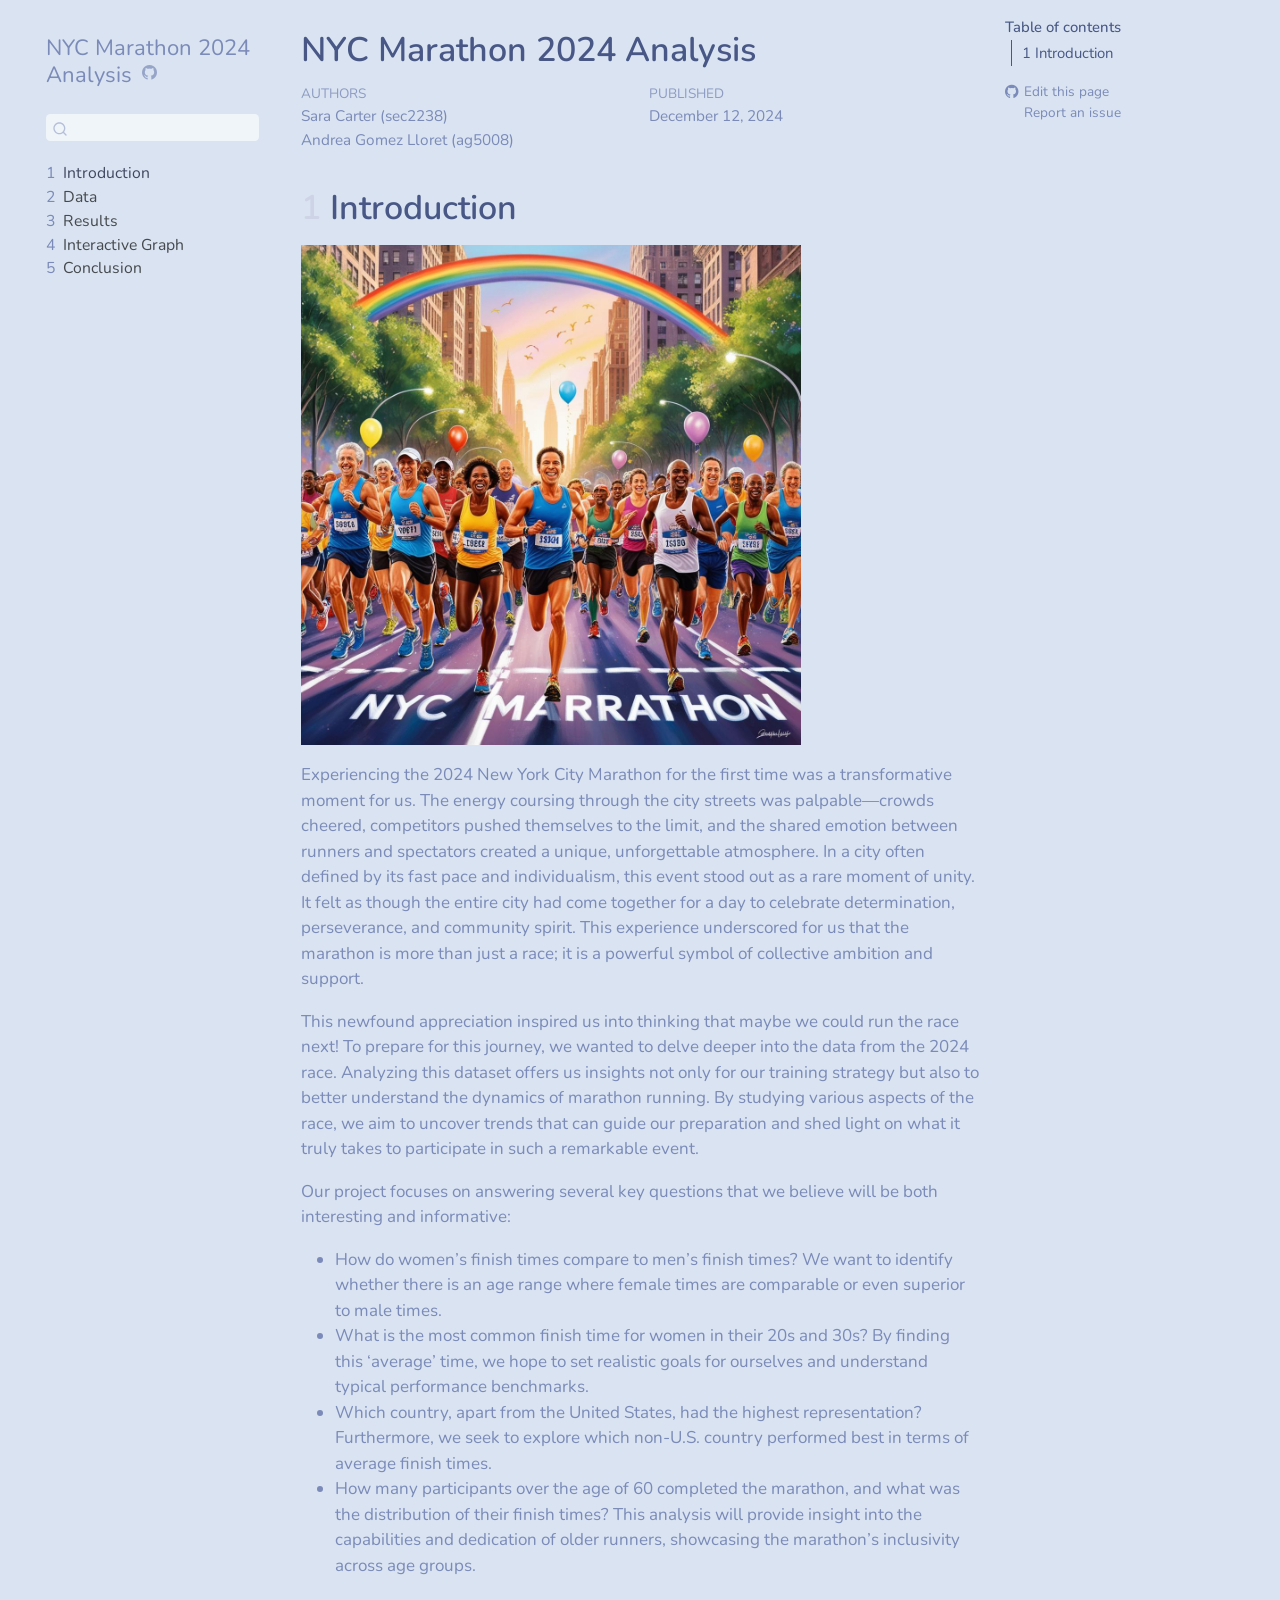
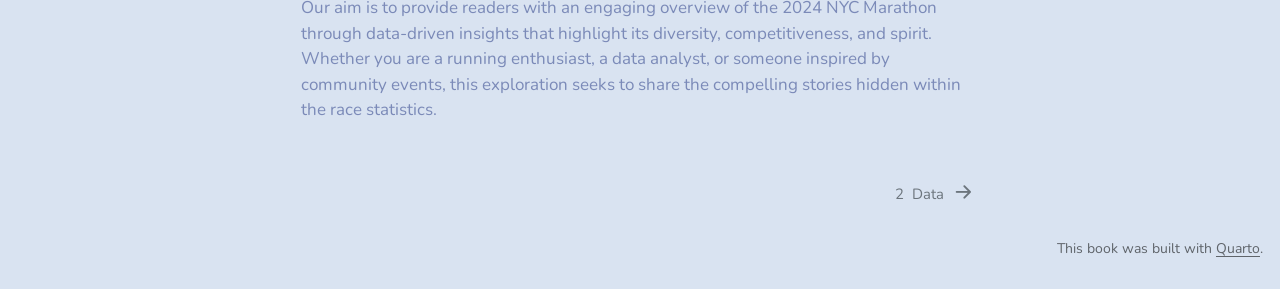
<file: docs/index.html>
<!DOCTYPE html>
<html xmlns="http://www.w3.org/1999/xhtml" lang="en" xml:lang="en"><head>

<meta charset="utf-8">
<meta name="generator" content="quarto-1.5.57">

<meta name="viewport" content="width=device-width, initial-scale=1.0, user-scalable=yes">

<meta name="author" content="Sara Carter (sec2238)">
<meta name="author" content="Andrea Gomez Lloret (ag5008)">
<meta name="dcterms.date" content="2024-12-12">

<title>NYC Marathon 2024 Analysis</title>
<style>
code{white-space: pre-wrap;}
span.smallcaps{font-variant: small-caps;}
div.columns{display: flex; gap: min(4vw, 1.5em);}
div.column{flex: auto; overflow-x: auto;}
div.hanging-indent{margin-left: 1.5em; text-indent: -1.5em;}
ul.task-list{list-style: none;}
ul.task-list li input[type="checkbox"] {
  width: 0.8em;
  margin: 0 0.8em 0.2em -1em; /* quarto-specific, see https://github.com/quarto-dev/quarto-cli/issues/4556 */ 
  vertical-align: middle;
}
</style>


<script src="site_libs/quarto-nav/quarto-nav.js"></script>
<script src="site_libs/quarto-nav/headroom.min.js"></script>
<script src="site_libs/clipboard/clipboard.min.js"></script>
<script src="site_libs/quarto-search/autocomplete.umd.js"></script>
<script src="site_libs/quarto-search/fuse.min.js"></script>
<script src="site_libs/quarto-search/quarto-search.js"></script>
<meta name="quarto:offset" content="./">
<link href="./data.html" rel="next">
<script src="site_libs/quarto-html/quarto.js"></script>
<script src="site_libs/quarto-html/popper.min.js"></script>
<script src="site_libs/quarto-html/tippy.umd.min.js"></script>
<script src="site_libs/quarto-html/anchor.min.js"></script>
<link href="site_libs/quarto-html/tippy.css" rel="stylesheet">
<link href="site_libs/quarto-html/quarto-syntax-highlighting.css" rel="stylesheet" id="quarto-text-highlighting-styles">
<script src="site_libs/bootstrap/bootstrap.min.js"></script>
<link href="site_libs/bootstrap/bootstrap-icons.css" rel="stylesheet">
<link href="site_libs/bootstrap/bootstrap.min.css" rel="stylesheet" id="quarto-bootstrap" data-mode="light">
<script id="quarto-search-options" type="application/json">{
  "location": "sidebar",
  "copy-button": false,
  "collapse-after": 3,
  "panel-placement": "start",
  "type": "textbox",
  "limit": 50,
  "keyboard-shortcut": [
    "f",
    "/",
    "s"
  ],
  "show-item-context": false,
  "language": {
    "search-no-results-text": "No results",
    "search-matching-documents-text": "matching documents",
    "search-copy-link-title": "Copy link to search",
    "search-hide-matches-text": "Hide additional matches",
    "search-more-match-text": "more match in this document",
    "search-more-matches-text": "more matches in this document",
    "search-clear-button-title": "Clear",
    "search-text-placeholder": "",
    "search-detached-cancel-button-title": "Cancel",
    "search-submit-button-title": "Submit",
    "search-label": "Search"
  }
}</script>


</head>

<body class="nav-sidebar floating">

<div id="quarto-search-results"></div>
  <header id="quarto-header" class="headroom fixed-top">
  <nav class="quarto-secondary-nav">
    <div class="container-fluid d-flex">
      <button type="button" class="quarto-btn-toggle btn" data-bs-toggle="collapse" role="button" data-bs-target=".quarto-sidebar-collapse-item" aria-controls="quarto-sidebar" aria-expanded="false" aria-label="Toggle sidebar navigation" onclick="if (window.quartoToggleHeadroom) { window.quartoToggleHeadroom(); }">
        <i class="bi bi-layout-text-sidebar-reverse"></i>
      </button>
        <nav class="quarto-page-breadcrumbs" aria-label="breadcrumb"><ol class="breadcrumb"><li class="breadcrumb-item"><a href="./index.html"><span class="chapter-number">1</span>&nbsp; <span class="chapter-title">Introduction</span></a></li></ol></nav>
        <a class="flex-grow-1" role="navigation" data-bs-toggle="collapse" data-bs-target=".quarto-sidebar-collapse-item" aria-controls="quarto-sidebar" aria-expanded="false" aria-label="Toggle sidebar navigation" onclick="if (window.quartoToggleHeadroom) { window.quartoToggleHeadroom(); }">      
        </a>
      <button type="button" class="btn quarto-search-button" aria-label="Search" onclick="window.quartoOpenSearch();">
        <i class="bi bi-search"></i>
      </button>
    </div>
  </nav>
</header>
<!-- content -->
<div id="quarto-content" class="quarto-container page-columns page-rows-contents page-layout-article">
<!-- sidebar -->
  <nav id="quarto-sidebar" class="sidebar collapse collapse-horizontal quarto-sidebar-collapse-item sidebar-navigation floating overflow-auto">
    <div class="pt-lg-2 mt-2 text-left sidebar-header">
    <div class="sidebar-title mb-0 py-0">
      <a href="./">NYC Marathon 2024 Analysis</a> 
        <div class="sidebar-tools-main">
    <a href="https://github.com/agomezlloret/edav_final_proj.git" title="Source Code" class="quarto-navigation-tool px-1" aria-label="Source Code"><i class="bi bi-github"></i></a>
</div>
    </div>
      </div>
        <div class="mt-2 flex-shrink-0 align-items-center">
        <div class="sidebar-search">
        <div id="quarto-search" class="" title="Search"></div>
        </div>
        </div>
    <div class="sidebar-menu-container"> 
    <ul class="list-unstyled mt-1">
        <li class="sidebar-item">
  <div class="sidebar-item-container"> 
  <a href="./index.html" class="sidebar-item-text sidebar-link active">
 <span class="menu-text"><span class="chapter-number">1</span>&nbsp; <span class="chapter-title">Introduction</span></span></a>
  </div>
</li>
        <li class="sidebar-item">
  <div class="sidebar-item-container"> 
  <a href="./data.html" class="sidebar-item-text sidebar-link">
 <span class="menu-text"><span class="chapter-number">2</span>&nbsp; <span class="chapter-title">Data</span></span></a>
  </div>
</li>
        <li class="sidebar-item">
  <div class="sidebar-item-container"> 
  <a href="./results.html" class="sidebar-item-text sidebar-link">
 <span class="menu-text"><span class="chapter-number">3</span>&nbsp; <span class="chapter-title">Results</span></span></a>
  </div>
</li>
        <li class="sidebar-item">
  <div class="sidebar-item-container"> 
  <a href="./d3graph.html" class="sidebar-item-text sidebar-link">
 <span class="menu-text"><span class="chapter-number">4</span>&nbsp; <span class="chapter-title">Interactive Graph</span></span></a>
  </div>
</li>
        <li class="sidebar-item">
  <div class="sidebar-item-container"> 
  <a href="./conclusion.html" class="sidebar-item-text sidebar-link">
 <span class="menu-text"><span class="chapter-number">5</span>&nbsp; <span class="chapter-title">Conclusion</span></span></a>
  </div>
</li>
    </ul>
    </div>
</nav>
<div id="quarto-sidebar-glass" class="quarto-sidebar-collapse-item" data-bs-toggle="collapse" data-bs-target=".quarto-sidebar-collapse-item"></div>
<!-- margin-sidebar -->
    <div id="quarto-margin-sidebar" class="sidebar margin-sidebar">
        <nav id="TOC" role="doc-toc" class="toc-active">
    <h2 id="toc-title">Table of contents</h2>
   
  <ul>
  <li><a href="#introduction" id="toc-introduction" class="nav-link active" data-scroll-target="#introduction"><span class="header-section-number">1</span> Introduction</a></li>
  </ul>
<div class="toc-actions"><ul><li><a href="https://github.com/agomezlloret/edav_final_proj.git/edit/main/index.qmd" class="toc-action"><i class="bi bi-github"></i>Edit this page</a></li><li><a href="https://github.com/agomezlloret/edav_final_proj.git/issues/new" class="toc-action"><i class="bi empty"></i>Report an issue</a></li></ul></div></nav>
    </div>
<!-- main -->
<main class="content" id="quarto-document-content">

<header id="title-block-header" class="quarto-title-block default">
<div class="quarto-title">
<h1 class="title">NYC Marathon 2024 Analysis</h1>
</div>



<div class="quarto-title-meta">

    <div>
    <div class="quarto-title-meta-heading">Authors</div>
    <div class="quarto-title-meta-contents">
             <p>Sara Carter (sec2238) </p>
             <p>Andrea Gomez Lloret (ag5008) </p>
          </div>
  </div>
    
    <div>
    <div class="quarto-title-meta-heading">Published</div>
    <div class="quarto-title-meta-contents">
      <p class="date">December 12, 2024</p>
    </div>
  </div>
  
    
  </div>
  


</header>


<section id="introduction" class="level1" data-number="1">
<h1 data-number="1"><span class="header-section-number">1</span> Introduction</h1>
<p><img src="EDAV_final_Pic.png" data-align="center" width="500" height="500"></p>
<p>Experiencing the 2024 New York City Marathon for the first time was a transformative moment for us. The energy coursing through the city streets was palpable—crowds cheered, competitors pushed themselves to the limit, and the shared emotion between runners and spectators created a unique, unforgettable atmosphere. In a city often defined by its fast pace and individualism, this event stood out as a rare moment of unity. It felt as though the entire city had come together for a day to celebrate determination, perseverance, and community spirit. This experience underscored for us that the marathon is more than just a race; it is a powerful symbol of collective ambition and support.</p>
<p>This newfound appreciation inspired us into thinking that maybe we could run the race next! To prepare for this journey, we wanted to delve deeper into the data from the 2024 race. Analyzing this dataset offers us insights not only for our training strategy but also to better understand the dynamics of marathon running. By studying various aspects of the race, we aim to uncover trends that can guide our preparation and shed light on what it truly takes to participate in such a remarkable event.</p>
<p>Our project focuses on answering several key questions that we believe will be both interesting and informative:</p>
<ul>
<li>How do women’s finish times compare to men’s finish times? We want to identify whether there is an age range where female times are comparable or even superior to male times.</li>
<li>What is the most common finish time for women in their 20s and 30s? By finding this ‘average’ time, we hope to set realistic goals for ourselves and understand typical performance benchmarks.</li>
<li>Which country, apart from the United States, had the highest representation? Furthermore, we seek to explore which non-U.S. country performed best in terms of average finish times.</li>
<li>How many participants over the age of 60 completed the marathon, and what was the distribution of their finish times? This analysis will provide insight into the capabilities and dedication of older runners, showcasing the marathon’s inclusivity across age groups.</li>
</ul>
<p>Our aim is to provide readers with an engaging overview of the 2024 NYC Marathon through data-driven insights that highlight its diversity, competitiveness, and spirit. Whether you are a running enthusiast, a data analyst, or someone inspired by community events, this exploration seeks to share the compelling stories hidden within the race statistics.</p>


</section>

</main> <!-- /main -->
<script id="quarto-html-after-body" type="application/javascript">
window.document.addEventListener("DOMContentLoaded", function (event) {
  const toggleBodyColorMode = (bsSheetEl) => {
    const mode = bsSheetEl.getAttribute("data-mode");
    const bodyEl = window.document.querySelector("body");
    if (mode === "dark") {
      bodyEl.classList.add("quarto-dark");
      bodyEl.classList.remove("quarto-light");
    } else {
      bodyEl.classList.add("quarto-light");
      bodyEl.classList.remove("quarto-dark");
    }
  }
  const toggleBodyColorPrimary = () => {
    const bsSheetEl = window.document.querySelector("link#quarto-bootstrap");
    if (bsSheetEl) {
      toggleBodyColorMode(bsSheetEl);
    }
  }
  toggleBodyColorPrimary();  
  const icon = "";
  const anchorJS = new window.AnchorJS();
  anchorJS.options = {
    placement: 'right',
    icon: icon
  };
  anchorJS.add('.anchored');
  const isCodeAnnotation = (el) => {
    for (const clz of el.classList) {
      if (clz.startsWith('code-annotation-')) {                     
        return true;
      }
    }
    return false;
  }
  const onCopySuccess = function(e) {
    // button target
    const button = e.trigger;
    // don't keep focus
    button.blur();
    // flash "checked"
    button.classList.add('code-copy-button-checked');
    var currentTitle = button.getAttribute("title");
    button.setAttribute("title", "Copied!");
    let tooltip;
    if (window.bootstrap) {
      button.setAttribute("data-bs-toggle", "tooltip");
      button.setAttribute("data-bs-placement", "left");
      button.setAttribute("data-bs-title", "Copied!");
      tooltip = new bootstrap.Tooltip(button, 
        { trigger: "manual", 
          customClass: "code-copy-button-tooltip",
          offset: [0, -8]});
      tooltip.show();    
    }
    setTimeout(function() {
      if (tooltip) {
        tooltip.hide();
        button.removeAttribute("data-bs-title");
        button.removeAttribute("data-bs-toggle");
        button.removeAttribute("data-bs-placement");
      }
      button.setAttribute("title", currentTitle);
      button.classList.remove('code-copy-button-checked');
    }, 1000);
    // clear code selection
    e.clearSelection();
  }
  const getTextToCopy = function(trigger) {
      const codeEl = trigger.previousElementSibling.cloneNode(true);
      for (const childEl of codeEl.children) {
        if (isCodeAnnotation(childEl)) {
          childEl.remove();
        }
      }
      return codeEl.innerText;
  }
  const clipboard = new window.ClipboardJS('.code-copy-button:not([data-in-quarto-modal])', {
    text: getTextToCopy
  });
  clipboard.on('success', onCopySuccess);
  if (window.document.getElementById('quarto-embedded-source-code-modal')) {
    // For code content inside modals, clipBoardJS needs to be initialized with a container option
    // TODO: Check when it could be a function (https://github.com/zenorocha/clipboard.js/issues/860)
    const clipboardModal = new window.ClipboardJS('.code-copy-button[data-in-quarto-modal]', {
      text: getTextToCopy,
      container: window.document.getElementById('quarto-embedded-source-code-modal')
    });
    clipboardModal.on('success', onCopySuccess);
  }
    var localhostRegex = new RegExp(/^(?:http|https):\/\/localhost\:?[0-9]*\//);
    var mailtoRegex = new RegExp(/^mailto:/);
      var filterRegex = new RegExp('/' + window.location.host + '/');
    var isInternal = (href) => {
        return filterRegex.test(href) || localhostRegex.test(href) || mailtoRegex.test(href);
    }
    // Inspect non-navigation links and adorn them if external
 	var links = window.document.querySelectorAll('a[href]:not(.nav-link):not(.navbar-brand):not(.toc-action):not(.sidebar-link):not(.sidebar-item-toggle):not(.pagination-link):not(.no-external):not([aria-hidden]):not(.dropdown-item):not(.quarto-navigation-tool):not(.about-link)');
    for (var i=0; i<links.length; i++) {
      const link = links[i];
      if (!isInternal(link.href)) {
        // undo the damage that might have been done by quarto-nav.js in the case of
        // links that we want to consider external
        if (link.dataset.originalHref !== undefined) {
          link.href = link.dataset.originalHref;
        }
      }
    }
  function tippyHover(el, contentFn, onTriggerFn, onUntriggerFn) {
    const config = {
      allowHTML: true,
      maxWidth: 500,
      delay: 100,
      arrow: false,
      appendTo: function(el) {
          return el.parentElement;
      },
      interactive: true,
      interactiveBorder: 10,
      theme: 'quarto',
      placement: 'bottom-start',
    };
    if (contentFn) {
      config.content = contentFn;
    }
    if (onTriggerFn) {
      config.onTrigger = onTriggerFn;
    }
    if (onUntriggerFn) {
      config.onUntrigger = onUntriggerFn;
    }
    window.tippy(el, config); 
  }
  const noterefs = window.document.querySelectorAll('a[role="doc-noteref"]');
  for (var i=0; i<noterefs.length; i++) {
    const ref = noterefs[i];
    tippyHover(ref, function() {
      // use id or data attribute instead here
      let href = ref.getAttribute('data-footnote-href') || ref.getAttribute('href');
      try { href = new URL(href).hash; } catch {}
      const id = href.replace(/^#\/?/, "");
      const note = window.document.getElementById(id);
      if (note) {
        return note.innerHTML;
      } else {
        return "";
      }
    });
  }
  const xrefs = window.document.querySelectorAll('a.quarto-xref');
  const processXRef = (id, note) => {
    // Strip column container classes
    const stripColumnClz = (el) => {
      el.classList.remove("page-full", "page-columns");
      if (el.children) {
        for (const child of el.children) {
          stripColumnClz(child);
        }
      }
    }
    stripColumnClz(note)
    if (id === null || id.startsWith('sec-')) {
      // Special case sections, only their first couple elements
      const container = document.createElement("div");
      if (note.children && note.children.length > 2) {
        container.appendChild(note.children[0].cloneNode(true));
        for (let i = 1; i < note.children.length; i++) {
          const child = note.children[i];
          if (child.tagName === "P" && child.innerText === "") {
            continue;
          } else {
            container.appendChild(child.cloneNode(true));
            break;
          }
        }
        if (window.Quarto?.typesetMath) {
          window.Quarto.typesetMath(container);
        }
        return container.innerHTML
      } else {
        if (window.Quarto?.typesetMath) {
          window.Quarto.typesetMath(note);
        }
        return note.innerHTML;
      }
    } else {
      // Remove any anchor links if they are present
      const anchorLink = note.querySelector('a.anchorjs-link');
      if (anchorLink) {
        anchorLink.remove();
      }
      if (window.Quarto?.typesetMath) {
        window.Quarto.typesetMath(note);
      }
      // TODO in 1.5, we should make sure this works without a callout special case
      if (note.classList.contains("callout")) {
        return note.outerHTML;
      } else {
        return note.innerHTML;
      }
    }
  }
  for (var i=0; i<xrefs.length; i++) {
    const xref = xrefs[i];
    tippyHover(xref, undefined, function(instance) {
      instance.disable();
      let url = xref.getAttribute('href');
      let hash = undefined; 
      if (url.startsWith('#')) {
        hash = url;
      } else {
        try { hash = new URL(url).hash; } catch {}
      }
      if (hash) {
        const id = hash.replace(/^#\/?/, "");
        const note = window.document.getElementById(id);
        if (note !== null) {
          try {
            const html = processXRef(id, note.cloneNode(true));
            instance.setContent(html);
          } finally {
            instance.enable();
            instance.show();
          }
        } else {
          // See if we can fetch this
          fetch(url.split('#')[0])
          .then(res => res.text())
          .then(html => {
            const parser = new DOMParser();
            const htmlDoc = parser.parseFromString(html, "text/html");
            const note = htmlDoc.getElementById(id);
            if (note !== null) {
              const html = processXRef(id, note);
              instance.setContent(html);
            } 
          }).finally(() => {
            instance.enable();
            instance.show();
          });
        }
      } else {
        // See if we can fetch a full url (with no hash to target)
        // This is a special case and we should probably do some content thinning / targeting
        fetch(url)
        .then(res => res.text())
        .then(html => {
          const parser = new DOMParser();
          const htmlDoc = parser.parseFromString(html, "text/html");
          const note = htmlDoc.querySelector('main.content');
          if (note !== null) {
            // This should only happen for chapter cross references
            // (since there is no id in the URL)
            // remove the first header
            if (note.children.length > 0 && note.children[0].tagName === "HEADER") {
              note.children[0].remove();
            }
            const html = processXRef(null, note);
            instance.setContent(html);
          } 
        }).finally(() => {
          instance.enable();
          instance.show();
        });
      }
    }, function(instance) {
    });
  }
      let selectedAnnoteEl;
      const selectorForAnnotation = ( cell, annotation) => {
        let cellAttr = 'data-code-cell="' + cell + '"';
        let lineAttr = 'data-code-annotation="' +  annotation + '"';
        const selector = 'span[' + cellAttr + '][' + lineAttr + ']';
        return selector;
      }
      const selectCodeLines = (annoteEl) => {
        const doc = window.document;
        const targetCell = annoteEl.getAttribute("data-target-cell");
        const targetAnnotation = annoteEl.getAttribute("data-target-annotation");
        const annoteSpan = window.document.querySelector(selectorForAnnotation(targetCell, targetAnnotation));
        const lines = annoteSpan.getAttribute("data-code-lines").split(",");
        const lineIds = lines.map((line) => {
          return targetCell + "-" + line;
        })
        let top = null;
        let height = null;
        let parent = null;
        if (lineIds.length > 0) {
            //compute the position of the single el (top and bottom and make a div)
            const el = window.document.getElementById(lineIds[0]);
            top = el.offsetTop;
            height = el.offsetHeight;
            parent = el.parentElement.parentElement;
          if (lineIds.length > 1) {
            const lastEl = window.document.getElementById(lineIds[lineIds.length - 1]);
            const bottom = lastEl.offsetTop + lastEl.offsetHeight;
            height = bottom - top;
          }
          if (top !== null && height !== null && parent !== null) {
            // cook up a div (if necessary) and position it 
            let div = window.document.getElementById("code-annotation-line-highlight");
            if (div === null) {
              div = window.document.createElement("div");
              div.setAttribute("id", "code-annotation-line-highlight");
              div.style.position = 'absolute';
              parent.appendChild(div);
            }
            div.style.top = top - 2 + "px";
            div.style.height = height + 4 + "px";
            div.style.left = 0;
            let gutterDiv = window.document.getElementById("code-annotation-line-highlight-gutter");
            if (gutterDiv === null) {
              gutterDiv = window.document.createElement("div");
              gutterDiv.setAttribute("id", "code-annotation-line-highlight-gutter");
              gutterDiv.style.position = 'absolute';
              const codeCell = window.document.getElementById(targetCell);
              const gutter = codeCell.querySelector('.code-annotation-gutter');
              gutter.appendChild(gutterDiv);
            }
            gutterDiv.style.top = top - 2 + "px";
            gutterDiv.style.height = height + 4 + "px";
          }
          selectedAnnoteEl = annoteEl;
        }
      };
      const unselectCodeLines = () => {
        const elementsIds = ["code-annotation-line-highlight", "code-annotation-line-highlight-gutter"];
        elementsIds.forEach((elId) => {
          const div = window.document.getElementById(elId);
          if (div) {
            div.remove();
          }
        });
        selectedAnnoteEl = undefined;
      };
        // Handle positioning of the toggle
    window.addEventListener(
      "resize",
      throttle(() => {
        elRect = undefined;
        if (selectedAnnoteEl) {
          selectCodeLines(selectedAnnoteEl);
        }
      }, 10)
    );
    function throttle(fn, ms) {
    let throttle = false;
    let timer;
      return (...args) => {
        if(!throttle) { // first call gets through
            fn.apply(this, args);
            throttle = true;
        } else { // all the others get throttled
            if(timer) clearTimeout(timer); // cancel #2
            timer = setTimeout(() => {
              fn.apply(this, args);
              timer = throttle = false;
            }, ms);
        }
      };
    }
      // Attach click handler to the DT
      const annoteDls = window.document.querySelectorAll('dt[data-target-cell]');
      for (const annoteDlNode of annoteDls) {
        annoteDlNode.addEventListener('click', (event) => {
          const clickedEl = event.target;
          if (clickedEl !== selectedAnnoteEl) {
            unselectCodeLines();
            const activeEl = window.document.querySelector('dt[data-target-cell].code-annotation-active');
            if (activeEl) {
              activeEl.classList.remove('code-annotation-active');
            }
            selectCodeLines(clickedEl);
            clickedEl.classList.add('code-annotation-active');
          } else {
            // Unselect the line
            unselectCodeLines();
            clickedEl.classList.remove('code-annotation-active');
          }
        });
      }
  const findCites = (el) => {
    const parentEl = el.parentElement;
    if (parentEl) {
      const cites = parentEl.dataset.cites;
      if (cites) {
        return {
          el,
          cites: cites.split(' ')
        };
      } else {
        return findCites(el.parentElement)
      }
    } else {
      return undefined;
    }
  };
  var bibliorefs = window.document.querySelectorAll('a[role="doc-biblioref"]');
  for (var i=0; i<bibliorefs.length; i++) {
    const ref = bibliorefs[i];
    const citeInfo = findCites(ref);
    if (citeInfo) {
      tippyHover(citeInfo.el, function() {
        var popup = window.document.createElement('div');
        citeInfo.cites.forEach(function(cite) {
          var citeDiv = window.document.createElement('div');
          citeDiv.classList.add('hanging-indent');
          citeDiv.classList.add('csl-entry');
          var biblioDiv = window.document.getElementById('ref-' + cite);
          if (biblioDiv) {
            citeDiv.innerHTML = biblioDiv.innerHTML;
          }
          popup.appendChild(citeDiv);
        });
        return popup.innerHTML;
      });
    }
  }
});
</script>
<nav class="page-navigation">
  <div class="nav-page nav-page-previous">
  </div>
  <div class="nav-page nav-page-next">
      <a href="./data.html" class="pagination-link" aria-label="Data">
        <span class="nav-page-text"><span class="chapter-number">2</span>&nbsp; <span class="chapter-title">Data</span></span> <i class="bi bi-arrow-right-short"></i>
      </a>
  </div>
</nav>
</div> <!-- /content -->
<footer class="footer">
  <div class="nav-footer">
    <div class="nav-footer-left">
      &nbsp;
    </div>   
    <div class="nav-footer-center">
      &nbsp;
    <div class="toc-actions d-sm-block d-md-none"><ul><li><a href="https://github.com/agomezlloret/edav_final_proj.git/edit/main/index.qmd" class="toc-action"><i class="bi bi-github"></i>Edit this page</a></li><li><a href="https://github.com/agomezlloret/edav_final_proj.git/issues/new" class="toc-action"><i class="bi empty"></i>Report an issue</a></li></ul></div></div>
    <div class="nav-footer-right">
<p>This book was built with <a href="https://quarto.org/">Quarto</a>.</p>
</div>
  </div>
</footer>




</body></html>
</file>
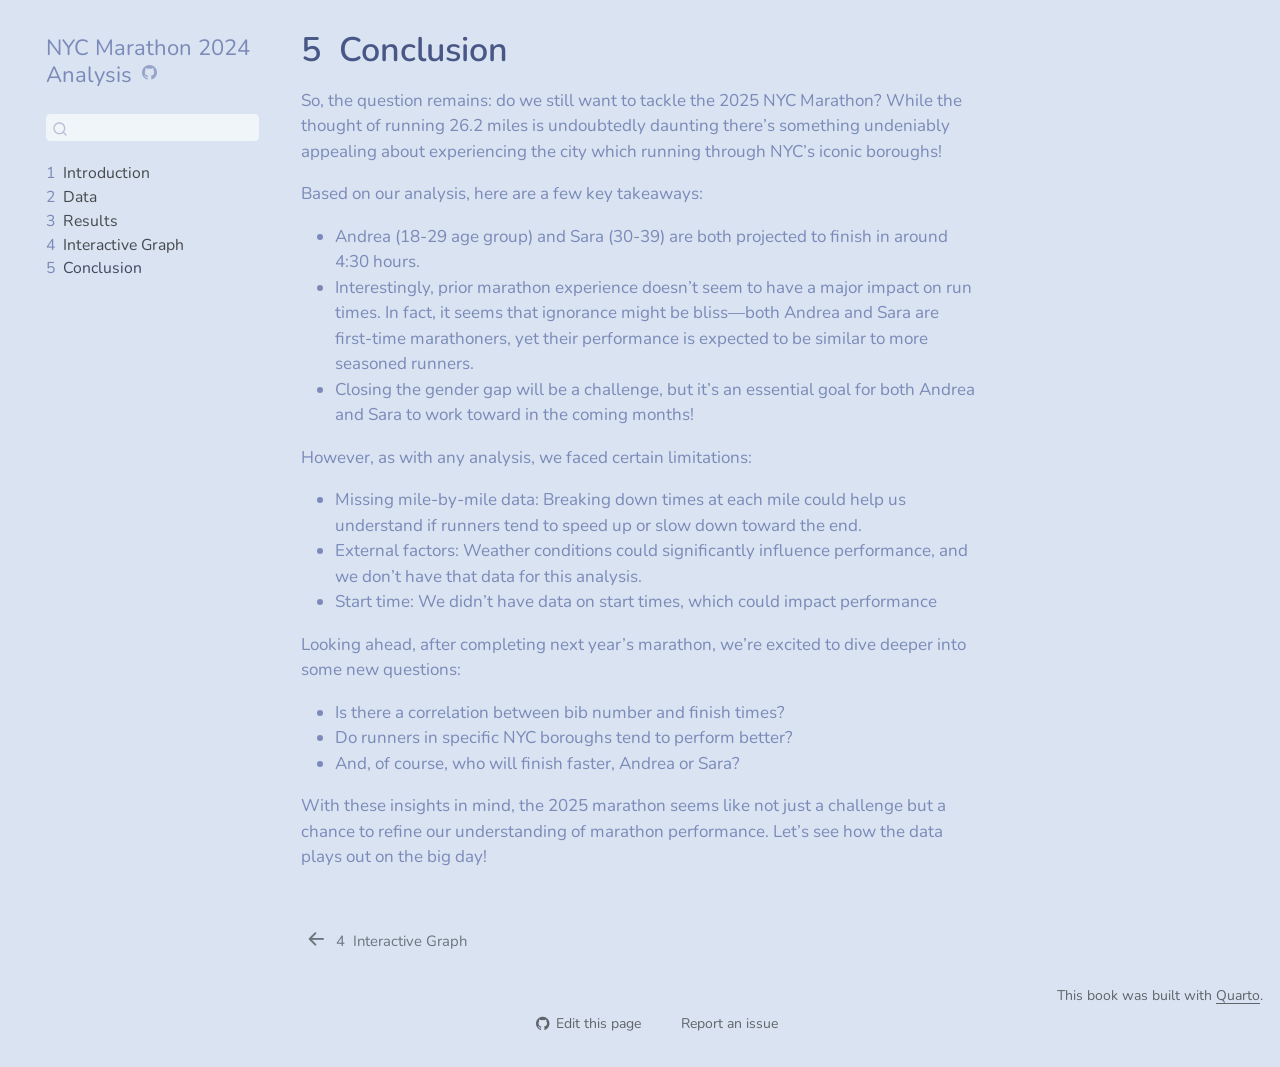
<file: docs/conclusion.html>
<!DOCTYPE html>
<html xmlns="http://www.w3.org/1999/xhtml" lang="en" xml:lang="en"><head>

<meta charset="utf-8">
<meta name="generator" content="quarto-1.5.57">

<meta name="viewport" content="width=device-width, initial-scale=1.0, user-scalable=yes">


<title>5&nbsp; Conclusion – NYC Marathon 2024 Analysis</title>
<style>
code{white-space: pre-wrap;}
span.smallcaps{font-variant: small-caps;}
div.columns{display: flex; gap: min(4vw, 1.5em);}
div.column{flex: auto; overflow-x: auto;}
div.hanging-indent{margin-left: 1.5em; text-indent: -1.5em;}
ul.task-list{list-style: none;}
ul.task-list li input[type="checkbox"] {
  width: 0.8em;
  margin: 0 0.8em 0.2em -1em; /* quarto-specific, see https://github.com/quarto-dev/quarto-cli/issues/4556 */ 
  vertical-align: middle;
}
</style>


<script src="site_libs/quarto-nav/quarto-nav.js"></script>
<script src="site_libs/quarto-nav/headroom.min.js"></script>
<script src="site_libs/clipboard/clipboard.min.js"></script>
<script src="site_libs/quarto-search/autocomplete.umd.js"></script>
<script src="site_libs/quarto-search/fuse.min.js"></script>
<script src="site_libs/quarto-search/quarto-search.js"></script>
<meta name="quarto:offset" content="./">
<link href="./d3graph.html" rel="prev">
<script src="site_libs/quarto-html/quarto.js"></script>
<script src="site_libs/quarto-html/popper.min.js"></script>
<script src="site_libs/quarto-html/tippy.umd.min.js"></script>
<script src="site_libs/quarto-html/anchor.min.js"></script>
<link href="site_libs/quarto-html/tippy.css" rel="stylesheet">
<link href="site_libs/quarto-html/quarto-syntax-highlighting.css" rel="stylesheet" id="quarto-text-highlighting-styles">
<script src="site_libs/bootstrap/bootstrap.min.js"></script>
<link href="site_libs/bootstrap/bootstrap-icons.css" rel="stylesheet">
<link href="site_libs/bootstrap/bootstrap.min.css" rel="stylesheet" id="quarto-bootstrap" data-mode="light">
<script id="quarto-search-options" type="application/json">{
  "location": "sidebar",
  "copy-button": false,
  "collapse-after": 3,
  "panel-placement": "start",
  "type": "textbox",
  "limit": 50,
  "keyboard-shortcut": [
    "f",
    "/",
    "s"
  ],
  "show-item-context": false,
  "language": {
    "search-no-results-text": "No results",
    "search-matching-documents-text": "matching documents",
    "search-copy-link-title": "Copy link to search",
    "search-hide-matches-text": "Hide additional matches",
    "search-more-match-text": "more match in this document",
    "search-more-matches-text": "more matches in this document",
    "search-clear-button-title": "Clear",
    "search-text-placeholder": "",
    "search-detached-cancel-button-title": "Cancel",
    "search-submit-button-title": "Submit",
    "search-label": "Search"
  }
}</script>


</head>

<body class="nav-sidebar floating">

<div id="quarto-search-results"></div>
  <header id="quarto-header" class="headroom fixed-top">
  <nav class="quarto-secondary-nav">
    <div class="container-fluid d-flex">
      <button type="button" class="quarto-btn-toggle btn" data-bs-toggle="collapse" role="button" data-bs-target=".quarto-sidebar-collapse-item" aria-controls="quarto-sidebar" aria-expanded="false" aria-label="Toggle sidebar navigation" onclick="if (window.quartoToggleHeadroom) { window.quartoToggleHeadroom(); }">
        <i class="bi bi-layout-text-sidebar-reverse"></i>
      </button>
        <nav class="quarto-page-breadcrumbs" aria-label="breadcrumb"><ol class="breadcrumb"><li class="breadcrumb-item"><a href="./conclusion.html"><span class="chapter-number">5</span>&nbsp; <span class="chapter-title">Conclusion</span></a></li></ol></nav>
        <a class="flex-grow-1" role="navigation" data-bs-toggle="collapse" data-bs-target=".quarto-sidebar-collapse-item" aria-controls="quarto-sidebar" aria-expanded="false" aria-label="Toggle sidebar navigation" onclick="if (window.quartoToggleHeadroom) { window.quartoToggleHeadroom(); }">      
        </a>
      <button type="button" class="btn quarto-search-button" aria-label="Search" onclick="window.quartoOpenSearch();">
        <i class="bi bi-search"></i>
      </button>
    </div>
  </nav>
</header>
<!-- content -->
<div id="quarto-content" class="quarto-container page-columns page-rows-contents page-layout-article">
<!-- sidebar -->
  <nav id="quarto-sidebar" class="sidebar collapse collapse-horizontal quarto-sidebar-collapse-item sidebar-navigation floating overflow-auto">
    <div class="pt-lg-2 mt-2 text-left sidebar-header">
    <div class="sidebar-title mb-0 py-0">
      <a href="./">NYC Marathon 2024 Analysis</a> 
        <div class="sidebar-tools-main">
    <a href="https://github.com/agomezlloret/edav_final_proj.git" title="Source Code" class="quarto-navigation-tool px-1" aria-label="Source Code"><i class="bi bi-github"></i></a>
</div>
    </div>
      </div>
        <div class="mt-2 flex-shrink-0 align-items-center">
        <div class="sidebar-search">
        <div id="quarto-search" class="" title="Search"></div>
        </div>
        </div>
    <div class="sidebar-menu-container"> 
    <ul class="list-unstyled mt-1">
        <li class="sidebar-item">
  <div class="sidebar-item-container"> 
  <a href="./index.html" class="sidebar-item-text sidebar-link">
 <span class="menu-text"><span class="chapter-number">1</span>&nbsp; <span class="chapter-title">Introduction</span></span></a>
  </div>
</li>
        <li class="sidebar-item">
  <div class="sidebar-item-container"> 
  <a href="./data.html" class="sidebar-item-text sidebar-link">
 <span class="menu-text"><span class="chapter-number">2</span>&nbsp; <span class="chapter-title">Data</span></span></a>
  </div>
</li>
        <li class="sidebar-item">
  <div class="sidebar-item-container"> 
  <a href="./results.html" class="sidebar-item-text sidebar-link">
 <span class="menu-text"><span class="chapter-number">3</span>&nbsp; <span class="chapter-title">Results</span></span></a>
  </div>
</li>
        <li class="sidebar-item">
  <div class="sidebar-item-container"> 
  <a href="./d3graph.html" class="sidebar-item-text sidebar-link">
 <span class="menu-text"><span class="chapter-number">4</span>&nbsp; <span class="chapter-title">Interactive Graph</span></span></a>
  </div>
</li>
        <li class="sidebar-item">
  <div class="sidebar-item-container"> 
  <a href="./conclusion.html" class="sidebar-item-text sidebar-link active">
 <span class="menu-text"><span class="chapter-number">5</span>&nbsp; <span class="chapter-title">Conclusion</span></span></a>
  </div>
</li>
    </ul>
    </div>
</nav>
<div id="quarto-sidebar-glass" class="quarto-sidebar-collapse-item" data-bs-toggle="collapse" data-bs-target=".quarto-sidebar-collapse-item"></div>
<!-- margin-sidebar -->
    <div id="quarto-margin-sidebar" class="sidebar margin-sidebar zindex-bottom">
        
    </div>
<!-- main -->
<main class="content" id="quarto-document-content">

<header id="title-block-header" class="quarto-title-block default">
<div class="quarto-title">
<h1 class="title"><span class="chapter-number">5</span>&nbsp; <span class="chapter-title">Conclusion</span></h1>
</div>



<div class="quarto-title-meta">

    
  
    
  </div>
  


</header>


<p>So, the question remains: do we still want to tackle the 2025 NYC Marathon? While the thought of running 26.2 miles is undoubtedly daunting there’s something undeniably appealing about experiencing the city which running through NYC’s iconic boroughs!</p>
<p>Based on our analysis, here are a few key takeaways:</p>
<ul>
<li>Andrea (18-29 age group) and Sara (30-39) are both projected to finish in around 4:30 hours.</li>
<li>Interestingly, prior marathon experience doesn’t seem to have a major impact on run times. In fact, it seems that ignorance might be bliss—both Andrea and Sara are first-time marathoners, yet their performance is expected to be similar to more seasoned runners.</li>
<li>Closing the gender gap will be a challenge, but it’s an essential goal for both Andrea and Sara to work toward in the coming months!</li>
</ul>
<p>However, as with any analysis, we faced certain limitations:</p>
<ul>
<li>Missing mile-by-mile data: Breaking down times at each mile could help us understand if runners tend to speed up or slow down toward the end.</li>
<li>External factors: Weather conditions could significantly influence performance, and we don’t have that data for this analysis.</li>
<li>Start time: We didn’t have data on start times, which could impact performance</li>
</ul>
<p>Looking ahead, after completing next year’s marathon, we’re excited to dive deeper into some new questions:</p>
<ul>
<li>Is there a correlation between bib number and finish times?</li>
<li>Do runners in specific NYC boroughs tend to perform better?</li>
<li>And, of course, who will finish faster, Andrea or Sara?</li>
</ul>
<p>With these insights in mind, the 2025 marathon seems like not just a challenge but a chance to refine our understanding of marathon performance. Let’s see how the data plays out on the big day!</p>



</main> <!-- /main -->
<script id="quarto-html-after-body" type="application/javascript">
window.document.addEventListener("DOMContentLoaded", function (event) {
  const toggleBodyColorMode = (bsSheetEl) => {
    const mode = bsSheetEl.getAttribute("data-mode");
    const bodyEl = window.document.querySelector("body");
    if (mode === "dark") {
      bodyEl.classList.add("quarto-dark");
      bodyEl.classList.remove("quarto-light");
    } else {
      bodyEl.classList.add("quarto-light");
      bodyEl.classList.remove("quarto-dark");
    }
  }
  const toggleBodyColorPrimary = () => {
    const bsSheetEl = window.document.querySelector("link#quarto-bootstrap");
    if (bsSheetEl) {
      toggleBodyColorMode(bsSheetEl);
    }
  }
  toggleBodyColorPrimary();  
  const icon = "";
  const anchorJS = new window.AnchorJS();
  anchorJS.options = {
    placement: 'right',
    icon: icon
  };
  anchorJS.add('.anchored');
  const isCodeAnnotation = (el) => {
    for (const clz of el.classList) {
      if (clz.startsWith('code-annotation-')) {                     
        return true;
      }
    }
    return false;
  }
  const onCopySuccess = function(e) {
    // button target
    const button = e.trigger;
    // don't keep focus
    button.blur();
    // flash "checked"
    button.classList.add('code-copy-button-checked');
    var currentTitle = button.getAttribute("title");
    button.setAttribute("title", "Copied!");
    let tooltip;
    if (window.bootstrap) {
      button.setAttribute("data-bs-toggle", "tooltip");
      button.setAttribute("data-bs-placement", "left");
      button.setAttribute("data-bs-title", "Copied!");
      tooltip = new bootstrap.Tooltip(button, 
        { trigger: "manual", 
          customClass: "code-copy-button-tooltip",
          offset: [0, -8]});
      tooltip.show();    
    }
    setTimeout(function() {
      if (tooltip) {
        tooltip.hide();
        button.removeAttribute("data-bs-title");
        button.removeAttribute("data-bs-toggle");
        button.removeAttribute("data-bs-placement");
      }
      button.setAttribute("title", currentTitle);
      button.classList.remove('code-copy-button-checked');
    }, 1000);
    // clear code selection
    e.clearSelection();
  }
  const getTextToCopy = function(trigger) {
      const codeEl = trigger.previousElementSibling.cloneNode(true);
      for (const childEl of codeEl.children) {
        if (isCodeAnnotation(childEl)) {
          childEl.remove();
        }
      }
      return codeEl.innerText;
  }
  const clipboard = new window.ClipboardJS('.code-copy-button:not([data-in-quarto-modal])', {
    text: getTextToCopy
  });
  clipboard.on('success', onCopySuccess);
  if (window.document.getElementById('quarto-embedded-source-code-modal')) {
    // For code content inside modals, clipBoardJS needs to be initialized with a container option
    // TODO: Check when it could be a function (https://github.com/zenorocha/clipboard.js/issues/860)
    const clipboardModal = new window.ClipboardJS('.code-copy-button[data-in-quarto-modal]', {
      text: getTextToCopy,
      container: window.document.getElementById('quarto-embedded-source-code-modal')
    });
    clipboardModal.on('success', onCopySuccess);
  }
    var localhostRegex = new RegExp(/^(?:http|https):\/\/localhost\:?[0-9]*\//);
    var mailtoRegex = new RegExp(/^mailto:/);
      var filterRegex = new RegExp('/' + window.location.host + '/');
    var isInternal = (href) => {
        return filterRegex.test(href) || localhostRegex.test(href) || mailtoRegex.test(href);
    }
    // Inspect non-navigation links and adorn them if external
 	var links = window.document.querySelectorAll('a[href]:not(.nav-link):not(.navbar-brand):not(.toc-action):not(.sidebar-link):not(.sidebar-item-toggle):not(.pagination-link):not(.no-external):not([aria-hidden]):not(.dropdown-item):not(.quarto-navigation-tool):not(.about-link)');
    for (var i=0; i<links.length; i++) {
      const link = links[i];
      if (!isInternal(link.href)) {
        // undo the damage that might have been done by quarto-nav.js in the case of
        // links that we want to consider external
        if (link.dataset.originalHref !== undefined) {
          link.href = link.dataset.originalHref;
        }
      }
    }
  function tippyHover(el, contentFn, onTriggerFn, onUntriggerFn) {
    const config = {
      allowHTML: true,
      maxWidth: 500,
      delay: 100,
      arrow: false,
      appendTo: function(el) {
          return el.parentElement;
      },
      interactive: true,
      interactiveBorder: 10,
      theme: 'quarto',
      placement: 'bottom-start',
    };
    if (contentFn) {
      config.content = contentFn;
    }
    if (onTriggerFn) {
      config.onTrigger = onTriggerFn;
    }
    if (onUntriggerFn) {
      config.onUntrigger = onUntriggerFn;
    }
    window.tippy(el, config); 
  }
  const noterefs = window.document.querySelectorAll('a[role="doc-noteref"]');
  for (var i=0; i<noterefs.length; i++) {
    const ref = noterefs[i];
    tippyHover(ref, function() {
      // use id or data attribute instead here
      let href = ref.getAttribute('data-footnote-href') || ref.getAttribute('href');
      try { href = new URL(href).hash; } catch {}
      const id = href.replace(/^#\/?/, "");
      const note = window.document.getElementById(id);
      if (note) {
        return note.innerHTML;
      } else {
        return "";
      }
    });
  }
  const xrefs = window.document.querySelectorAll('a.quarto-xref');
  const processXRef = (id, note) => {
    // Strip column container classes
    const stripColumnClz = (el) => {
      el.classList.remove("page-full", "page-columns");
      if (el.children) {
        for (const child of el.children) {
          stripColumnClz(child);
        }
      }
    }
    stripColumnClz(note)
    if (id === null || id.startsWith('sec-')) {
      // Special case sections, only their first couple elements
      const container = document.createElement("div");
      if (note.children && note.children.length > 2) {
        container.appendChild(note.children[0].cloneNode(true));
        for (let i = 1; i < note.children.length; i++) {
          const child = note.children[i];
          if (child.tagName === "P" && child.innerText === "") {
            continue;
          } else {
            container.appendChild(child.cloneNode(true));
            break;
          }
        }
        if (window.Quarto?.typesetMath) {
          window.Quarto.typesetMath(container);
        }
        return container.innerHTML
      } else {
        if (window.Quarto?.typesetMath) {
          window.Quarto.typesetMath(note);
        }
        return note.innerHTML;
      }
    } else {
      // Remove any anchor links if they are present
      const anchorLink = note.querySelector('a.anchorjs-link');
      if (anchorLink) {
        anchorLink.remove();
      }
      if (window.Quarto?.typesetMath) {
        window.Quarto.typesetMath(note);
      }
      // TODO in 1.5, we should make sure this works without a callout special case
      if (note.classList.contains("callout")) {
        return note.outerHTML;
      } else {
        return note.innerHTML;
      }
    }
  }
  for (var i=0; i<xrefs.length; i++) {
    const xref = xrefs[i];
    tippyHover(xref, undefined, function(instance) {
      instance.disable();
      let url = xref.getAttribute('href');
      let hash = undefined; 
      if (url.startsWith('#')) {
        hash = url;
      } else {
        try { hash = new URL(url).hash; } catch {}
      }
      if (hash) {
        const id = hash.replace(/^#\/?/, "");
        const note = window.document.getElementById(id);
        if (note !== null) {
          try {
            const html = processXRef(id, note.cloneNode(true));
            instance.setContent(html);
          } finally {
            instance.enable();
            instance.show();
          }
        } else {
          // See if we can fetch this
          fetch(url.split('#')[0])
          .then(res => res.text())
          .then(html => {
            const parser = new DOMParser();
            const htmlDoc = parser.parseFromString(html, "text/html");
            const note = htmlDoc.getElementById(id);
            if (note !== null) {
              const html = processXRef(id, note);
              instance.setContent(html);
            } 
          }).finally(() => {
            instance.enable();
            instance.show();
          });
        }
      } else {
        // See if we can fetch a full url (with no hash to target)
        // This is a special case and we should probably do some content thinning / targeting
        fetch(url)
        .then(res => res.text())
        .then(html => {
          const parser = new DOMParser();
          const htmlDoc = parser.parseFromString(html, "text/html");
          const note = htmlDoc.querySelector('main.content');
          if (note !== null) {
            // This should only happen for chapter cross references
            // (since there is no id in the URL)
            // remove the first header
            if (note.children.length > 0 && note.children[0].tagName === "HEADER") {
              note.children[0].remove();
            }
            const html = processXRef(null, note);
            instance.setContent(html);
          } 
        }).finally(() => {
          instance.enable();
          instance.show();
        });
      }
    }, function(instance) {
    });
  }
      let selectedAnnoteEl;
      const selectorForAnnotation = ( cell, annotation) => {
        let cellAttr = 'data-code-cell="' + cell + '"';
        let lineAttr = 'data-code-annotation="' +  annotation + '"';
        const selector = 'span[' + cellAttr + '][' + lineAttr + ']';
        return selector;
      }
      const selectCodeLines = (annoteEl) => {
        const doc = window.document;
        const targetCell = annoteEl.getAttribute("data-target-cell");
        const targetAnnotation = annoteEl.getAttribute("data-target-annotation");
        const annoteSpan = window.document.querySelector(selectorForAnnotation(targetCell, targetAnnotation));
        const lines = annoteSpan.getAttribute("data-code-lines").split(",");
        const lineIds = lines.map((line) => {
          return targetCell + "-" + line;
        })
        let top = null;
        let height = null;
        let parent = null;
        if (lineIds.length > 0) {
            //compute the position of the single el (top and bottom and make a div)
            const el = window.document.getElementById(lineIds[0]);
            top = el.offsetTop;
            height = el.offsetHeight;
            parent = el.parentElement.parentElement;
          if (lineIds.length > 1) {
            const lastEl = window.document.getElementById(lineIds[lineIds.length - 1]);
            const bottom = lastEl.offsetTop + lastEl.offsetHeight;
            height = bottom - top;
          }
          if (top !== null && height !== null && parent !== null) {
            // cook up a div (if necessary) and position it 
            let div = window.document.getElementById("code-annotation-line-highlight");
            if (div === null) {
              div = window.document.createElement("div");
              div.setAttribute("id", "code-annotation-line-highlight");
              div.style.position = 'absolute';
              parent.appendChild(div);
            }
            div.style.top = top - 2 + "px";
            div.style.height = height + 4 + "px";
            div.style.left = 0;
            let gutterDiv = window.document.getElementById("code-annotation-line-highlight-gutter");
            if (gutterDiv === null) {
              gutterDiv = window.document.createElement("div");
              gutterDiv.setAttribute("id", "code-annotation-line-highlight-gutter");
              gutterDiv.style.position = 'absolute';
              const codeCell = window.document.getElementById(targetCell);
              const gutter = codeCell.querySelector('.code-annotation-gutter');
              gutter.appendChild(gutterDiv);
            }
            gutterDiv.style.top = top - 2 + "px";
            gutterDiv.style.height = height + 4 + "px";
          }
          selectedAnnoteEl = annoteEl;
        }
      };
      const unselectCodeLines = () => {
        const elementsIds = ["code-annotation-line-highlight", "code-annotation-line-highlight-gutter"];
        elementsIds.forEach((elId) => {
          const div = window.document.getElementById(elId);
          if (div) {
            div.remove();
          }
        });
        selectedAnnoteEl = undefined;
      };
        // Handle positioning of the toggle
    window.addEventListener(
      "resize",
      throttle(() => {
        elRect = undefined;
        if (selectedAnnoteEl) {
          selectCodeLines(selectedAnnoteEl);
        }
      }, 10)
    );
    function throttle(fn, ms) {
    let throttle = false;
    let timer;
      return (...args) => {
        if(!throttle) { // first call gets through
            fn.apply(this, args);
            throttle = true;
        } else { // all the others get throttled
            if(timer) clearTimeout(timer); // cancel #2
            timer = setTimeout(() => {
              fn.apply(this, args);
              timer = throttle = false;
            }, ms);
        }
      };
    }
      // Attach click handler to the DT
      const annoteDls = window.document.querySelectorAll('dt[data-target-cell]');
      for (const annoteDlNode of annoteDls) {
        annoteDlNode.addEventListener('click', (event) => {
          const clickedEl = event.target;
          if (clickedEl !== selectedAnnoteEl) {
            unselectCodeLines();
            const activeEl = window.document.querySelector('dt[data-target-cell].code-annotation-active');
            if (activeEl) {
              activeEl.classList.remove('code-annotation-active');
            }
            selectCodeLines(clickedEl);
            clickedEl.classList.add('code-annotation-active');
          } else {
            // Unselect the line
            unselectCodeLines();
            clickedEl.classList.remove('code-annotation-active');
          }
        });
      }
  const findCites = (el) => {
    const parentEl = el.parentElement;
    if (parentEl) {
      const cites = parentEl.dataset.cites;
      if (cites) {
        return {
          el,
          cites: cites.split(' ')
        };
      } else {
        return findCites(el.parentElement)
      }
    } else {
      return undefined;
    }
  };
  var bibliorefs = window.document.querySelectorAll('a[role="doc-biblioref"]');
  for (var i=0; i<bibliorefs.length; i++) {
    const ref = bibliorefs[i];
    const citeInfo = findCites(ref);
    if (citeInfo) {
      tippyHover(citeInfo.el, function() {
        var popup = window.document.createElement('div');
        citeInfo.cites.forEach(function(cite) {
          var citeDiv = window.document.createElement('div');
          citeDiv.classList.add('hanging-indent');
          citeDiv.classList.add('csl-entry');
          var biblioDiv = window.document.getElementById('ref-' + cite);
          if (biblioDiv) {
            citeDiv.innerHTML = biblioDiv.innerHTML;
          }
          popup.appendChild(citeDiv);
        });
        return popup.innerHTML;
      });
    }
  }
});
</script>
<nav class="page-navigation">
  <div class="nav-page nav-page-previous">
      <a href="./d3graph.html" class="pagination-link" aria-label="Interactive Graph">
        <i class="bi bi-arrow-left-short"></i> <span class="nav-page-text"><span class="chapter-number">4</span>&nbsp; <span class="chapter-title">Interactive Graph</span></span>
      </a>          
  </div>
  <div class="nav-page nav-page-next">
  </div>
</nav>
</div> <!-- /content -->
<footer class="footer">
  <div class="nav-footer">
    <div class="nav-footer-left">
      &nbsp;
    </div>   
    <div class="nav-footer-center">
      &nbsp;
    <div class="toc-actions"><ul><li><a href="https://github.com/agomezlloret/edav_final_proj.git/edit/main/conclusion.qmd" class="toc-action"><i class="bi bi-github"></i>Edit this page</a></li><li><a href="https://github.com/agomezlloret/edav_final_proj.git/issues/new" class="toc-action"><i class="bi empty"></i>Report an issue</a></li></ul></div></div>
    <div class="nav-footer-right">
<p>This book was built with <a href="https://quarto.org/">Quarto</a>.</p>
</div>
  </div>
</footer>




</body></html>
</file>
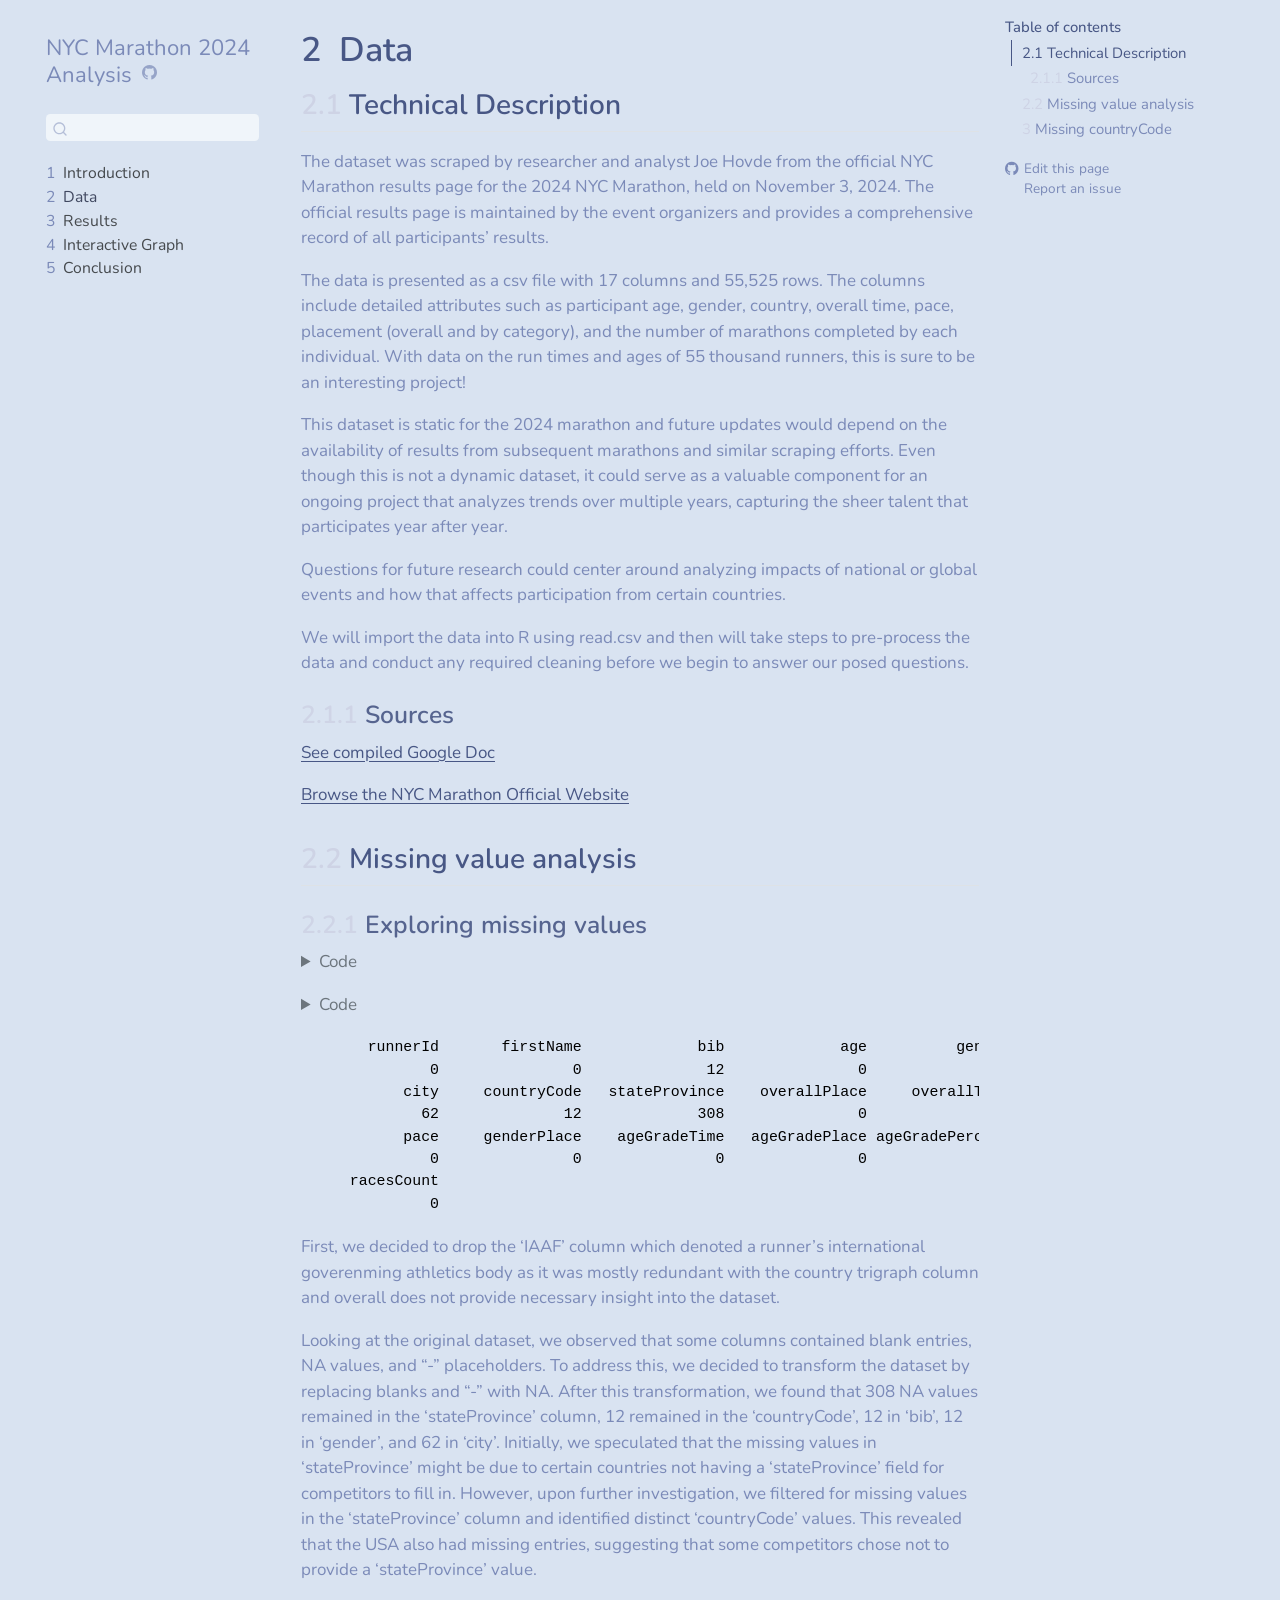
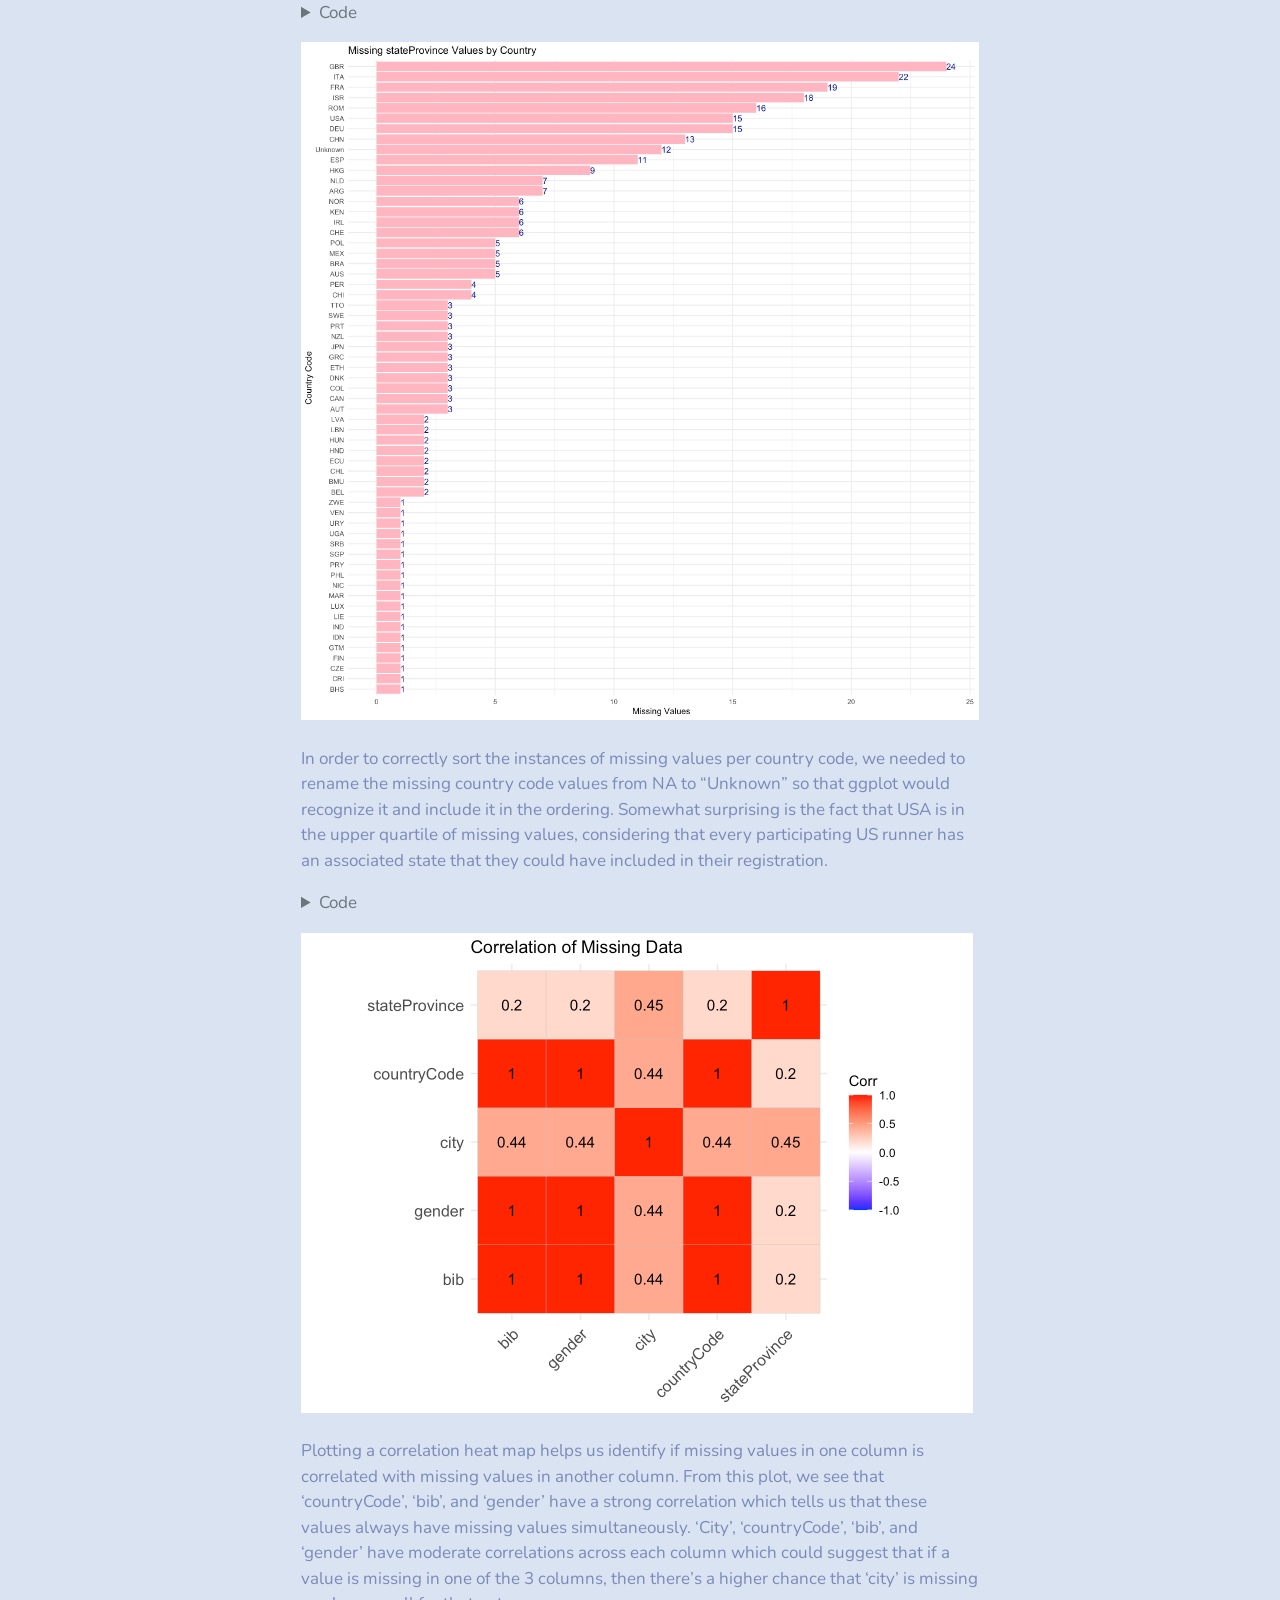
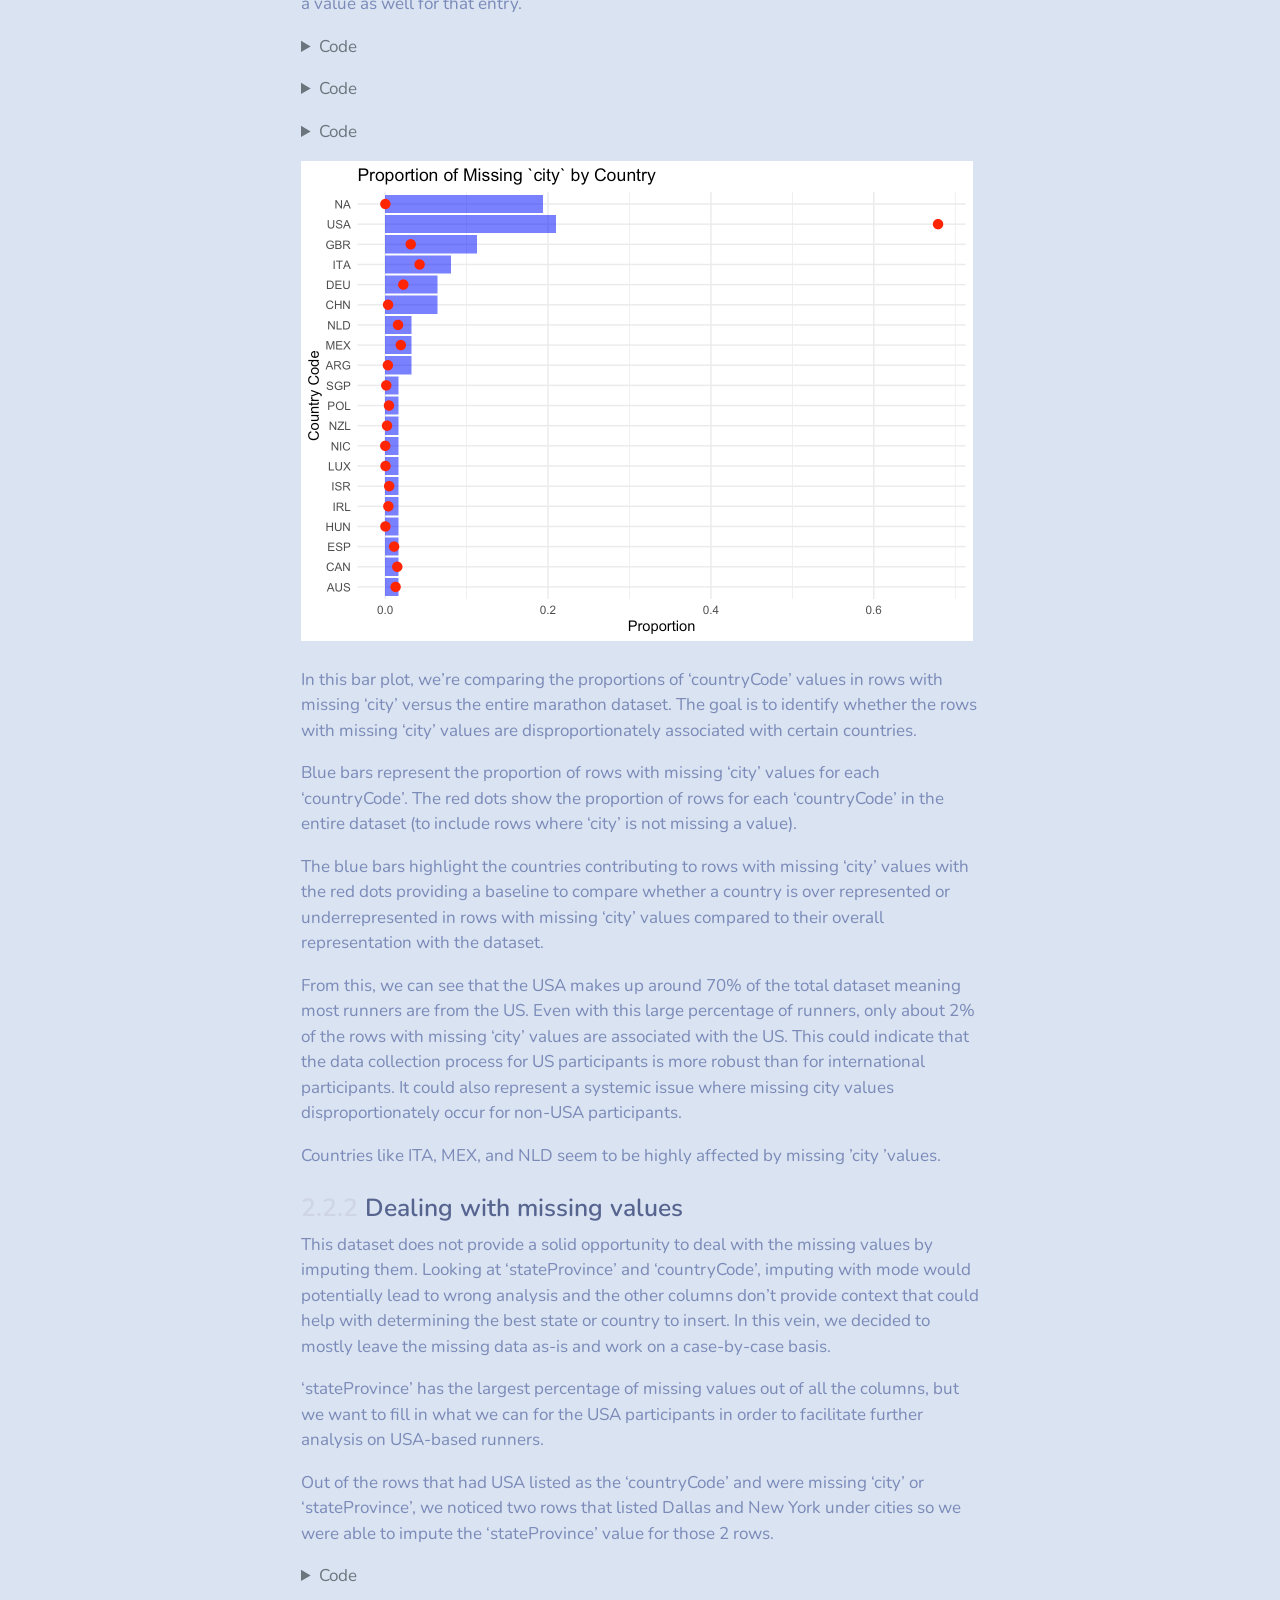
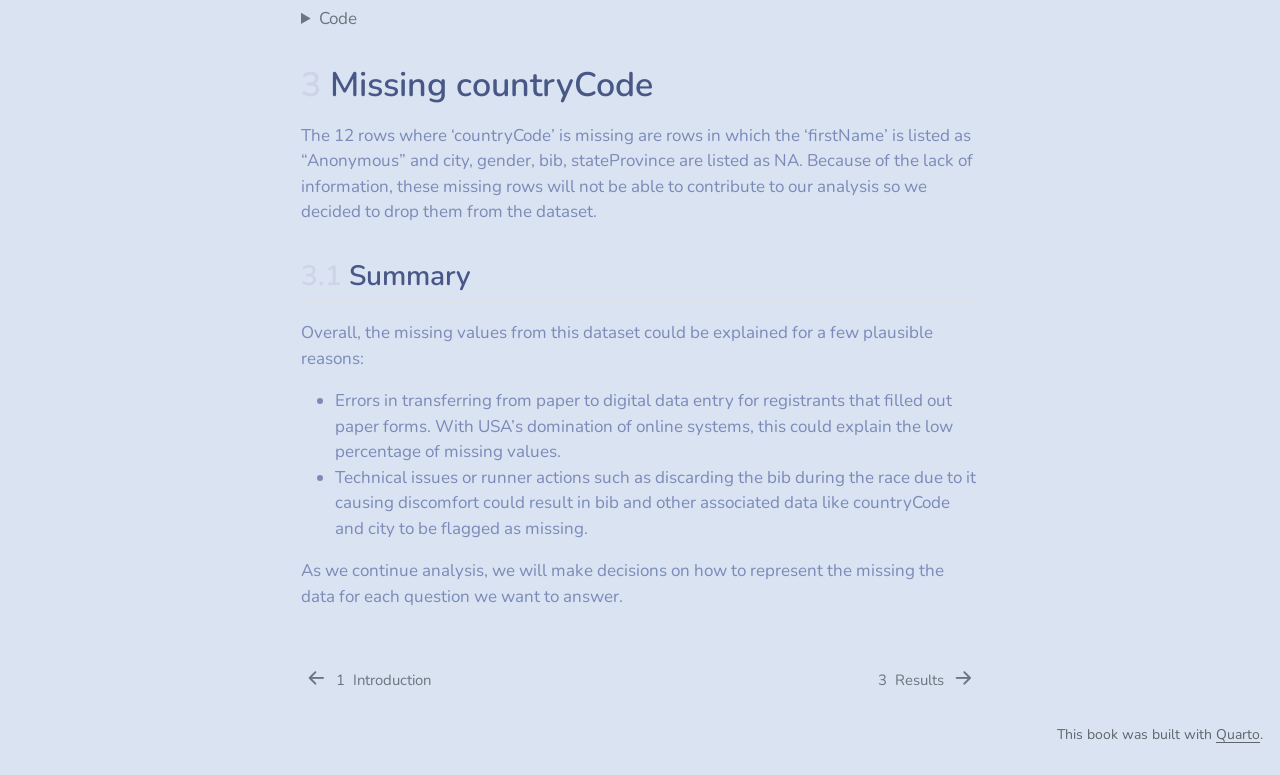
<file: docs/data.html>
<!DOCTYPE html>
<html xmlns="http://www.w3.org/1999/xhtml" lang="en" xml:lang="en"><head>

<meta charset="utf-8">
<meta name="generator" content="quarto-1.5.57">

<meta name="viewport" content="width=device-width, initial-scale=1.0, user-scalable=yes">


<title>2&nbsp; Data – NYC Marathon 2024 Analysis</title>
<style>
code{white-space: pre-wrap;}
span.smallcaps{font-variant: small-caps;}
div.columns{display: flex; gap: min(4vw, 1.5em);}
div.column{flex: auto; overflow-x: auto;}
div.hanging-indent{margin-left: 1.5em; text-indent: -1.5em;}
ul.task-list{list-style: none;}
ul.task-list li input[type="checkbox"] {
  width: 0.8em;
  margin: 0 0.8em 0.2em -1em; /* quarto-specific, see https://github.com/quarto-dev/quarto-cli/issues/4556 */ 
  vertical-align: middle;
}
/* CSS for syntax highlighting */
pre > code.sourceCode { white-space: pre; position: relative; }
pre > code.sourceCode > span { line-height: 1.25; }
pre > code.sourceCode > span:empty { height: 1.2em; }
.sourceCode { overflow: visible; }
code.sourceCode > span { color: inherit; text-decoration: inherit; }
div.sourceCode { margin: 1em 0; }
pre.sourceCode { margin: 0; }
@media screen {
div.sourceCode { overflow: auto; }
}
@media print {
pre > code.sourceCode { white-space: pre-wrap; }
pre > code.sourceCode > span { display: inline-block; text-indent: -5em; padding-left: 5em; }
}
pre.numberSource code
  { counter-reset: source-line 0; }
pre.numberSource code > span
  { position: relative; left: -4em; counter-increment: source-line; }
pre.numberSource code > span > a:first-child::before
  { content: counter(source-line);
    position: relative; left: -1em; text-align: right; vertical-align: baseline;
    border: none; display: inline-block;
    -webkit-touch-callout: none; -webkit-user-select: none;
    -khtml-user-select: none; -moz-user-select: none;
    -ms-user-select: none; user-select: none;
    padding: 0 4px; width: 4em;
  }
pre.numberSource { margin-left: 3em;  padding-left: 4px; }
div.sourceCode
  {   }
@media screen {
pre > code.sourceCode > span > a:first-child::before { text-decoration: underline; }
}
</style>


<script src="site_libs/quarto-nav/quarto-nav.js"></script>
<script src="site_libs/quarto-nav/headroom.min.js"></script>
<script src="site_libs/clipboard/clipboard.min.js"></script>
<script src="site_libs/quarto-search/autocomplete.umd.js"></script>
<script src="site_libs/quarto-search/fuse.min.js"></script>
<script src="site_libs/quarto-search/quarto-search.js"></script>
<meta name="quarto:offset" content="./">
<link href="./results.html" rel="next">
<link href="./index.html" rel="prev">
<script src="site_libs/quarto-html/quarto.js"></script>
<script src="site_libs/quarto-html/popper.min.js"></script>
<script src="site_libs/quarto-html/tippy.umd.min.js"></script>
<script src="site_libs/quarto-html/anchor.min.js"></script>
<link href="site_libs/quarto-html/tippy.css" rel="stylesheet">
<link href="site_libs/quarto-html/quarto-syntax-highlighting.css" rel="stylesheet" id="quarto-text-highlighting-styles">
<script src="site_libs/bootstrap/bootstrap.min.js"></script>
<link href="site_libs/bootstrap/bootstrap-icons.css" rel="stylesheet">
<link href="site_libs/bootstrap/bootstrap.min.css" rel="stylesheet" id="quarto-bootstrap" data-mode="light">
<script id="quarto-search-options" type="application/json">{
  "location": "sidebar",
  "copy-button": false,
  "collapse-after": 3,
  "panel-placement": "start",
  "type": "textbox",
  "limit": 50,
  "keyboard-shortcut": [
    "f",
    "/",
    "s"
  ],
  "show-item-context": false,
  "language": {
    "search-no-results-text": "No results",
    "search-matching-documents-text": "matching documents",
    "search-copy-link-title": "Copy link to search",
    "search-hide-matches-text": "Hide additional matches",
    "search-more-match-text": "more match in this document",
    "search-more-matches-text": "more matches in this document",
    "search-clear-button-title": "Clear",
    "search-text-placeholder": "",
    "search-detached-cancel-button-title": "Cancel",
    "search-submit-button-title": "Submit",
    "search-label": "Search"
  }
}</script>


</head>

<body class="nav-sidebar floating">

<div id="quarto-search-results"></div>
  <header id="quarto-header" class="headroom fixed-top">
  <nav class="quarto-secondary-nav">
    <div class="container-fluid d-flex">
      <button type="button" class="quarto-btn-toggle btn" data-bs-toggle="collapse" role="button" data-bs-target=".quarto-sidebar-collapse-item" aria-controls="quarto-sidebar" aria-expanded="false" aria-label="Toggle sidebar navigation" onclick="if (window.quartoToggleHeadroom) { window.quartoToggleHeadroom(); }">
        <i class="bi bi-layout-text-sidebar-reverse"></i>
      </button>
        <nav class="quarto-page-breadcrumbs" aria-label="breadcrumb"><ol class="breadcrumb"><li class="breadcrumb-item"><a href="./data.html"><span class="chapter-number">2</span>&nbsp; <span class="chapter-title">Data</span></a></li></ol></nav>
        <a class="flex-grow-1" role="navigation" data-bs-toggle="collapse" data-bs-target=".quarto-sidebar-collapse-item" aria-controls="quarto-sidebar" aria-expanded="false" aria-label="Toggle sidebar navigation" onclick="if (window.quartoToggleHeadroom) { window.quartoToggleHeadroom(); }">      
        </a>
      <button type="button" class="btn quarto-search-button" aria-label="Search" onclick="window.quartoOpenSearch();">
        <i class="bi bi-search"></i>
      </button>
    </div>
  </nav>
</header>
<!-- content -->
<div id="quarto-content" class="quarto-container page-columns page-rows-contents page-layout-article">
<!-- sidebar -->
  <nav id="quarto-sidebar" class="sidebar collapse collapse-horizontal quarto-sidebar-collapse-item sidebar-navigation floating overflow-auto">
    <div class="pt-lg-2 mt-2 text-left sidebar-header">
    <div class="sidebar-title mb-0 py-0">
      <a href="./">NYC Marathon 2024 Analysis</a> 
        <div class="sidebar-tools-main">
    <a href="https://github.com/agomezlloret/edav_final_proj.git" title="Source Code" class="quarto-navigation-tool px-1" aria-label="Source Code"><i class="bi bi-github"></i></a>
</div>
    </div>
      </div>
        <div class="mt-2 flex-shrink-0 align-items-center">
        <div class="sidebar-search">
        <div id="quarto-search" class="" title="Search"></div>
        </div>
        </div>
    <div class="sidebar-menu-container"> 
    <ul class="list-unstyled mt-1">
        <li class="sidebar-item">
  <div class="sidebar-item-container"> 
  <a href="./index.html" class="sidebar-item-text sidebar-link">
 <span class="menu-text"><span class="chapter-number">1</span>&nbsp; <span class="chapter-title">Introduction</span></span></a>
  </div>
</li>
        <li class="sidebar-item">
  <div class="sidebar-item-container"> 
  <a href="./data.html" class="sidebar-item-text sidebar-link active">
 <span class="menu-text"><span class="chapter-number">2</span>&nbsp; <span class="chapter-title">Data</span></span></a>
  </div>
</li>
        <li class="sidebar-item">
  <div class="sidebar-item-container"> 
  <a href="./results.html" class="sidebar-item-text sidebar-link">
 <span class="menu-text"><span class="chapter-number">3</span>&nbsp; <span class="chapter-title">Results</span></span></a>
  </div>
</li>
        <li class="sidebar-item">
  <div class="sidebar-item-container"> 
  <a href="./d3graph.html" class="sidebar-item-text sidebar-link">
 <span class="menu-text"><span class="chapter-number">4</span>&nbsp; <span class="chapter-title">Interactive Graph</span></span></a>
  </div>
</li>
        <li class="sidebar-item">
  <div class="sidebar-item-container"> 
  <a href="./conclusion.html" class="sidebar-item-text sidebar-link">
 <span class="menu-text"><span class="chapter-number">5</span>&nbsp; <span class="chapter-title">Conclusion</span></span></a>
  </div>
</li>
    </ul>
    </div>
</nav>
<div id="quarto-sidebar-glass" class="quarto-sidebar-collapse-item" data-bs-toggle="collapse" data-bs-target=".quarto-sidebar-collapse-item"></div>
<!-- margin-sidebar -->
    <div id="quarto-margin-sidebar" class="sidebar margin-sidebar">
        <nav id="TOC" role="doc-toc" class="toc-active">
    <h2 id="toc-title">Table of contents</h2>
   
  <ul>
  <li><a href="#technical-description" id="toc-technical-description" class="nav-link active" data-scroll-target="#technical-description"><span class="header-section-number">2.1</span> Technical Description</a>
  <ul class="collapse">
  <li><a href="#sources" id="toc-sources" class="nav-link" data-scroll-target="#sources"><span class="header-section-number">2.1.1</span> Sources</a></li>
  </ul></li>
  <li><a href="#missing-value-analysis" id="toc-missing-value-analysis" class="nav-link" data-scroll-target="#missing-value-analysis"><span class="header-section-number">2.2</span> Missing value analysis</a>
  <ul class="collapse">
  <li><a href="#exploring-missing-values" id="toc-exploring-missing-values" class="nav-link" data-scroll-target="#exploring-missing-values"><span class="header-section-number">2.2.1</span> Exploring missing values</a></li>
  <li><a href="#dealing-with-missing-values" id="toc-dealing-with-missing-values" class="nav-link" data-scroll-target="#dealing-with-missing-values"><span class="header-section-number">2.2.2</span> Dealing with missing values</a></li>
  </ul></li>
  <li><a href="#missing-countrycode" id="toc-missing-countrycode" class="nav-link" data-scroll-target="#missing-countrycode"><span class="header-section-number">3</span> Missing countryCode</a>
  <ul class="collapse">
  <li><a href="#summary" id="toc-summary" class="nav-link" data-scroll-target="#summary"><span class="header-section-number">3.1</span> Summary</a></li>
  </ul></li>
  </ul>
<div class="toc-actions"><ul><li><a href="https://github.com/agomezlloret/edav_final_proj.git/edit/main/data.qmd" class="toc-action"><i class="bi bi-github"></i>Edit this page</a></li><li><a href="https://github.com/agomezlloret/edav_final_proj.git/issues/new" class="toc-action"><i class="bi empty"></i>Report an issue</a></li></ul></div></nav>
    </div>
<!-- main -->
<main class="content" id="quarto-document-content">

<header id="title-block-header" class="quarto-title-block default">
<div class="quarto-title">
<h1 class="title"><span class="chapter-number">2</span>&nbsp; <span class="chapter-title">Data</span></h1>
</div>



<div class="quarto-title-meta">

    
  
    
  </div>
  


</header>


<section id="technical-description" class="level2" data-number="2.1">
<h2 data-number="2.1" class="anchored" data-anchor-id="technical-description"><span class="header-section-number">2.1</span> Technical Description</h2>
<p>The dataset was scraped by researcher and analyst Joe Hovde from the official NYC Marathon results page for the 2024 NYC Marathon, held on November 3, 2024. The official results page is maintained by the event organizers and provides a comprehensive record of all participants’ results.</p>
<p>The data is presented as a csv file with 17 columns and 55,525 rows. The columns include detailed attributes such as participant age, gender, country, overall time, pace, placement (overall and by category), and the number of marathons completed by each individual. With data on the run times and ages of 55 thousand runners, this is sure to be an interesting project!</p>
<p>This dataset is static for the 2024 marathon and future updates would depend on the availability of results from subsequent marathons and similar scraping efforts. Even though this is not a dynamic dataset, it could serve as a valuable component for an ongoing project that analyzes trends over multiple years, capturing the sheer talent that participates year after year.</p>
<p>Questions for future research could center around analyzing impacts of national or global events and how that affects participation from certain countries.</p>
<p>We will import the data into R using read.csv and then will take steps to pre-process the data and conduct any required cleaning before we begin to answer our posed questions.</p>
<section id="sources" class="level3" data-number="2.1.1">
<h3 data-number="2.1.1" class="anchored" data-anchor-id="sources"><span class="header-section-number">2.1.1</span> Sources</h3>
<p><a href="https://docs.google.com/spreadsheets/d/1O_zxndHKhKMIfJ9e7_M5L7b4F3S__d1nVnUS8iZn8yE/edit?gid=823797431#gid=823797431">See compiled Google Doc</a></p>
<p><a href="https://results.nyrr.org/event/M2024/finishers?_gl=1*zs99xj*_gcl_au*MTc3Nzg0NzU4OS4xNzMwNTc3NjE5">Browse the NYC Marathon Official Website</a></p>
</section>
</section>
<section id="missing-value-analysis" class="level2" data-number="2.2">
<h2 data-number="2.2" class="anchored" data-anchor-id="missing-value-analysis"><span class="header-section-number">2.2</span> Missing value analysis</h2>
<section id="exploring-missing-values" class="level3" data-number="2.2.1">
<h3 data-number="2.2.1" class="anchored" data-anchor-id="exploring-missing-values"><span class="header-section-number">2.2.1</span> Exploring missing values</h3>
<div class="cell">
<details class="code-fold">
<summary>Code</summary>
<div class="sourceCode cell-code" id="cb1"><pre class="sourceCode r code-with-copy"><code class="sourceCode r"><span id="cb1-1"><a href="#cb1-1" aria-hidden="true" tabindex="-1"></a>data <span class="ot">&lt;-</span> <span class="fu">read.csv</span>(<span class="st">"NYC Marathon Results, 2024 - Marathon Runner Results.csv"</span>)</span>
<span id="cb1-2"><a href="#cb1-2" aria-hidden="true" tabindex="-1"></a><span class="fu">library</span>(tidyr)</span>
<span id="cb1-3"><a href="#cb1-3" aria-hidden="true" tabindex="-1"></a><span class="fu">library</span>(ggplot2)</span>
<span id="cb1-4"><a href="#cb1-4" aria-hidden="true" tabindex="-1"></a><span class="fu">library</span>(dplyr)</span></code><button title="Copy to Clipboard" class="code-copy-button"><i class="bi"></i></button></pre></div>
</details>
</div>
<div class="cell">
<details class="code-fold">
<summary>Code</summary>
<div class="sourceCode cell-code" id="cb2"><pre class="sourceCode r code-with-copy"><code class="sourceCode r"><span id="cb2-1"><a href="#cb2-1" aria-hidden="true" tabindex="-1"></a>data <span class="ot">&lt;-</span> data <span class="sc">|&gt;</span></span>
<span id="cb2-2"><a href="#cb2-2" aria-hidden="true" tabindex="-1"></a>  <span class="fu">mutate</span>(<span class="fu">across</span>(<span class="fu">where</span>(is.character), <span class="sc">~</span> <span class="fu">na_if</span>(., <span class="st">"-"</span>))) <span class="sc">|&gt;</span></span>
<span id="cb2-3"><a href="#cb2-3" aria-hidden="true" tabindex="-1"></a>  <span class="fu">mutate</span>(<span class="fu">across</span>(<span class="fu">where</span>(is.character), <span class="sc">~</span> <span class="fu">ifelse</span>(. <span class="sc">==</span> <span class="st">""</span>, <span class="cn">NA</span>, .)))</span>
<span id="cb2-4"><a href="#cb2-4" aria-hidden="true" tabindex="-1"></a></span>
<span id="cb2-5"><a href="#cb2-5" aria-hidden="true" tabindex="-1"></a>data <span class="ot">&lt;-</span> data <span class="sc">|&gt;</span></span>
<span id="cb2-6"><a href="#cb2-6" aria-hidden="true" tabindex="-1"></a>  <span class="fu">mutate</span>(<span class="fu">across</span>(<span class="fu">where</span>(is.integer), <span class="sc">~</span> <span class="fu">na_if</span>(., <span class="sc">-</span><span class="dv">1</span>)))</span>
<span id="cb2-7"><a href="#cb2-7" aria-hidden="true" tabindex="-1"></a></span>
<span id="cb2-8"><a href="#cb2-8" aria-hidden="true" tabindex="-1"></a><span class="co"># Drop IAAF Column</span></span>
<span id="cb2-9"><a href="#cb2-9" aria-hidden="true" tabindex="-1"></a>marathon_data <span class="ot">&lt;-</span> data[,<span class="sc">-</span><span class="dv">9</span>]</span>
<span id="cb2-10"><a href="#cb2-10" aria-hidden="true" tabindex="-1"></a></span>
<span id="cb2-11"><a href="#cb2-11" aria-hidden="true" tabindex="-1"></a><span class="fu">colSums</span>(<span class="fu">is.na</span>(marathon_data))</span></code><button title="Copy to Clipboard" class="code-copy-button"><i class="bi"></i></button></pre></div>
</details>
<div class="cell-output cell-output-stdout">
<pre><code>       runnerId       firstName             bib             age          gender 
              0               0              12               0              12 
           city     countryCode   stateProvince    overallPlace     overallTime 
             62              12             308               0               0 
           pace     genderPlace    ageGradeTime   ageGradePlace ageGradePercent 
              0               0               0               0               0 
     racesCount 
              0 </code></pre>
</div>
</div>
<p>First, we decided to drop the ‘IAAF’ column which denoted a runner’s international goverenming athletics body as it was mostly redundant with the country trigraph column and overall does not provide necessary insight into the dataset.</p>
<p>Looking at the original dataset, we observed that some columns contained blank entries, NA values, and “-” placeholders. To address this, we decided to transform the dataset by replacing blanks and “-” with NA. After this transformation, we found that 308 NA values remained in the ‘stateProvince’ column, 12 remained in the ‘countryCode’, 12 in ‘bib’, 12 in ‘gender’, and 62 in ‘city’. Initially, we speculated that the missing values in ‘stateProvince’ might be due to certain countries not having a ‘stateProvince’ field for competitors to fill in. However, upon further investigation, we filtered for missing values in the ‘stateProvince’ column and identified distinct ‘countryCode’ values. This revealed that the USA also had missing entries, suggesting that some competitors chose not to provide a ‘stateProvince’ value.</p>
<div class="cell">
<details class="code-fold">
<summary>Code</summary>
<div class="sourceCode cell-code" id="cb4"><pre class="sourceCode r code-with-copy"><code class="sourceCode r"><span id="cb4-1"><a href="#cb4-1" aria-hidden="true" tabindex="-1"></a>unique_country_codes <span class="ot">&lt;-</span> marathon_data <span class="sc">|&gt;</span></span>
<span id="cb4-2"><a href="#cb4-2" aria-hidden="true" tabindex="-1"></a>  <span class="fu">filter</span>(<span class="fu">is.na</span>(stateProvince)) <span class="sc">|&gt;</span></span>
<span id="cb4-3"><a href="#cb4-3" aria-hidden="true" tabindex="-1"></a>  <span class="fu">count</span>(countryCode)</span>
<span id="cb4-4"><a href="#cb4-4" aria-hidden="true" tabindex="-1"></a></span>
<span id="cb4-5"><a href="#cb4-5" aria-hidden="true" tabindex="-1"></a>unique_country_codes<span class="sc">$</span>countryCode[<span class="fu">is.na</span>(unique_country_codes<span class="sc">$</span>countryCode)] <span class="ot">&lt;-</span> <span class="st">"Unknown"</span></span>
<span id="cb4-6"><a href="#cb4-6" aria-hidden="true" tabindex="-1"></a></span>
<span id="cb4-7"><a href="#cb4-7" aria-hidden="true" tabindex="-1"></a>unique_country_codes <span class="ot">&lt;-</span> unique_country_codes <span class="sc">|&gt;</span></span>
<span id="cb4-8"><a href="#cb4-8" aria-hidden="true" tabindex="-1"></a>  <span class="fu">mutate</span>(<span class="at">countryCode =</span> <span class="fu">reorder</span>(countryCode, n))</span>
<span id="cb4-9"><a href="#cb4-9" aria-hidden="true" tabindex="-1"></a></span>
<span id="cb4-10"><a href="#cb4-10" aria-hidden="true" tabindex="-1"></a><span class="fu">ggplot</span>(unique_country_codes, <span class="fu">aes</span>(<span class="at">x =</span> n, <span class="at">y =</span> countryCode)) <span class="sc">+</span></span>
<span id="cb4-11"><a href="#cb4-11" aria-hidden="true" tabindex="-1"></a>  <span class="fu">geom_bar</span>(<span class="at">stat =</span> <span class="st">"identity"</span>, <span class="at">fill =</span> <span class="st">"lightpink"</span>) <span class="sc">+</span></span>
<span id="cb4-12"><a href="#cb4-12" aria-hidden="true" tabindex="-1"></a>  <span class="fu">geom_text</span>(<span class="fu">aes</span>(<span class="at">label=</span>n), <span class="at">vjust =</span> .<span class="dv">5</span>, <span class="at">hjust =</span> <span class="dv">0</span>, <span class="at">color =</span> <span class="st">'darkblue'</span>) <span class="sc">+</span></span>
<span id="cb4-13"><a href="#cb4-13" aria-hidden="true" tabindex="-1"></a>  <span class="fu">labs</span>(<span class="at">title =</span> <span class="st">"Missing stateProvince Values by Country"</span>,</span>
<span id="cb4-14"><a href="#cb4-14" aria-hidden="true" tabindex="-1"></a>       <span class="at">x =</span> <span class="st">"Missing Values"</span>,</span>
<span id="cb4-15"><a href="#cb4-15" aria-hidden="true" tabindex="-1"></a>       <span class="at">y =</span> <span class="st">"Country Code"</span>) <span class="sc">+</span></span>
<span id="cb4-16"><a href="#cb4-16" aria-hidden="true" tabindex="-1"></a>  <span class="fu">theme_minimal</span>()</span></code><button title="Copy to Clipboard" class="code-copy-button"><i class="bi"></i></button></pre></div>
</details>
<div class="cell-output-display">
<div>
<figure class="figure">
<p><img src="data_files/figure-html/unnamed-chunk-3-1.png" class="img-fluid figure-img" width="1152"></p>
</figure>
</div>
</div>
</div>
<p>In order to correctly sort the instances of missing values per country code, we needed to rename the missing country code values from NA to “Unknown” so that ggplot would recognize it and include it in the ordering. Somewhat surprising is the fact that USA is in the upper quartile of missing values, considering that every participating US runner has an associated state that they could have included in their registration.</p>
<div class="cell">
<details class="code-fold">
<summary>Code</summary>
<div class="sourceCode cell-code" id="cb5"><pre class="sourceCode r code-with-copy"><code class="sourceCode r"><span id="cb5-1"><a href="#cb5-1" aria-hidden="true" tabindex="-1"></a><span class="fu">library</span>(ggcorrplot)</span>
<span id="cb5-2"><a href="#cb5-2" aria-hidden="true" tabindex="-1"></a></span>
<span id="cb5-3"><a href="#cb5-3" aria-hidden="true" tabindex="-1"></a>missing_matrix <span class="ot">&lt;-</span> <span class="fu">is.na</span>(marathon_data)</span>
<span id="cb5-4"><a href="#cb5-4" aria-hidden="true" tabindex="-1"></a></span>
<span id="cb5-5"><a href="#cb5-5" aria-hidden="true" tabindex="-1"></a><span class="co"># Compute the correlation matrix of missingness</span></span>
<span id="cb5-6"><a href="#cb5-6" aria-hidden="true" tabindex="-1"></a>missing_corr <span class="ot">&lt;-</span> <span class="fu">cor</span>(missing_matrix, <span class="at">use =</span> <span class="st">"pairwise.complete.obs"</span>)</span>
<span id="cb5-7"><a href="#cb5-7" aria-hidden="true" tabindex="-1"></a></span>
<span id="cb5-8"><a href="#cb5-8" aria-hidden="true" tabindex="-1"></a><span class="co"># Plot the correlation matrix</span></span>
<span id="cb5-9"><a href="#cb5-9" aria-hidden="true" tabindex="-1"></a><span class="fu">ggcorrplot</span>(missing_corr, <span class="at">title =</span> <span class="st">"Correlation of Missing Data"</span>, <span class="at">lab =</span> <span class="cn">TRUE</span>)</span></code><button title="Copy to Clipboard" class="code-copy-button"><i class="bi"></i></button></pre></div>
</details>
<div class="cell-output-display">
<div>
<figure class="figure">
<p><img src="data_files/figure-html/unnamed-chunk-4-1.png" class="img-fluid figure-img" width="672"></p>
</figure>
</div>
</div>
</div>
<p>Plotting a correlation heat map helps us identify if missing values in one column is correlated with missing values in another column. From this plot, we see that ‘countryCode’, ‘bib’, and ‘gender’ have a strong correlation which tells us that these values always have missing values simultaneously. ‘City’, ‘countryCode’, ‘bib’, and ‘gender’ have moderate correlations across each column which could suggest that if a value is missing in one of the 3 columns, then there’s a higher chance that ‘city’ is missing a value as well for that entry.</p>
<div class="cell">
<details class="code-fold">
<summary>Code</summary>
<div class="sourceCode cell-code" id="cb6"><pre class="sourceCode r code-with-copy"><code class="sourceCode r"><span id="cb6-1"><a href="#cb6-1" aria-hidden="true" tabindex="-1"></a><span class="co"># Filter rows where "city" is missing</span></span>
<span id="cb6-2"><a href="#cb6-2" aria-hidden="true" tabindex="-1"></a>city_na_rows <span class="ot">&lt;-</span> marathon_data <span class="sc">|&gt;</span></span>
<span id="cb6-3"><a href="#cb6-3" aria-hidden="true" tabindex="-1"></a>  <span class="fu">filter</span>(<span class="fu">is.na</span>(city))</span>
<span id="cb6-4"><a href="#cb6-4" aria-hidden="true" tabindex="-1"></a></span>
<span id="cb6-5"><a href="#cb6-5" aria-hidden="true" tabindex="-1"></a><span class="co"># Count occurrences of countryCode in rows with missing city</span></span>
<span id="cb6-6"><a href="#cb6-6" aria-hidden="true" tabindex="-1"></a>country_counts_city_na <span class="ot">&lt;-</span> city_na_rows <span class="sc">|&gt;</span></span>
<span id="cb6-7"><a href="#cb6-7" aria-hidden="true" tabindex="-1"></a>  <span class="fu">count</span>(countryCode, <span class="at">sort =</span> <span class="cn">TRUE</span>)</span>
<span id="cb6-8"><a href="#cb6-8" aria-hidden="true" tabindex="-1"></a></span>
<span id="cb6-9"><a href="#cb6-9" aria-hidden="true" tabindex="-1"></a><span class="co">#country_counts_city_na</span></span></code><button title="Copy to Clipboard" class="code-copy-button"><i class="bi"></i></button></pre></div>
</details>
</div>
<div class="cell">
<details class="code-fold">
<summary>Code</summary>
<div class="sourceCode cell-code" id="cb7"><pre class="sourceCode r code-with-copy"><code class="sourceCode r"><span id="cb7-1"><a href="#cb7-1" aria-hidden="true" tabindex="-1"></a>country_counts_city_na <span class="ot">&lt;-</span> country_counts_city_na <span class="sc">|&gt;</span></span>
<span id="cb7-2"><a href="#cb7-2" aria-hidden="true" tabindex="-1"></a>  <span class="fu">mutate</span>(<span class="at">proportion_missing =</span> n <span class="sc">/</span> <span class="fu">sum</span>(n))</span>
<span id="cb7-3"><a href="#cb7-3" aria-hidden="true" tabindex="-1"></a></span>
<span id="cb7-4"><a href="#cb7-4" aria-hidden="true" tabindex="-1"></a>country_counts_full <span class="ot">&lt;-</span> marathon_data <span class="sc">|&gt;</span></span>
<span id="cb7-5"><a href="#cb7-5" aria-hidden="true" tabindex="-1"></a>  <span class="fu">count</span>(countryCode, <span class="at">sort =</span> <span class="cn">TRUE</span>) <span class="sc">|&gt;</span></span>
<span id="cb7-6"><a href="#cb7-6" aria-hidden="true" tabindex="-1"></a>  <span class="fu">mutate</span>(<span class="at">proportion_full =</span> n <span class="sc">/</span> <span class="fu">sum</span>(n))</span>
<span id="cb7-7"><a href="#cb7-7" aria-hidden="true" tabindex="-1"></a></span>
<span id="cb7-8"><a href="#cb7-8" aria-hidden="true" tabindex="-1"></a>country_comparison_city_na <span class="ot">&lt;-</span> country_counts_city_na <span class="sc">|&gt;</span></span>
<span id="cb7-9"><a href="#cb7-9" aria-hidden="true" tabindex="-1"></a>  <span class="fu">left_join</span>(country_counts_full, <span class="at">by =</span> <span class="st">"countryCode"</span>, <span class="at">suffix =</span> <span class="fu">c</span>(<span class="st">"_missing"</span>, <span class="st">"_full"</span>))</span>
<span id="cb7-10"><a href="#cb7-10" aria-hidden="true" tabindex="-1"></a></span>
<span id="cb7-11"><a href="#cb7-11" aria-hidden="true" tabindex="-1"></a><span class="co"># View the comparison</span></span>
<span id="cb7-12"><a href="#cb7-12" aria-hidden="true" tabindex="-1"></a><span class="co">#country_comparison_city_na</span></span></code><button title="Copy to Clipboard" class="code-copy-button"><i class="bi"></i></button></pre></div>
</details>
</div>
<div class="cell">
<details class="code-fold">
<summary>Code</summary>
<div class="sourceCode cell-code" id="cb8"><pre class="sourceCode r code-with-copy"><code class="sourceCode r"><span id="cb8-1"><a href="#cb8-1" aria-hidden="true" tabindex="-1"></a><span class="fu">ggplot</span>(country_comparison_city_na, <span class="fu">aes</span>(<span class="at">x =</span> <span class="fu">reorder</span>(countryCode, proportion_missing), <span class="at">y =</span> proportion_missing)) <span class="sc">+</span></span>
<span id="cb8-2"><a href="#cb8-2" aria-hidden="true" tabindex="-1"></a>  <span class="fu">geom_bar</span>(<span class="at">stat =</span> <span class="st">"identity"</span>, <span class="at">fill =</span> <span class="st">"blue"</span>, <span class="at">alpha =</span> <span class="fl">0.6</span>) <span class="sc">+</span></span>
<span id="cb8-3"><a href="#cb8-3" aria-hidden="true" tabindex="-1"></a>  <span class="fu">geom_point</span>(<span class="fu">aes</span>(<span class="at">y =</span> proportion_full), <span class="at">color =</span> <span class="st">"red"</span>, <span class="at">size =</span> <span class="dv">3</span>) <span class="sc">+</span></span>
<span id="cb8-4"><a href="#cb8-4" aria-hidden="true" tabindex="-1"></a>  <span class="fu">coord_flip</span>() <span class="sc">+</span></span>
<span id="cb8-5"><a href="#cb8-5" aria-hidden="true" tabindex="-1"></a>  <span class="fu">labs</span>(<span class="at">title =</span> <span class="st">"Proportion of Missing `city` by Country"</span>,</span>
<span id="cb8-6"><a href="#cb8-6" aria-hidden="true" tabindex="-1"></a>       <span class="at">x =</span> <span class="st">"Country Code"</span>,</span>
<span id="cb8-7"><a href="#cb8-7" aria-hidden="true" tabindex="-1"></a>       <span class="at">y =</span> <span class="st">"Proportion"</span>) <span class="sc">+</span></span>
<span id="cb8-8"><a href="#cb8-8" aria-hidden="true" tabindex="-1"></a>  <span class="fu">theme_minimal</span>()</span></code><button title="Copy to Clipboard" class="code-copy-button"><i class="bi"></i></button></pre></div>
</details>
<div class="cell-output-display">
<div>
<figure class="figure">
<p><img src="data_files/figure-html/unnamed-chunk-7-1.png" class="img-fluid figure-img" width="672"></p>
</figure>
</div>
</div>
</div>
<p>In this bar plot, we’re comparing the proportions of ‘countryCode’ values in rows with missing ‘city’ versus the entire marathon dataset. The goal is to identify whether the rows with missing ‘city’ values are disproportionately associated with certain countries.</p>
<p>Blue bars represent the proportion of rows with missing ‘city’ values for each ‘countryCode’. The red dots show the proportion of rows for each ‘countryCode’ in the entire dataset (to include rows where ‘city’ is not missing a value).</p>
<p>The blue bars highlight the countries contributing to rows with missing ‘city’ values with the red dots providing a baseline to compare whether a country is over represented or underrepresented in rows with missing ‘city’ values compared to their overall representation with the dataset.</p>
<p>From this, we can see that the USA makes up around 70% of the total dataset meaning most runners are from the US. Even with this large percentage of runners, only about 2% of the rows with missing ‘city’ values are associated with the US. This could indicate that the data collection process for US participants is more robust than for international participants. It could also represent a systemic issue where missing city values disproportionately occur for non-USA participants.</p>
<p>Countries like ITA, MEX, and NLD seem to be highly affected by missing ’city ’values.</p>
</section>
<section id="dealing-with-missing-values" class="level3" data-number="2.2.2">
<h3 data-number="2.2.2" class="anchored" data-anchor-id="dealing-with-missing-values"><span class="header-section-number">2.2.2</span> Dealing with missing values</h3>
<p>This dataset does not provide a solid opportunity to deal with the missing values by imputing them. Looking at ‘stateProvince’ and ‘countryCode’, imputing with mode would potentially lead to wrong analysis and the other columns don’t provide context that could help with determining the best state or country to insert. In this vein, we decided to mostly leave the missing data as-is and work on a case-by-case basis.</p>
<p>‘stateProvince’ has the largest percentage of missing values out of all the columns, but we want to fill in what we can for the USA participants in order to facilitate further analysis on USA-based runners.</p>
<p>Out of the rows that had USA listed as the ‘countryCode’ and were missing ‘city’ or ‘stateProvince’, we noticed two rows that listed Dallas and New York under cities so we were able to impute the ‘stateProvince’ value for those 2 rows.</p>
<div class="cell">
<details class="code-fold">
<summary>Code</summary>
<div class="sourceCode cell-code" id="cb9"><pre class="sourceCode r code-with-copy"><code class="sourceCode r"><span id="cb9-1"><a href="#cb9-1" aria-hidden="true" tabindex="-1"></a><span class="co">#Filtering for missing values where country is USA and either city or stateProvince are missing</span></span>
<span id="cb9-2"><a href="#cb9-2" aria-hidden="true" tabindex="-1"></a>usa_missing_values <span class="ot">&lt;-</span> marathon_data <span class="sc">|&gt;</span></span>
<span id="cb9-3"><a href="#cb9-3" aria-hidden="true" tabindex="-1"></a>  <span class="fu">filter</span>(countryCode <span class="sc">==</span> <span class="st">"USA"</span> <span class="sc">&amp;</span> (<span class="fu">is.na</span>(city) <span class="sc">|</span> <span class="fu">is.na</span>(stateProvince)))</span>
<span id="cb9-4"><a href="#cb9-4" aria-hidden="true" tabindex="-1"></a></span>
<span id="cb9-5"><a href="#cb9-5" aria-hidden="true" tabindex="-1"></a>marathon_data <span class="ot">&lt;-</span> marathon_data <span class="sc">|&gt;</span></span>
<span id="cb9-6"><a href="#cb9-6" aria-hidden="true" tabindex="-1"></a>  <span class="fu">mutate</span>(<span class="at">stateProvince =</span> <span class="fu">case_when</span>(</span>
<span id="cb9-7"><a href="#cb9-7" aria-hidden="true" tabindex="-1"></a>    city <span class="sc">==</span> <span class="st">"Austin"</span> <span class="sc">&amp;</span> <span class="fu">is.na</span>(stateProvince) <span class="sc">~</span> <span class="st">"TX"</span>,</span>
<span id="cb9-8"><a href="#cb9-8" aria-hidden="true" tabindex="-1"></a>    city <span class="sc">==</span> <span class="st">"New York"</span> <span class="sc">&amp;</span> <span class="fu">is.na</span>(stateProvince) <span class="sc">~</span> <span class="st">"NY"</span>,</span>
<span id="cb9-9"><a href="#cb9-9" aria-hidden="true" tabindex="-1"></a>    <span class="cn">TRUE</span> <span class="sc">~</span> stateProvince</span>
<span id="cb9-10"><a href="#cb9-10" aria-hidden="true" tabindex="-1"></a>  ))</span>
<span id="cb9-11"><a href="#cb9-11" aria-hidden="true" tabindex="-1"></a></span>
<span id="cb9-12"><a href="#cb9-12" aria-hidden="true" tabindex="-1"></a>usa_missing_values <span class="ot">&lt;-</span> marathon_data <span class="sc">|&gt;</span></span>
<span id="cb9-13"><a href="#cb9-13" aria-hidden="true" tabindex="-1"></a>  <span class="fu">filter</span>(countryCode <span class="sc">==</span> <span class="st">"USA"</span> <span class="sc">&amp;</span> (<span class="fu">is.na</span>(city) <span class="sc">|</span> <span class="fu">is.na</span>(stateProvince)))</span></code><button title="Copy to Clipboard" class="code-copy-button"><i class="bi"></i></button></pre></div>
</details>
</div>
<div class="cell">
<details class="code-fold">
<summary>Code</summary>
<div class="sourceCode cell-code" id="cb10"><pre class="sourceCode r code-with-copy"><code class="sourceCode r"><span id="cb10-1"><a href="#cb10-1" aria-hidden="true" tabindex="-1"></a>marathon_data_clean <span class="ot">&lt;-</span> marathon_data <span class="sc">|&gt;</span></span>
<span id="cb10-2"><a href="#cb10-2" aria-hidden="true" tabindex="-1"></a>  <span class="fu">filter</span>(<span class="sc">!</span>(<span class="fu">is.na</span>(countryCode) <span class="sc">&amp;</span> age <span class="sc">==</span> <span class="dv">0</span> <span class="sc">&amp;</span> <span class="fu">is.na</span>(gender) <span class="sc">&amp;</span> firstName <span class="sc">==</span> <span class="st">"Anonymous"</span>))</span></code><button title="Copy to Clipboard" class="code-copy-button"><i class="bi"></i></button></pre></div>
</details>
</div>
</section>
</section>
<section id="missing-countrycode" class="level1" data-number="3">
<h1 data-number="3"><span class="header-section-number">3</span> Missing countryCode</h1>
<p>The 12 rows where ‘countryCode’ is missing are rows in which the ‘firstName’ is listed as “Anonymous” and city, gender, bib, stateProvince are listed as NA. Because of the lack of information, these missing rows will not be able to contribute to our analysis so we decided to drop them from the dataset.</p>
<section id="summary" class="level2" data-number="3.1">
<h2 data-number="3.1" class="anchored" data-anchor-id="summary"><span class="header-section-number">3.1</span> Summary</h2>
<p>Overall, the missing values from this dataset could be explained for a few plausible reasons:</p>
<ul>
<li>Errors in transferring from paper to digital data entry for registrants that filled out paper forms. With USA’s domination of online systems, this could explain the low percentage of missing values.</li>
<li>Technical issues or runner actions such as discarding the bib during the race due to it causing discomfort could result in bib and other associated data like countryCode and city to be flagged as missing.</li>
</ul>
<p>As we continue analysis, we will make decisions on how to represent the missing the data for each question we want to answer.</p>


</section>
</section>

</main> <!-- /main -->
<script id="quarto-html-after-body" type="application/javascript">
window.document.addEventListener("DOMContentLoaded", function (event) {
  const toggleBodyColorMode = (bsSheetEl) => {
    const mode = bsSheetEl.getAttribute("data-mode");
    const bodyEl = window.document.querySelector("body");
    if (mode === "dark") {
      bodyEl.classList.add("quarto-dark");
      bodyEl.classList.remove("quarto-light");
    } else {
      bodyEl.classList.add("quarto-light");
      bodyEl.classList.remove("quarto-dark");
    }
  }
  const toggleBodyColorPrimary = () => {
    const bsSheetEl = window.document.querySelector("link#quarto-bootstrap");
    if (bsSheetEl) {
      toggleBodyColorMode(bsSheetEl);
    }
  }
  toggleBodyColorPrimary();  
  const icon = "";
  const anchorJS = new window.AnchorJS();
  anchorJS.options = {
    placement: 'right',
    icon: icon
  };
  anchorJS.add('.anchored');
  const isCodeAnnotation = (el) => {
    for (const clz of el.classList) {
      if (clz.startsWith('code-annotation-')) {                     
        return true;
      }
    }
    return false;
  }
  const onCopySuccess = function(e) {
    // button target
    const button = e.trigger;
    // don't keep focus
    button.blur();
    // flash "checked"
    button.classList.add('code-copy-button-checked');
    var currentTitle = button.getAttribute("title");
    button.setAttribute("title", "Copied!");
    let tooltip;
    if (window.bootstrap) {
      button.setAttribute("data-bs-toggle", "tooltip");
      button.setAttribute("data-bs-placement", "left");
      button.setAttribute("data-bs-title", "Copied!");
      tooltip = new bootstrap.Tooltip(button, 
        { trigger: "manual", 
          customClass: "code-copy-button-tooltip",
          offset: [0, -8]});
      tooltip.show();    
    }
    setTimeout(function() {
      if (tooltip) {
        tooltip.hide();
        button.removeAttribute("data-bs-title");
        button.removeAttribute("data-bs-toggle");
        button.removeAttribute("data-bs-placement");
      }
      button.setAttribute("title", currentTitle);
      button.classList.remove('code-copy-button-checked');
    }, 1000);
    // clear code selection
    e.clearSelection();
  }
  const getTextToCopy = function(trigger) {
      const codeEl = trigger.previousElementSibling.cloneNode(true);
      for (const childEl of codeEl.children) {
        if (isCodeAnnotation(childEl)) {
          childEl.remove();
        }
      }
      return codeEl.innerText;
  }
  const clipboard = new window.ClipboardJS('.code-copy-button:not([data-in-quarto-modal])', {
    text: getTextToCopy
  });
  clipboard.on('success', onCopySuccess);
  if (window.document.getElementById('quarto-embedded-source-code-modal')) {
    // For code content inside modals, clipBoardJS needs to be initialized with a container option
    // TODO: Check when it could be a function (https://github.com/zenorocha/clipboard.js/issues/860)
    const clipboardModal = new window.ClipboardJS('.code-copy-button[data-in-quarto-modal]', {
      text: getTextToCopy,
      container: window.document.getElementById('quarto-embedded-source-code-modal')
    });
    clipboardModal.on('success', onCopySuccess);
  }
    var localhostRegex = new RegExp(/^(?:http|https):\/\/localhost\:?[0-9]*\//);
    var mailtoRegex = new RegExp(/^mailto:/);
      var filterRegex = new RegExp('/' + window.location.host + '/');
    var isInternal = (href) => {
        return filterRegex.test(href) || localhostRegex.test(href) || mailtoRegex.test(href);
    }
    // Inspect non-navigation links and adorn them if external
 	var links = window.document.querySelectorAll('a[href]:not(.nav-link):not(.navbar-brand):not(.toc-action):not(.sidebar-link):not(.sidebar-item-toggle):not(.pagination-link):not(.no-external):not([aria-hidden]):not(.dropdown-item):not(.quarto-navigation-tool):not(.about-link)');
    for (var i=0; i<links.length; i++) {
      const link = links[i];
      if (!isInternal(link.href)) {
        // undo the damage that might have been done by quarto-nav.js in the case of
        // links that we want to consider external
        if (link.dataset.originalHref !== undefined) {
          link.href = link.dataset.originalHref;
        }
      }
    }
  function tippyHover(el, contentFn, onTriggerFn, onUntriggerFn) {
    const config = {
      allowHTML: true,
      maxWidth: 500,
      delay: 100,
      arrow: false,
      appendTo: function(el) {
          return el.parentElement;
      },
      interactive: true,
      interactiveBorder: 10,
      theme: 'quarto',
      placement: 'bottom-start',
    };
    if (contentFn) {
      config.content = contentFn;
    }
    if (onTriggerFn) {
      config.onTrigger = onTriggerFn;
    }
    if (onUntriggerFn) {
      config.onUntrigger = onUntriggerFn;
    }
    window.tippy(el, config); 
  }
  const noterefs = window.document.querySelectorAll('a[role="doc-noteref"]');
  for (var i=0; i<noterefs.length; i++) {
    const ref = noterefs[i];
    tippyHover(ref, function() {
      // use id or data attribute instead here
      let href = ref.getAttribute('data-footnote-href') || ref.getAttribute('href');
      try { href = new URL(href).hash; } catch {}
      const id = href.replace(/^#\/?/, "");
      const note = window.document.getElementById(id);
      if (note) {
        return note.innerHTML;
      } else {
        return "";
      }
    });
  }
  const xrefs = window.document.querySelectorAll('a.quarto-xref');
  const processXRef = (id, note) => {
    // Strip column container classes
    const stripColumnClz = (el) => {
      el.classList.remove("page-full", "page-columns");
      if (el.children) {
        for (const child of el.children) {
          stripColumnClz(child);
        }
      }
    }
    stripColumnClz(note)
    if (id === null || id.startsWith('sec-')) {
      // Special case sections, only their first couple elements
      const container = document.createElement("div");
      if (note.children && note.children.length > 2) {
        container.appendChild(note.children[0].cloneNode(true));
        for (let i = 1; i < note.children.length; i++) {
          const child = note.children[i];
          if (child.tagName === "P" && child.innerText === "") {
            continue;
          } else {
            container.appendChild(child.cloneNode(true));
            break;
          }
        }
        if (window.Quarto?.typesetMath) {
          window.Quarto.typesetMath(container);
        }
        return container.innerHTML
      } else {
        if (window.Quarto?.typesetMath) {
          window.Quarto.typesetMath(note);
        }
        return note.innerHTML;
      }
    } else {
      // Remove any anchor links if they are present
      const anchorLink = note.querySelector('a.anchorjs-link');
      if (anchorLink) {
        anchorLink.remove();
      }
      if (window.Quarto?.typesetMath) {
        window.Quarto.typesetMath(note);
      }
      // TODO in 1.5, we should make sure this works without a callout special case
      if (note.classList.contains("callout")) {
        return note.outerHTML;
      } else {
        return note.innerHTML;
      }
    }
  }
  for (var i=0; i<xrefs.length; i++) {
    const xref = xrefs[i];
    tippyHover(xref, undefined, function(instance) {
      instance.disable();
      let url = xref.getAttribute('href');
      let hash = undefined; 
      if (url.startsWith('#')) {
        hash = url;
      } else {
        try { hash = new URL(url).hash; } catch {}
      }
      if (hash) {
        const id = hash.replace(/^#\/?/, "");
        const note = window.document.getElementById(id);
        if (note !== null) {
          try {
            const html = processXRef(id, note.cloneNode(true));
            instance.setContent(html);
          } finally {
            instance.enable();
            instance.show();
          }
        } else {
          // See if we can fetch this
          fetch(url.split('#')[0])
          .then(res => res.text())
          .then(html => {
            const parser = new DOMParser();
            const htmlDoc = parser.parseFromString(html, "text/html");
            const note = htmlDoc.getElementById(id);
            if (note !== null) {
              const html = processXRef(id, note);
              instance.setContent(html);
            } 
          }).finally(() => {
            instance.enable();
            instance.show();
          });
        }
      } else {
        // See if we can fetch a full url (with no hash to target)
        // This is a special case and we should probably do some content thinning / targeting
        fetch(url)
        .then(res => res.text())
        .then(html => {
          const parser = new DOMParser();
          const htmlDoc = parser.parseFromString(html, "text/html");
          const note = htmlDoc.querySelector('main.content');
          if (note !== null) {
            // This should only happen for chapter cross references
            // (since there is no id in the URL)
            // remove the first header
            if (note.children.length > 0 && note.children[0].tagName === "HEADER") {
              note.children[0].remove();
            }
            const html = processXRef(null, note);
            instance.setContent(html);
          } 
        }).finally(() => {
          instance.enable();
          instance.show();
        });
      }
    }, function(instance) {
    });
  }
      let selectedAnnoteEl;
      const selectorForAnnotation = ( cell, annotation) => {
        let cellAttr = 'data-code-cell="' + cell + '"';
        let lineAttr = 'data-code-annotation="' +  annotation + '"';
        const selector = 'span[' + cellAttr + '][' + lineAttr + ']';
        return selector;
      }
      const selectCodeLines = (annoteEl) => {
        const doc = window.document;
        const targetCell = annoteEl.getAttribute("data-target-cell");
        const targetAnnotation = annoteEl.getAttribute("data-target-annotation");
        const annoteSpan = window.document.querySelector(selectorForAnnotation(targetCell, targetAnnotation));
        const lines = annoteSpan.getAttribute("data-code-lines").split(",");
        const lineIds = lines.map((line) => {
          return targetCell + "-" + line;
        })
        let top = null;
        let height = null;
        let parent = null;
        if (lineIds.length > 0) {
            //compute the position of the single el (top and bottom and make a div)
            const el = window.document.getElementById(lineIds[0]);
            top = el.offsetTop;
            height = el.offsetHeight;
            parent = el.parentElement.parentElement;
          if (lineIds.length > 1) {
            const lastEl = window.document.getElementById(lineIds[lineIds.length - 1]);
            const bottom = lastEl.offsetTop + lastEl.offsetHeight;
            height = bottom - top;
          }
          if (top !== null && height !== null && parent !== null) {
            // cook up a div (if necessary) and position it 
            let div = window.document.getElementById("code-annotation-line-highlight");
            if (div === null) {
              div = window.document.createElement("div");
              div.setAttribute("id", "code-annotation-line-highlight");
              div.style.position = 'absolute';
              parent.appendChild(div);
            }
            div.style.top = top - 2 + "px";
            div.style.height = height + 4 + "px";
            div.style.left = 0;
            let gutterDiv = window.document.getElementById("code-annotation-line-highlight-gutter");
            if (gutterDiv === null) {
              gutterDiv = window.document.createElement("div");
              gutterDiv.setAttribute("id", "code-annotation-line-highlight-gutter");
              gutterDiv.style.position = 'absolute';
              const codeCell = window.document.getElementById(targetCell);
              const gutter = codeCell.querySelector('.code-annotation-gutter');
              gutter.appendChild(gutterDiv);
            }
            gutterDiv.style.top = top - 2 + "px";
            gutterDiv.style.height = height + 4 + "px";
          }
          selectedAnnoteEl = annoteEl;
        }
      };
      const unselectCodeLines = () => {
        const elementsIds = ["code-annotation-line-highlight", "code-annotation-line-highlight-gutter"];
        elementsIds.forEach((elId) => {
          const div = window.document.getElementById(elId);
          if (div) {
            div.remove();
          }
        });
        selectedAnnoteEl = undefined;
      };
        // Handle positioning of the toggle
    window.addEventListener(
      "resize",
      throttle(() => {
        elRect = undefined;
        if (selectedAnnoteEl) {
          selectCodeLines(selectedAnnoteEl);
        }
      }, 10)
    );
    function throttle(fn, ms) {
    let throttle = false;
    let timer;
      return (...args) => {
        if(!throttle) { // first call gets through
            fn.apply(this, args);
            throttle = true;
        } else { // all the others get throttled
            if(timer) clearTimeout(timer); // cancel #2
            timer = setTimeout(() => {
              fn.apply(this, args);
              timer = throttle = false;
            }, ms);
        }
      };
    }
      // Attach click handler to the DT
      const annoteDls = window.document.querySelectorAll('dt[data-target-cell]');
      for (const annoteDlNode of annoteDls) {
        annoteDlNode.addEventListener('click', (event) => {
          const clickedEl = event.target;
          if (clickedEl !== selectedAnnoteEl) {
            unselectCodeLines();
            const activeEl = window.document.querySelector('dt[data-target-cell].code-annotation-active');
            if (activeEl) {
              activeEl.classList.remove('code-annotation-active');
            }
            selectCodeLines(clickedEl);
            clickedEl.classList.add('code-annotation-active');
          } else {
            // Unselect the line
            unselectCodeLines();
            clickedEl.classList.remove('code-annotation-active');
          }
        });
      }
  const findCites = (el) => {
    const parentEl = el.parentElement;
    if (parentEl) {
      const cites = parentEl.dataset.cites;
      if (cites) {
        return {
          el,
          cites: cites.split(' ')
        };
      } else {
        return findCites(el.parentElement)
      }
    } else {
      return undefined;
    }
  };
  var bibliorefs = window.document.querySelectorAll('a[role="doc-biblioref"]');
  for (var i=0; i<bibliorefs.length; i++) {
    const ref = bibliorefs[i];
    const citeInfo = findCites(ref);
    if (citeInfo) {
      tippyHover(citeInfo.el, function() {
        var popup = window.document.createElement('div');
        citeInfo.cites.forEach(function(cite) {
          var citeDiv = window.document.createElement('div');
          citeDiv.classList.add('hanging-indent');
          citeDiv.classList.add('csl-entry');
          var biblioDiv = window.document.getElementById('ref-' + cite);
          if (biblioDiv) {
            citeDiv.innerHTML = biblioDiv.innerHTML;
          }
          popup.appendChild(citeDiv);
        });
        return popup.innerHTML;
      });
    }
  }
});
</script>
<nav class="page-navigation">
  <div class="nav-page nav-page-previous">
      <a href="./index.html" class="pagination-link" aria-label="Introduction">
        <i class="bi bi-arrow-left-short"></i> <span class="nav-page-text"><span class="chapter-number">1</span>&nbsp; <span class="chapter-title">Introduction</span></span>
      </a>          
  </div>
  <div class="nav-page nav-page-next">
      <a href="./results.html" class="pagination-link" aria-label="Results">
        <span class="nav-page-text"><span class="chapter-number">3</span>&nbsp; <span class="chapter-title">Results</span></span> <i class="bi bi-arrow-right-short"></i>
      </a>
  </div>
</nav>
</div> <!-- /content -->
<footer class="footer">
  <div class="nav-footer">
    <div class="nav-footer-left">
      &nbsp;
    </div>   
    <div class="nav-footer-center">
      &nbsp;
    <div class="toc-actions d-sm-block d-md-none"><ul><li><a href="https://github.com/agomezlloret/edav_final_proj.git/edit/main/data.qmd" class="toc-action"><i class="bi bi-github"></i>Edit this page</a></li><li><a href="https://github.com/agomezlloret/edav_final_proj.git/issues/new" class="toc-action"><i class="bi empty"></i>Report an issue</a></li></ul></div></div>
    <div class="nav-footer-right">
<p>This book was built with <a href="https://quarto.org/">Quarto</a>.</p>
</div>
  </div>
</footer>




</body></html>
</file>
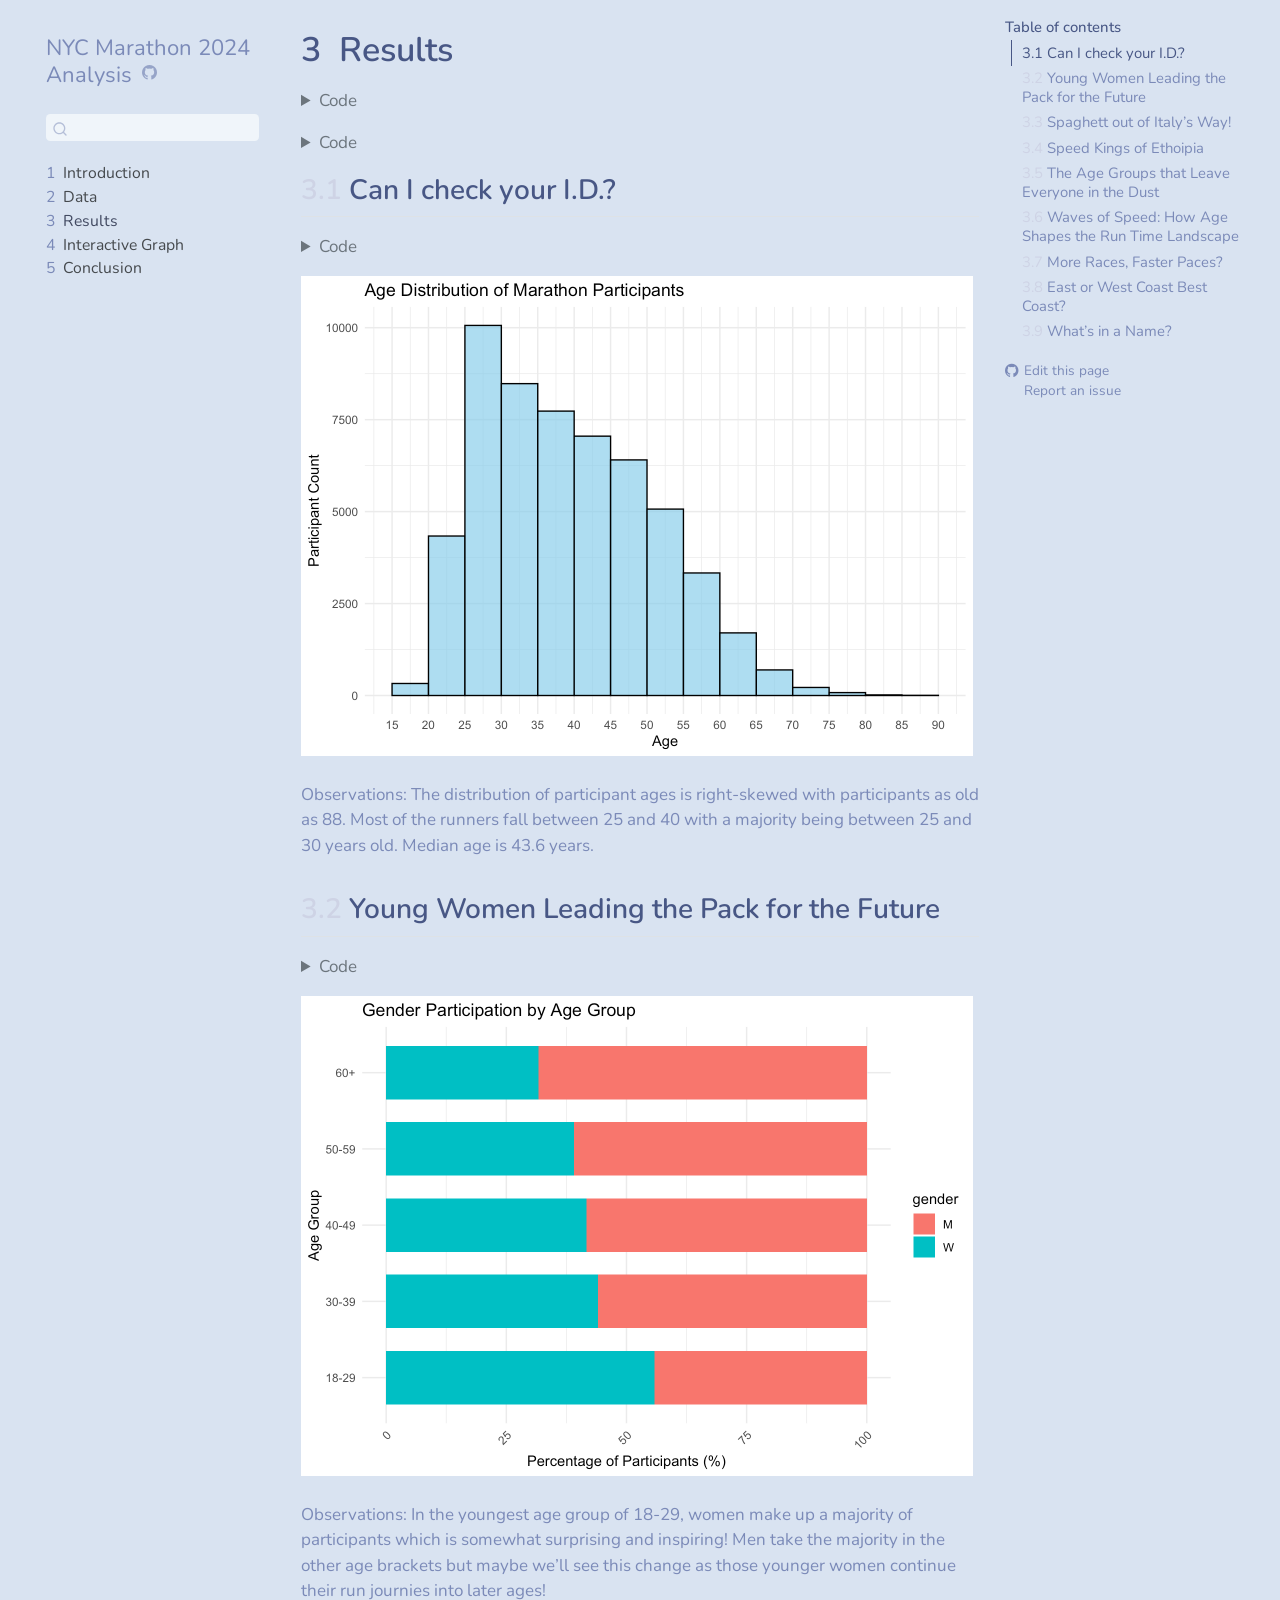
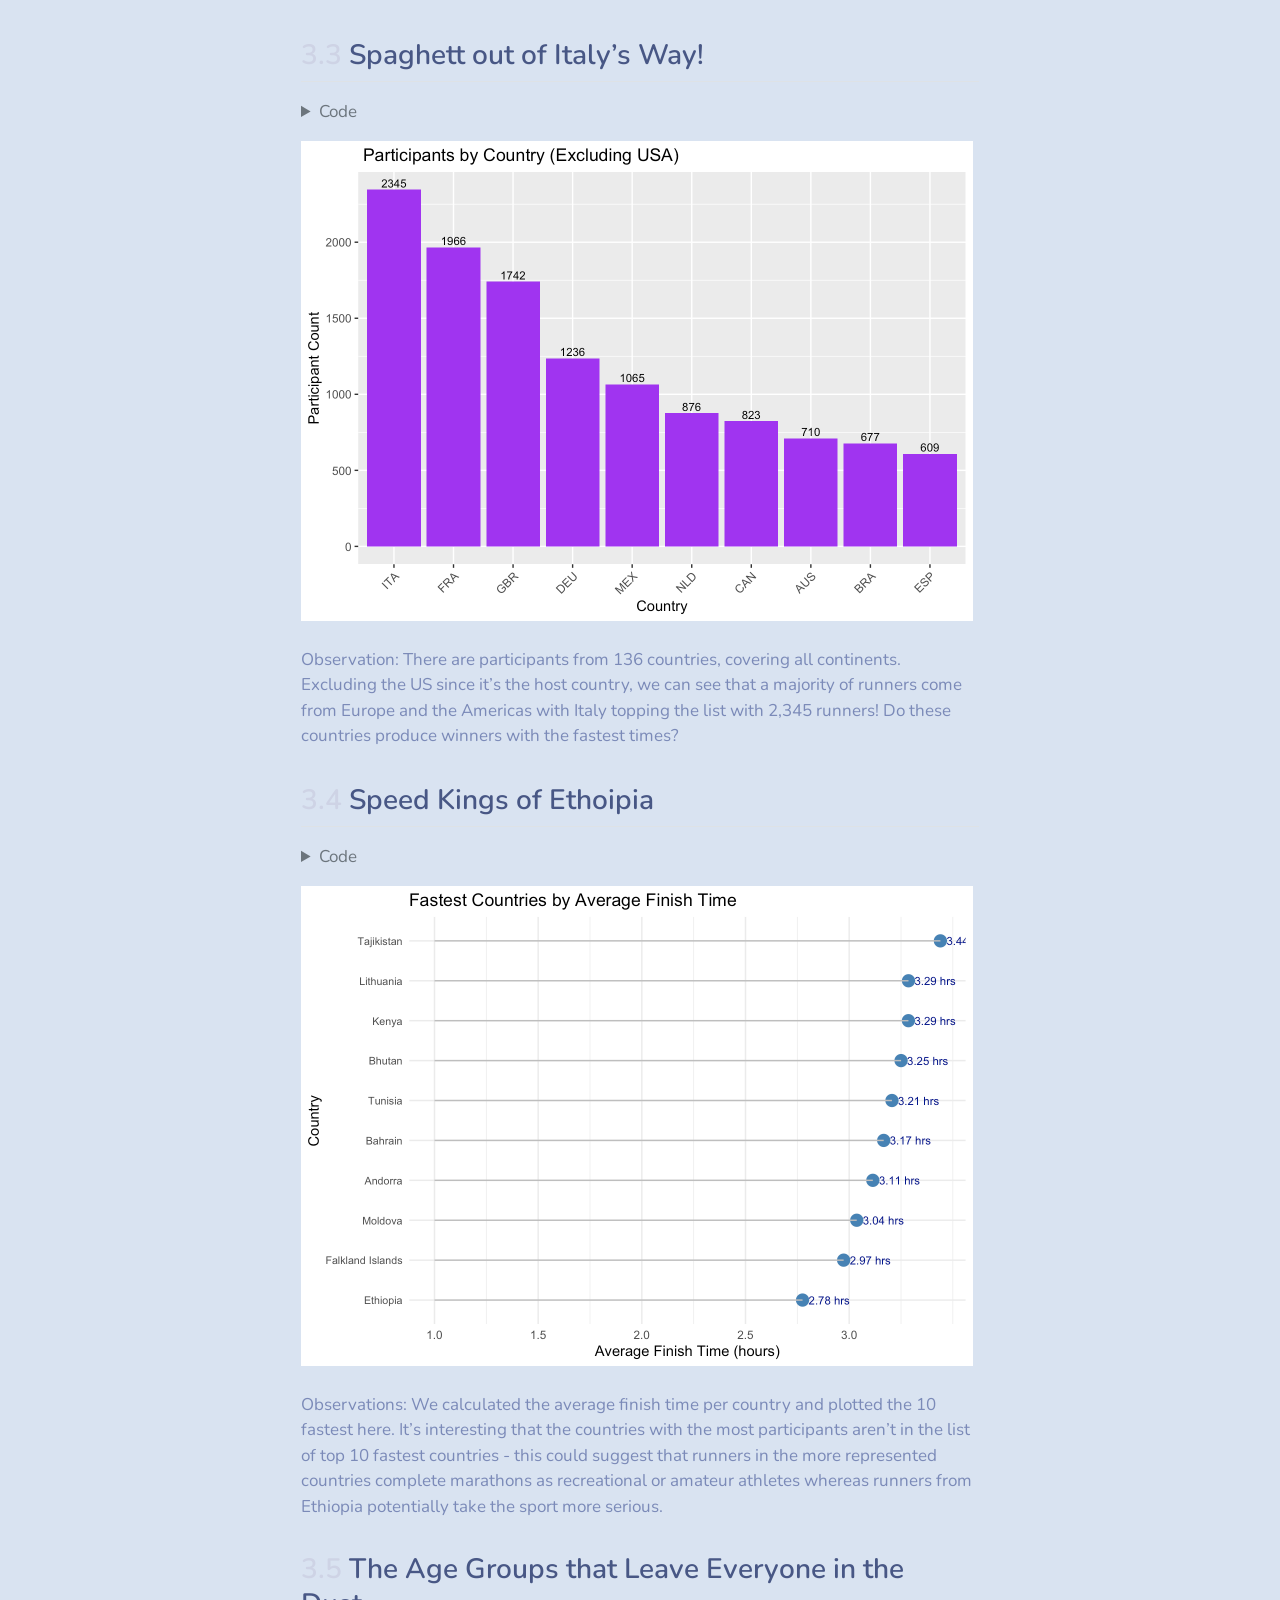
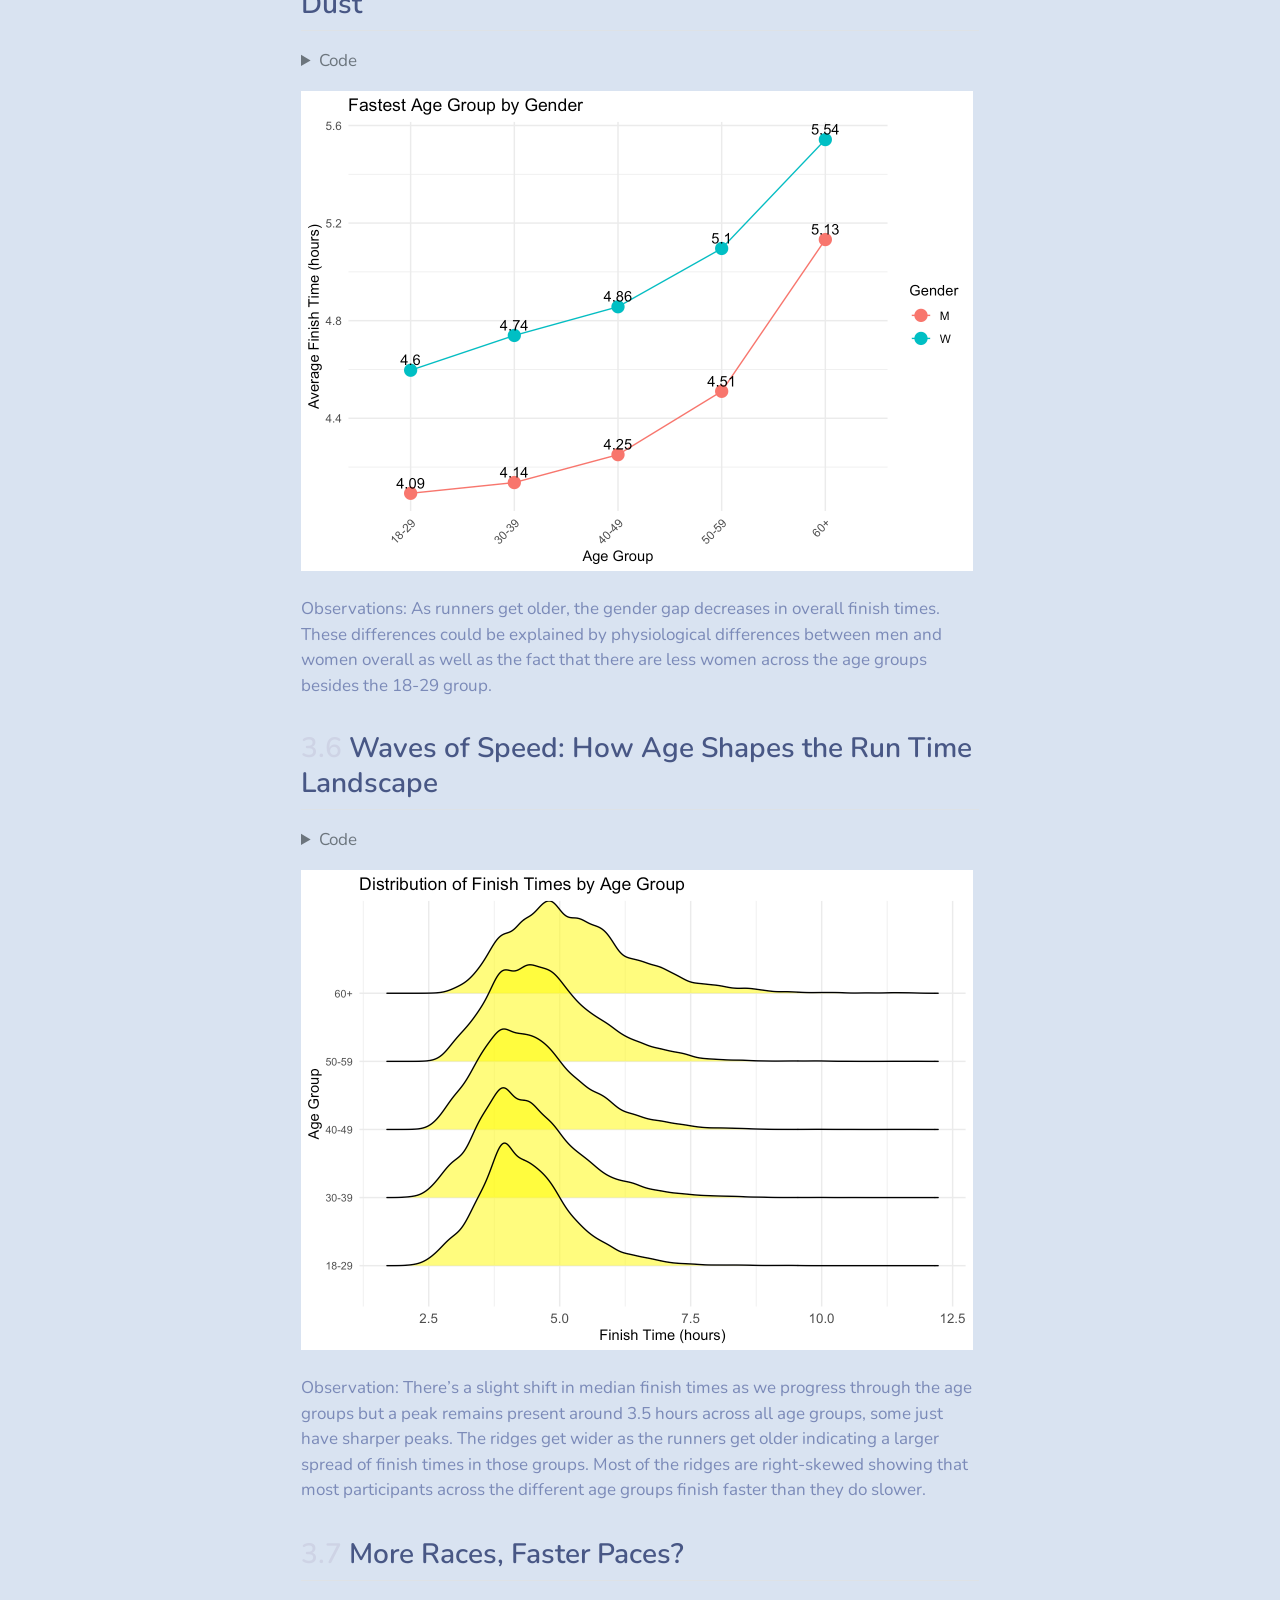
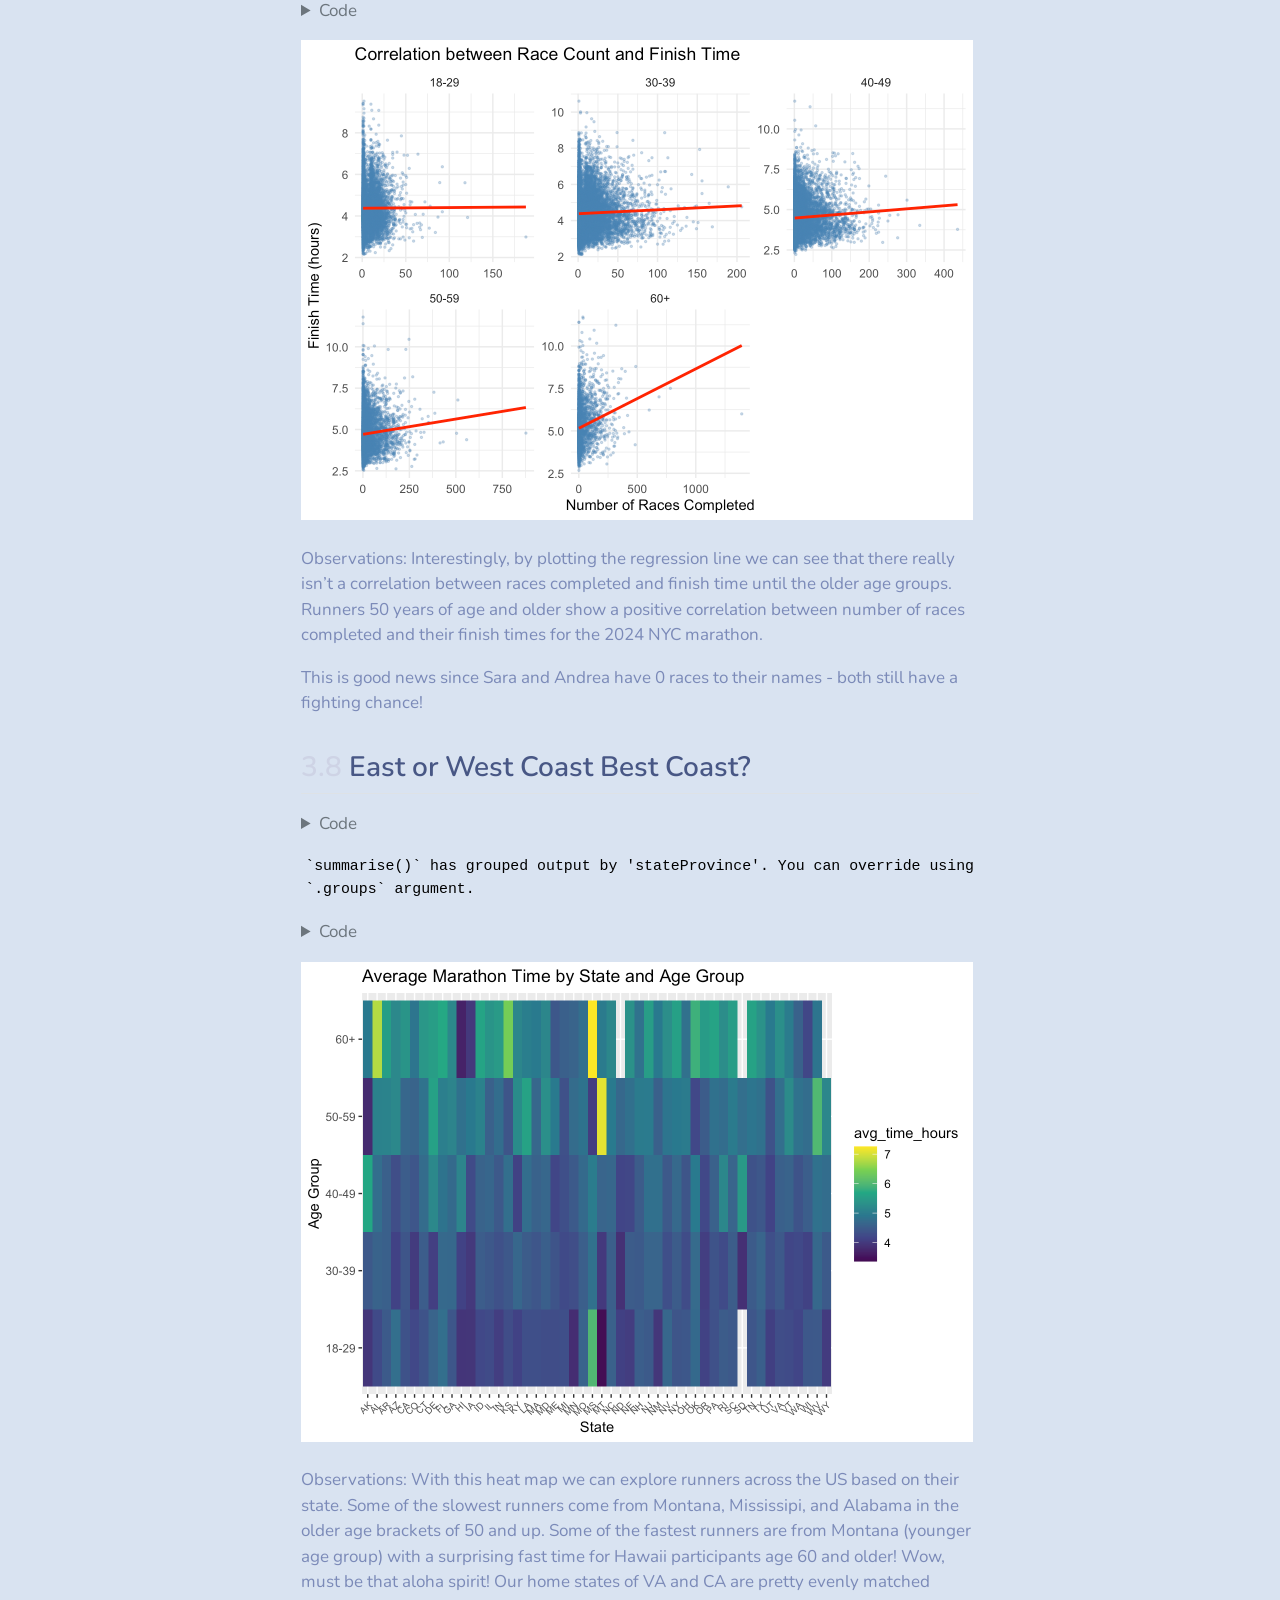
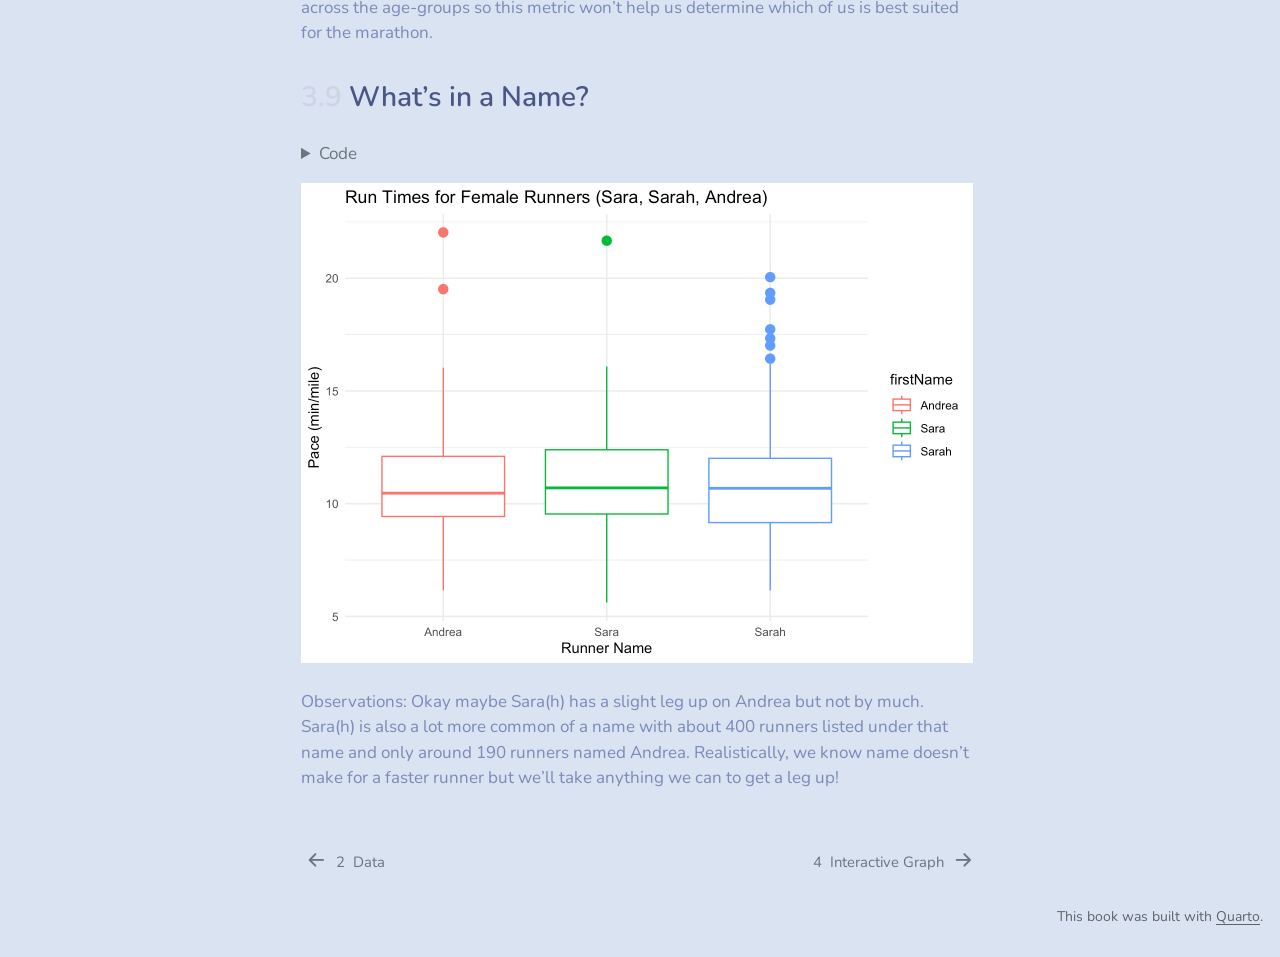
<file: docs/results.html>
<!DOCTYPE html>
<html xmlns="http://www.w3.org/1999/xhtml" lang="en" xml:lang="en"><head>

<meta charset="utf-8">
<meta name="generator" content="quarto-1.5.57">

<meta name="viewport" content="width=device-width, initial-scale=1.0, user-scalable=yes">


<title>3&nbsp; Results – NYC Marathon 2024 Analysis</title>
<style>
code{white-space: pre-wrap;}
span.smallcaps{font-variant: small-caps;}
div.columns{display: flex; gap: min(4vw, 1.5em);}
div.column{flex: auto; overflow-x: auto;}
div.hanging-indent{margin-left: 1.5em; text-indent: -1.5em;}
ul.task-list{list-style: none;}
ul.task-list li input[type="checkbox"] {
  width: 0.8em;
  margin: 0 0.8em 0.2em -1em; /* quarto-specific, see https://github.com/quarto-dev/quarto-cli/issues/4556 */ 
  vertical-align: middle;
}
/* CSS for syntax highlighting */
pre > code.sourceCode { white-space: pre; position: relative; }
pre > code.sourceCode > span { line-height: 1.25; }
pre > code.sourceCode > span:empty { height: 1.2em; }
.sourceCode { overflow: visible; }
code.sourceCode > span { color: inherit; text-decoration: inherit; }
div.sourceCode { margin: 1em 0; }
pre.sourceCode { margin: 0; }
@media screen {
div.sourceCode { overflow: auto; }
}
@media print {
pre > code.sourceCode { white-space: pre-wrap; }
pre > code.sourceCode > span { display: inline-block; text-indent: -5em; padding-left: 5em; }
}
pre.numberSource code
  { counter-reset: source-line 0; }
pre.numberSource code > span
  { position: relative; left: -4em; counter-increment: source-line; }
pre.numberSource code > span > a:first-child::before
  { content: counter(source-line);
    position: relative; left: -1em; text-align: right; vertical-align: baseline;
    border: none; display: inline-block;
    -webkit-touch-callout: none; -webkit-user-select: none;
    -khtml-user-select: none; -moz-user-select: none;
    -ms-user-select: none; user-select: none;
    padding: 0 4px; width: 4em;
  }
pre.numberSource { margin-left: 3em;  padding-left: 4px; }
div.sourceCode
  {   }
@media screen {
pre > code.sourceCode > span > a:first-child::before { text-decoration: underline; }
}
</style>


<script src="site_libs/quarto-nav/quarto-nav.js"></script>
<script src="site_libs/quarto-nav/headroom.min.js"></script>
<script src="site_libs/clipboard/clipboard.min.js"></script>
<script src="site_libs/quarto-search/autocomplete.umd.js"></script>
<script src="site_libs/quarto-search/fuse.min.js"></script>
<script src="site_libs/quarto-search/quarto-search.js"></script>
<meta name="quarto:offset" content="./">
<link href="./d3graph.html" rel="next">
<link href="./data.html" rel="prev">
<script src="site_libs/quarto-html/quarto.js"></script>
<script src="site_libs/quarto-html/popper.min.js"></script>
<script src="site_libs/quarto-html/tippy.umd.min.js"></script>
<script src="site_libs/quarto-html/anchor.min.js"></script>
<link href="site_libs/quarto-html/tippy.css" rel="stylesheet">
<link href="site_libs/quarto-html/quarto-syntax-highlighting.css" rel="stylesheet" id="quarto-text-highlighting-styles">
<script src="site_libs/bootstrap/bootstrap.min.js"></script>
<link href="site_libs/bootstrap/bootstrap-icons.css" rel="stylesheet">
<link href="site_libs/bootstrap/bootstrap.min.css" rel="stylesheet" id="quarto-bootstrap" data-mode="light">
<script id="quarto-search-options" type="application/json">{
  "location": "sidebar",
  "copy-button": false,
  "collapse-after": 3,
  "panel-placement": "start",
  "type": "textbox",
  "limit": 50,
  "keyboard-shortcut": [
    "f",
    "/",
    "s"
  ],
  "show-item-context": false,
  "language": {
    "search-no-results-text": "No results",
    "search-matching-documents-text": "matching documents",
    "search-copy-link-title": "Copy link to search",
    "search-hide-matches-text": "Hide additional matches",
    "search-more-match-text": "more match in this document",
    "search-more-matches-text": "more matches in this document",
    "search-clear-button-title": "Clear",
    "search-text-placeholder": "",
    "search-detached-cancel-button-title": "Cancel",
    "search-submit-button-title": "Submit",
    "search-label": "Search"
  }
}</script>


</head>

<body class="nav-sidebar floating">

<div id="quarto-search-results"></div>
  <header id="quarto-header" class="headroom fixed-top">
  <nav class="quarto-secondary-nav">
    <div class="container-fluid d-flex">
      <button type="button" class="quarto-btn-toggle btn" data-bs-toggle="collapse" role="button" data-bs-target=".quarto-sidebar-collapse-item" aria-controls="quarto-sidebar" aria-expanded="false" aria-label="Toggle sidebar navigation" onclick="if (window.quartoToggleHeadroom) { window.quartoToggleHeadroom(); }">
        <i class="bi bi-layout-text-sidebar-reverse"></i>
      </button>
        <nav class="quarto-page-breadcrumbs" aria-label="breadcrumb"><ol class="breadcrumb"><li class="breadcrumb-item"><a href="./results.html"><span class="chapter-number">3</span>&nbsp; <span class="chapter-title">Results</span></a></li></ol></nav>
        <a class="flex-grow-1" role="navigation" data-bs-toggle="collapse" data-bs-target=".quarto-sidebar-collapse-item" aria-controls="quarto-sidebar" aria-expanded="false" aria-label="Toggle sidebar navigation" onclick="if (window.quartoToggleHeadroom) { window.quartoToggleHeadroom(); }">      
        </a>
      <button type="button" class="btn quarto-search-button" aria-label="Search" onclick="window.quartoOpenSearch();">
        <i class="bi bi-search"></i>
      </button>
    </div>
  </nav>
</header>
<!-- content -->
<div id="quarto-content" class="quarto-container page-columns page-rows-contents page-layout-article">
<!-- sidebar -->
  <nav id="quarto-sidebar" class="sidebar collapse collapse-horizontal quarto-sidebar-collapse-item sidebar-navigation floating overflow-auto">
    <div class="pt-lg-2 mt-2 text-left sidebar-header">
    <div class="sidebar-title mb-0 py-0">
      <a href="./">NYC Marathon 2024 Analysis</a> 
        <div class="sidebar-tools-main">
    <a href="https://github.com/agomezlloret/edav_final_proj.git" title="Source Code" class="quarto-navigation-tool px-1" aria-label="Source Code"><i class="bi bi-github"></i></a>
</div>
    </div>
      </div>
        <div class="mt-2 flex-shrink-0 align-items-center">
        <div class="sidebar-search">
        <div id="quarto-search" class="" title="Search"></div>
        </div>
        </div>
    <div class="sidebar-menu-container"> 
    <ul class="list-unstyled mt-1">
        <li class="sidebar-item">
  <div class="sidebar-item-container"> 
  <a href="./index.html" class="sidebar-item-text sidebar-link">
 <span class="menu-text"><span class="chapter-number">1</span>&nbsp; <span class="chapter-title">Introduction</span></span></a>
  </div>
</li>
        <li class="sidebar-item">
  <div class="sidebar-item-container"> 
  <a href="./data.html" class="sidebar-item-text sidebar-link">
 <span class="menu-text"><span class="chapter-number">2</span>&nbsp; <span class="chapter-title">Data</span></span></a>
  </div>
</li>
        <li class="sidebar-item">
  <div class="sidebar-item-container"> 
  <a href="./results.html" class="sidebar-item-text sidebar-link active">
 <span class="menu-text"><span class="chapter-number">3</span>&nbsp; <span class="chapter-title">Results</span></span></a>
  </div>
</li>
        <li class="sidebar-item">
  <div class="sidebar-item-container"> 
  <a href="./d3graph.html" class="sidebar-item-text sidebar-link">
 <span class="menu-text"><span class="chapter-number">4</span>&nbsp; <span class="chapter-title">Interactive Graph</span></span></a>
  </div>
</li>
        <li class="sidebar-item">
  <div class="sidebar-item-container"> 
  <a href="./conclusion.html" class="sidebar-item-text sidebar-link">
 <span class="menu-text"><span class="chapter-number">5</span>&nbsp; <span class="chapter-title">Conclusion</span></span></a>
  </div>
</li>
    </ul>
    </div>
</nav>
<div id="quarto-sidebar-glass" class="quarto-sidebar-collapse-item" data-bs-toggle="collapse" data-bs-target=".quarto-sidebar-collapse-item"></div>
<!-- margin-sidebar -->
    <div id="quarto-margin-sidebar" class="sidebar margin-sidebar">
        <nav id="TOC" role="doc-toc" class="toc-active">
    <h2 id="toc-title">Table of contents</h2>
   
  <ul>
  <li><a href="#can-i-check-your-i.d." id="toc-can-i-check-your-i.d." class="nav-link active" data-scroll-target="#can-i-check-your-i.d."><span class="header-section-number">3.1</span> Can I check your I.D.?</a></li>
  <li><a href="#young-women-leading-the-pack-for-the-future" id="toc-young-women-leading-the-pack-for-the-future" class="nav-link" data-scroll-target="#young-women-leading-the-pack-for-the-future"><span class="header-section-number">3.2</span> Young Women Leading the Pack for the Future</a></li>
  <li><a href="#spaghett-out-of-italys-way" id="toc-spaghett-out-of-italys-way" class="nav-link" data-scroll-target="#spaghett-out-of-italys-way"><span class="header-section-number">3.3</span> Spaghett out of Italy’s Way!</a></li>
  <li><a href="#speed-kings-of-ethoipia" id="toc-speed-kings-of-ethoipia" class="nav-link" data-scroll-target="#speed-kings-of-ethoipia"><span class="header-section-number">3.4</span> Speed Kings of Ethoipia</a></li>
  <li><a href="#the-age-groups-that-leave-everyone-in-the-dust" id="toc-the-age-groups-that-leave-everyone-in-the-dust" class="nav-link" data-scroll-target="#the-age-groups-that-leave-everyone-in-the-dust"><span class="header-section-number">3.5</span> The Age Groups that Leave Everyone in the Dust</a></li>
  <li><a href="#waves-of-speed-how-age-shapes-the-run-time-landscape" id="toc-waves-of-speed-how-age-shapes-the-run-time-landscape" class="nav-link" data-scroll-target="#waves-of-speed-how-age-shapes-the-run-time-landscape"><span class="header-section-number">3.6</span> Waves of Speed: How Age Shapes the Run Time Landscape</a></li>
  <li><a href="#more-races-faster-paces" id="toc-more-races-faster-paces" class="nav-link" data-scroll-target="#more-races-faster-paces"><span class="header-section-number">3.7</span> More Races, Faster Paces?</a></li>
  <li><a href="#east-or-west-coast-best-coast" id="toc-east-or-west-coast-best-coast" class="nav-link" data-scroll-target="#east-or-west-coast-best-coast"><span class="header-section-number">3.8</span> East or West Coast Best Coast?</a></li>
  <li><a href="#whats-in-a-name" id="toc-whats-in-a-name" class="nav-link" data-scroll-target="#whats-in-a-name"><span class="header-section-number">3.9</span> What’s in a Name?</a></li>
  </ul>
<div class="toc-actions"><ul><li><a href="https://github.com/agomezlloret/edav_final_proj.git/edit/main/results.qmd" class="toc-action"><i class="bi bi-github"></i>Edit this page</a></li><li><a href="https://github.com/agomezlloret/edav_final_proj.git/issues/new" class="toc-action"><i class="bi empty"></i>Report an issue</a></li></ul></div></nav>
    </div>
<!-- main -->
<main class="content" id="quarto-document-content">

<header id="title-block-header" class="quarto-title-block default">
<div class="quarto-title">
<h1 class="title"><span class="chapter-number">3</span>&nbsp; <span class="chapter-title">Results</span></h1>
</div>



<div class="quarto-title-meta">

    
  
    
  </div>
  


</header>


<div class="cell">
<details class="code-fold">
<summary>Code</summary>
<div class="sourceCode cell-code" id="cb1"><pre class="sourceCode r code-with-copy"><code class="sourceCode r"><span id="cb1-1"><a href="#cb1-1" aria-hidden="true" tabindex="-1"></a><span class="fu">library</span>(tidyr)</span>
<span id="cb1-2"><a href="#cb1-2" aria-hidden="true" tabindex="-1"></a><span class="fu">library</span>(ggplot2)</span>
<span id="cb1-3"><a href="#cb1-3" aria-hidden="true" tabindex="-1"></a><span class="fu">library</span>(dplyr)</span>
<span id="cb1-4"><a href="#cb1-4" aria-hidden="true" tabindex="-1"></a></span>
<span id="cb1-5"><a href="#cb1-5" aria-hidden="true" tabindex="-1"></a>data <span class="ot">&lt;-</span> <span class="fu">read.csv</span>(<span class="st">"NYC Marathon Results, 2024 - Marathon Runner Results.csv"</span>)</span>
<span id="cb1-6"><a href="#cb1-6" aria-hidden="true" tabindex="-1"></a></span>
<span id="cb1-7"><a href="#cb1-7" aria-hidden="true" tabindex="-1"></a>data <span class="ot">&lt;-</span> data <span class="sc">|&gt;</span> </span>
<span id="cb1-8"><a href="#cb1-8" aria-hidden="true" tabindex="-1"></a>  <span class="fu">mutate</span>(<span class="fu">across</span>(<span class="fu">where</span>(is.character), <span class="sc">~</span> <span class="fu">na_if</span>(., <span class="st">"-"</span>))) <span class="sc">|&gt;</span> </span>
<span id="cb1-9"><a href="#cb1-9" aria-hidden="true" tabindex="-1"></a>  <span class="fu">mutate</span>(<span class="fu">across</span>(<span class="fu">where</span>(is.character), <span class="sc">~</span> <span class="fu">ifelse</span>(. <span class="sc">==</span> <span class="st">""</span>, <span class="cn">NA</span>, .)))</span>
<span id="cb1-10"><a href="#cb1-10" aria-hidden="true" tabindex="-1"></a></span>
<span id="cb1-11"><a href="#cb1-11" aria-hidden="true" tabindex="-1"></a>data <span class="ot">&lt;-</span> data <span class="sc">|&gt;</span> </span>
<span id="cb1-12"><a href="#cb1-12" aria-hidden="true" tabindex="-1"></a>  <span class="fu">mutate</span>(<span class="fu">across</span>(<span class="fu">where</span>(is.integer), <span class="sc">~</span> <span class="fu">na_if</span>(., <span class="sc">-</span><span class="dv">1</span>)))</span>
<span id="cb1-13"><a href="#cb1-13" aria-hidden="true" tabindex="-1"></a></span>
<span id="cb1-14"><a href="#cb1-14" aria-hidden="true" tabindex="-1"></a><span class="co"># Drop IAAF Column</span></span>
<span id="cb1-15"><a href="#cb1-15" aria-hidden="true" tabindex="-1"></a>marathon_data <span class="ot">&lt;-</span> data[,<span class="sc">-</span><span class="dv">9</span>]</span>
<span id="cb1-16"><a href="#cb1-16" aria-hidden="true" tabindex="-1"></a></span>
<span id="cb1-17"><a href="#cb1-17" aria-hidden="true" tabindex="-1"></a><span class="co">#colSums(is.na(marathon_data))</span></span>
<span id="cb1-18"><a href="#cb1-18" aria-hidden="true" tabindex="-1"></a></span>
<span id="cb1-19"><a href="#cb1-19" aria-hidden="true" tabindex="-1"></a>marathon_data_clean <span class="ot">&lt;-</span> marathon_data <span class="sc">|&gt;</span></span>
<span id="cb1-20"><a href="#cb1-20" aria-hidden="true" tabindex="-1"></a>  <span class="fu">filter</span>(<span class="sc">!</span>(<span class="fu">is.na</span>(countryCode) <span class="sc">&amp;</span> age <span class="sc">==</span> <span class="dv">0</span> <span class="sc">&amp;</span> <span class="fu">is.na</span>(gender) <span class="sc">&amp;</span> firstName <span class="sc">==</span> <span class="st">"Anonymous"</span>))</span></code><button title="Copy to Clipboard" class="code-copy-button"><i class="bi"></i></button></pre></div>
</details>
</div>
<div class="cell">
<details class="code-fold">
<summary>Code</summary>
<div class="sourceCode cell-code" id="cb2"><pre class="sourceCode r code-with-copy"><code class="sourceCode r"><span id="cb2-1"><a href="#cb2-1" aria-hidden="true" tabindex="-1"></a><span class="fu">write.csv</span>(marathon_data_clean, <span class="st">"marathon_data_clean.csv"</span>, <span class="at">row.names =</span> <span class="cn">FALSE</span>)</span></code><button title="Copy to Clipboard" class="code-copy-button"><i class="bi"></i></button></pre></div>
</details>
</div>
<section id="can-i-check-your-i.d." class="level2" data-number="3.1">
<h2 data-number="3.1" class="anchored" data-anchor-id="can-i-check-your-i.d."><span class="header-section-number">3.1</span> Can I check your I.D.?</h2>
<div class="cell">
<details class="code-fold">
<summary>Code</summary>
<div class="sourceCode cell-code" id="cb3"><pre class="sourceCode r code-with-copy"><code class="sourceCode r"><span id="cb3-1"><a href="#cb3-1" aria-hidden="true" tabindex="-1"></a><span class="fu">ggplot</span>(marathon_data_clean, <span class="fu">aes</span>(<span class="at">x =</span> age)) <span class="sc">+</span></span>
<span id="cb3-2"><a href="#cb3-2" aria-hidden="true" tabindex="-1"></a>  <span class="fu">geom_histogram</span>(<span class="at">binwidth =</span> <span class="dv">5</span>, <span class="at">bins =</span> <span class="dv">30</span>, <span class="at">boundary=</span><span class="dv">0</span>, <span class="at">fill =</span> <span class="st">"skyblue"</span>, <span class="at">color =</span> <span class="st">"black"</span>, <span class="at">alpha =</span> <span class="fl">0.7</span>) <span class="sc">+</span></span>
<span id="cb3-3"><a href="#cb3-3" aria-hidden="true" tabindex="-1"></a>  <span class="fu">labs</span>(<span class="at">title =</span> <span class="st">"Age Distribution of Marathon Participants"</span>, </span>
<span id="cb3-4"><a href="#cb3-4" aria-hidden="true" tabindex="-1"></a>       <span class="at">x =</span> <span class="st">"Age"</span>, </span>
<span id="cb3-5"><a href="#cb3-5" aria-hidden="true" tabindex="-1"></a>       <span class="at">y =</span> <span class="st">"Participant Count"</span>) <span class="sc">+</span></span>
<span id="cb3-6"><a href="#cb3-6" aria-hidden="true" tabindex="-1"></a>  <span class="fu">scale_x_continuous</span>(<span class="at">breaks =</span> <span class="fu">seq</span>(<span class="dv">0</span>, <span class="dv">95</span>, <span class="at">by =</span> <span class="dv">5</span>)) <span class="sc">+</span></span>
<span id="cb3-7"><a href="#cb3-7" aria-hidden="true" tabindex="-1"></a>  <span class="fu">theme_minimal</span>()</span></code><button title="Copy to Clipboard" class="code-copy-button"><i class="bi"></i></button></pre></div>
</details>
<div class="cell-output-display">
<div>
<figure class="figure">
<p><img src="results_files/figure-html/unnamed-chunk-3-1.png" class="img-fluid figure-img" width="672"></p>
</figure>
</div>
</div>
</div>
<p>Observations: The distribution of participant ages is right-skewed with participants as old as 88. Most of the runners fall between 25 and 40 with a majority being between 25 and 30 years old. Median age is 43.6 years.</p>
</section>
<section id="young-women-leading-the-pack-for-the-future" class="level2" data-number="3.2">
<h2 data-number="3.2" class="anchored" data-anchor-id="young-women-leading-the-pack-for-the-future"><span class="header-section-number">3.2</span> Young Women Leading the Pack for the Future</h2>
<div class="cell">
<details class="code-fold">
<summary>Code</summary>
<div class="sourceCode cell-code" id="cb4"><pre class="sourceCode r code-with-copy"><code class="sourceCode r"><span id="cb4-1"><a href="#cb4-1" aria-hidden="true" tabindex="-1"></a>gender_clean <span class="ot">&lt;-</span> marathon_data_clean <span class="sc">|&gt;</span> </span>
<span id="cb4-2"><a href="#cb4-2" aria-hidden="true" tabindex="-1"></a>  <span class="fu">filter</span>(gender <span class="sc">%in%</span> <span class="fu">c</span>(<span class="st">"M"</span>, <span class="st">"W"</span>))</span>
<span id="cb4-3"><a href="#cb4-3" aria-hidden="true" tabindex="-1"></a></span>
<span id="cb4-4"><a href="#cb4-4" aria-hidden="true" tabindex="-1"></a>gender_clean <span class="ot">&lt;-</span> gender_clean <span class="sc">|&gt;</span> </span>
<span id="cb4-5"><a href="#cb4-5" aria-hidden="true" tabindex="-1"></a>  <span class="fu">mutate</span>(<span class="at">age_group =</span> <span class="fu">case_when</span>(</span>
<span id="cb4-6"><a href="#cb4-6" aria-hidden="true" tabindex="-1"></a>    age <span class="sc">&lt;</span> <span class="dv">18</span> <span class="sc">~</span> <span class="st">"17 and under"</span>,</span>
<span id="cb4-7"><a href="#cb4-7" aria-hidden="true" tabindex="-1"></a>    age <span class="sc">&gt;=</span> <span class="dv">18</span> <span class="sc">&amp;</span> age <span class="sc">&lt;=</span> <span class="dv">29</span> <span class="sc">~</span> <span class="st">"18-29"</span>,</span>
<span id="cb4-8"><a href="#cb4-8" aria-hidden="true" tabindex="-1"></a>    age <span class="sc">&gt;=</span> <span class="dv">30</span> <span class="sc">&amp;</span> age <span class="sc">&lt;=</span> <span class="dv">39</span> <span class="sc">~</span> <span class="st">"30-39"</span>,</span>
<span id="cb4-9"><a href="#cb4-9" aria-hidden="true" tabindex="-1"></a>    age <span class="sc">&gt;=</span> <span class="dv">40</span> <span class="sc">&amp;</span> age <span class="sc">&lt;=</span> <span class="dv">49</span> <span class="sc">~</span> <span class="st">"40-49"</span>,</span>
<span id="cb4-10"><a href="#cb4-10" aria-hidden="true" tabindex="-1"></a>    age <span class="sc">&gt;=</span> <span class="dv">50</span> <span class="sc">&amp;</span> age <span class="sc">&lt;=</span> <span class="dv">59</span> <span class="sc">~</span> <span class="st">"50-59"</span>,</span>
<span id="cb4-11"><a href="#cb4-11" aria-hidden="true" tabindex="-1"></a>    age <span class="sc">&gt;=</span> <span class="dv">60</span> <span class="sc">~</span> <span class="st">"60+"</span>,</span>
<span id="cb4-12"><a href="#cb4-12" aria-hidden="true" tabindex="-1"></a>    <span class="cn">TRUE</span> <span class="sc">~</span> <span class="st">"Unknown"</span></span>
<span id="cb4-13"><a href="#cb4-13" aria-hidden="true" tabindex="-1"></a>  ))</span>
<span id="cb4-14"><a href="#cb4-14" aria-hidden="true" tabindex="-1"></a></span>
<span id="cb4-15"><a href="#cb4-15" aria-hidden="true" tabindex="-1"></a>gender_age_percentages <span class="ot">&lt;-</span> gender_clean <span class="sc">|&gt;</span> </span>
<span id="cb4-16"><a href="#cb4-16" aria-hidden="true" tabindex="-1"></a>  <span class="fu">group_by</span>(age_group, gender) <span class="sc">|&gt;</span> </span>
<span id="cb4-17"><a href="#cb4-17" aria-hidden="true" tabindex="-1"></a>  <span class="fu">summarise</span>(<span class="at">count =</span> <span class="fu">n</span>(), <span class="at">.groups =</span> <span class="st">'drop'</span>) <span class="sc">|&gt;</span> </span>
<span id="cb4-18"><a href="#cb4-18" aria-hidden="true" tabindex="-1"></a>  <span class="fu">group_by</span>(age_group) <span class="sc">|&gt;</span> </span>
<span id="cb4-19"><a href="#cb4-19" aria-hidden="true" tabindex="-1"></a>  <span class="fu">mutate</span>(<span class="at">percentage =</span> (count <span class="sc">/</span> <span class="fu">sum</span>(count)) <span class="sc">*</span> <span class="dv">100</span>)</span>
<span id="cb4-20"><a href="#cb4-20" aria-hidden="true" tabindex="-1"></a></span>
<span id="cb4-21"><a href="#cb4-21" aria-hidden="true" tabindex="-1"></a><span class="fu">ggplot</span>(gender_age_percentages, <span class="fu">aes</span>(<span class="at">x =</span> percentage, <span class="at">y =</span> age_group, <span class="at">fill =</span> gender)) <span class="sc">+</span></span>
<span id="cb4-22"><a href="#cb4-22" aria-hidden="true" tabindex="-1"></a>  <span class="fu">geom_bar</span>(<span class="at">stat =</span> <span class="st">"identity"</span>, <span class="at">position =</span> <span class="st">"stack"</span>, <span class="at">width =</span> <span class="fl">0.7</span>) <span class="sc">+</span></span>
<span id="cb4-23"><a href="#cb4-23" aria-hidden="true" tabindex="-1"></a>  <span class="fu">labs</span>(<span class="at">title =</span> <span class="st">"Gender Participation by Age Group"</span>,</span>
<span id="cb4-24"><a href="#cb4-24" aria-hidden="true" tabindex="-1"></a>       <span class="at">x =</span> <span class="st">"Percentage of Participants (%)"</span>, </span>
<span id="cb4-25"><a href="#cb4-25" aria-hidden="true" tabindex="-1"></a>       <span class="at">y =</span> <span class="st">"Age Group"</span>) <span class="sc">+</span></span>
<span id="cb4-26"><a href="#cb4-26" aria-hidden="true" tabindex="-1"></a>  <span class="fu">theme_minimal</span>() <span class="sc">+</span></span>
<span id="cb4-27"><a href="#cb4-27" aria-hidden="true" tabindex="-1"></a>  <span class="fu">theme</span>(<span class="at">axis.text.x =</span> <span class="fu">element_text</span>(<span class="at">angle =</span> <span class="dv">45</span>, <span class="at">hjust =</span> <span class="dv">1</span>))</span></code><button title="Copy to Clipboard" class="code-copy-button"><i class="bi"></i></button></pre></div>
</details>
<div class="cell-output-display">
<div>
<figure class="figure">
<p><img src="results_files/figure-html/unnamed-chunk-4-1.png" class="img-fluid figure-img" width="672"></p>
</figure>
</div>
</div>
</div>
<p>Observations: In the youngest age group of 18-29, women make up a majority of participants which is somewhat surprising and inspiring! Men take the majority in the other age brackets but maybe we’ll see this change as those younger women continue their run journies into later ages!</p>
</section>
<section id="spaghett-out-of-italys-way" class="level2" data-number="3.3">
<h2 data-number="3.3" class="anchored" data-anchor-id="spaghett-out-of-italys-way"><span class="header-section-number">3.3</span> Spaghett out of Italy’s Way!</h2>
<div class="cell">
<details class="code-fold">
<summary>Code</summary>
<div class="sourceCode cell-code" id="cb5"><pre class="sourceCode r code-with-copy"><code class="sourceCode r"><span id="cb5-1"><a href="#cb5-1" aria-hidden="true" tabindex="-1"></a>marathon_data_filter_us <span class="ot">&lt;-</span> marathon_data_clean <span class="sc">|&gt;</span></span>
<span id="cb5-2"><a href="#cb5-2" aria-hidden="true" tabindex="-1"></a>  <span class="fu">filter</span>(countryCode <span class="sc">!=</span> <span class="st">"USA"</span>) <span class="sc">|&gt;</span></span>
<span id="cb5-3"><a href="#cb5-3" aria-hidden="true" tabindex="-1"></a>  <span class="fu">group_by</span>(countryCode) <span class="sc">|&gt;</span></span>
<span id="cb5-4"><a href="#cb5-4" aria-hidden="true" tabindex="-1"></a>  <span class="fu">summarise</span>(<span class="at">participant_count =</span> <span class="fu">n</span>()) <span class="sc">|&gt;</span></span>
<span id="cb5-5"><a href="#cb5-5" aria-hidden="true" tabindex="-1"></a>  <span class="fu">arrange</span>(<span class="fu">desc</span>(participant_count)) <span class="sc">|&gt;</span></span>
<span id="cb5-6"><a href="#cb5-6" aria-hidden="true" tabindex="-1"></a>  <span class="fu">top_n</span>(<span class="dv">10</span>, participant_count)</span>
<span id="cb5-7"><a href="#cb5-7" aria-hidden="true" tabindex="-1"></a></span>
<span id="cb5-8"><a href="#cb5-8" aria-hidden="true" tabindex="-1"></a><span class="fu">ggplot</span>(marathon_data_filter_us, <span class="fu">aes</span>(<span class="at">x=</span> <span class="fu">reorder</span>(countryCode, <span class="sc">-</span>participant_count), <span class="at">y =</span> participant_count)) <span class="sc">+</span></span>
<span id="cb5-9"><a href="#cb5-9" aria-hidden="true" tabindex="-1"></a>  <span class="fu">geom_bar</span>(<span class="at">stat =</span> <span class="st">"identity"</span>, <span class="at">fill =</span> <span class="st">"purple"</span>) <span class="sc">+</span></span>
<span id="cb5-10"><a href="#cb5-10" aria-hidden="true" tabindex="-1"></a>  <span class="fu">geom_text</span>(<span class="fu">aes</span>(<span class="at">label =</span> participant_count), <span class="at">vjust =</span> <span class="sc">-</span><span class="fl">0.3</span>, <span class="at">size =</span> <span class="dv">3</span>) <span class="sc">+</span></span>
<span id="cb5-11"><a href="#cb5-11" aria-hidden="true" tabindex="-1"></a>  <span class="fu">labs</span>(<span class="at">x=</span><span class="st">"Country"</span>, <span class="at">y=</span> <span class="st">"Participant Count"</span>, <span class="at">title =</span> <span class="st">" Participants by Country (Excluding USA)"</span>) <span class="sc">+</span></span>
<span id="cb5-12"><a href="#cb5-12" aria-hidden="true" tabindex="-1"></a>  <span class="fu">theme</span>(<span class="at">axis.text.x =</span> <span class="fu">element_text</span>(<span class="at">angle =</span> <span class="dv">45</span>, <span class="at">hjust =</span> <span class="dv">1</span>))</span></code><button title="Copy to Clipboard" class="code-copy-button"><i class="bi"></i></button></pre></div>
</details>
<div class="cell-output-display">
<div>
<figure class="figure">
<p><img src="results_files/figure-html/unnamed-chunk-5-1.png" class="img-fluid figure-img" width="672"></p>
</figure>
</div>
</div>
</div>
<p>Observation: There are participants from 136 countries, covering all continents. Excluding the US since it’s the host country, we can see that a majority of runners come from Europe and the Americas with Italy topping the list with 2,345 runners! Do these countries produce winners with the fastest times?</p>
</section>
<section id="speed-kings-of-ethoipia" class="level2" data-number="3.4">
<h2 data-number="3.4" class="anchored" data-anchor-id="speed-kings-of-ethoipia"><span class="header-section-number">3.4</span> Speed Kings of Ethoipia</h2>
<div class="cell">
<details class="code-fold">
<summary>Code</summary>
<div class="sourceCode cell-code" id="cb6"><pre class="sourceCode r code-with-copy"><code class="sourceCode r"><span id="cb6-1"><a href="#cb6-1" aria-hidden="true" tabindex="-1"></a><span class="fu">library</span>(lubridate)</span>
<span id="cb6-2"><a href="#cb6-2" aria-hidden="true" tabindex="-1"></a></span>
<span id="cb6-3"><a href="#cb6-3" aria-hidden="true" tabindex="-1"></a>country_lookup <span class="ot">&lt;-</span> <span class="fu">c</span>(</span>
<span id="cb6-4"><a href="#cb6-4" aria-hidden="true" tabindex="-1"></a>  <span class="at">ETH =</span> <span class="st">"Ethiopia"</span>,</span>
<span id="cb6-5"><a href="#cb6-5" aria-hidden="true" tabindex="-1"></a>  <span class="at">FLK =</span> <span class="st">"Falkland Islands"</span>,</span>
<span id="cb6-6"><a href="#cb6-6" aria-hidden="true" tabindex="-1"></a>  <span class="at">MDA =</span> <span class="st">"Moldova"</span>,</span>
<span id="cb6-7"><a href="#cb6-7" aria-hidden="true" tabindex="-1"></a>  <span class="at">AND =</span> <span class="st">"Andorra"</span>,</span>
<span id="cb6-8"><a href="#cb6-8" aria-hidden="true" tabindex="-1"></a>  <span class="at">BHR =</span> <span class="st">"Bahrain"</span>,</span>
<span id="cb6-9"><a href="#cb6-9" aria-hidden="true" tabindex="-1"></a>  <span class="at">TUN =</span> <span class="st">"Tunisia"</span>,</span>
<span id="cb6-10"><a href="#cb6-10" aria-hidden="true" tabindex="-1"></a>  <span class="at">BTN =</span> <span class="st">"Bhutan"</span>,</span>
<span id="cb6-11"><a href="#cb6-11" aria-hidden="true" tabindex="-1"></a>  <span class="at">KEN =</span> <span class="st">"Kenya"</span>,</span>
<span id="cb6-12"><a href="#cb6-12" aria-hidden="true" tabindex="-1"></a>  <span class="at">LTU =</span> <span class="st">"Lithuania"</span>,</span>
<span id="cb6-13"><a href="#cb6-13" aria-hidden="true" tabindex="-1"></a>  <span class="at">TJK =</span> <span class="st">"Tajikistan"</span></span>
<span id="cb6-14"><a href="#cb6-14" aria-hidden="true" tabindex="-1"></a>)</span>
<span id="cb6-15"><a href="#cb6-15" aria-hidden="true" tabindex="-1"></a></span>
<span id="cb6-16"><a href="#cb6-16" aria-hidden="true" tabindex="-1"></a>country_codes <span class="ot">&lt;-</span> <span class="fu">c</span>(<span class="st">"ETH"</span>, <span class="st">"FLK"</span>, <span class="st">"MDA"</span>, <span class="st">"AND"</span>, <span class="st">"BHR"</span>, <span class="st">"TUN"</span>, <span class="st">"BTN"</span>, <span class="st">"KEN"</span>, <span class="st">"LTU"</span>, <span class="st">"TJK"</span>)</span>
<span id="cb6-17"><a href="#cb6-17" aria-hidden="true" tabindex="-1"></a></span>
<span id="cb6-18"><a href="#cb6-18" aria-hidden="true" tabindex="-1"></a>country_names <span class="ot">&lt;-</span> country_lookup[country_codes]</span>
<span id="cb6-19"><a href="#cb6-19" aria-hidden="true" tabindex="-1"></a></span>
<span id="cb6-20"><a href="#cb6-20" aria-hidden="true" tabindex="-1"></a></span>
<span id="cb6-21"><a href="#cb6-21" aria-hidden="true" tabindex="-1"></a></span>
<span id="cb6-22"><a href="#cb6-22" aria-hidden="true" tabindex="-1"></a>country_avg_time <span class="ot">&lt;-</span> marathon_data_clean <span class="sc">|&gt;</span> </span>
<span id="cb6-23"><a href="#cb6-23" aria-hidden="true" tabindex="-1"></a>  <span class="fu">group_by</span>(countryCode) <span class="sc">|&gt;</span></span>
<span id="cb6-24"><a href="#cb6-24" aria-hidden="true" tabindex="-1"></a>  <span class="fu">mutate</span>(<span class="at">overallTime =</span> <span class="fu">hms</span>(overallTime),   <span class="co"># Parse to 'Period' object</span></span>
<span id="cb6-25"><a href="#cb6-25" aria-hidden="true" tabindex="-1"></a>         <span class="at">overallTimeSec =</span> <span class="fu">as.numeric</span>(overallTime),</span>
<span id="cb6-26"><a href="#cb6-26" aria-hidden="true" tabindex="-1"></a>         <span class="at">countryCode =</span> <span class="fu">if_else</span>(countryCode <span class="sc">==</span> <span class="st">"Sai"</span>, <span class="st">"SAI"</span>, countryCode)) <span class="sc">|&gt;</span></span>
<span id="cb6-27"><a href="#cb6-27" aria-hidden="true" tabindex="-1"></a>  <span class="fu">arrange</span>(<span class="fu">desc</span>(overallTimeSec)) <span class="sc">|&gt;</span></span>
<span id="cb6-28"><a href="#cb6-28" aria-hidden="true" tabindex="-1"></a>  <span class="fu">summarise</span>(<span class="at">avg_time_sec =</span> <span class="fu">mean</span>(overallTimeSec, <span class="at">na.rm =</span> <span class="cn">TRUE</span>)) <span class="sc">|&gt;</span> </span>
<span id="cb6-29"><a href="#cb6-29" aria-hidden="true" tabindex="-1"></a>  <span class="fu">arrange</span>(avg_time_sec) <span class="sc">|&gt;</span> </span>
<span id="cb6-30"><a href="#cb6-30" aria-hidden="true" tabindex="-1"></a>  <span class="fu">head</span>(<span class="dv">10</span>) <span class="sc">|&gt;</span> </span>
<span id="cb6-31"><a href="#cb6-31" aria-hidden="true" tabindex="-1"></a>  <span class="fu">mutate</span>(<span class="at">avg_time_hours =</span> avg_time_sec <span class="sc">/</span> <span class="dv">3600</span>)</span>
<span id="cb6-32"><a href="#cb6-32" aria-hidden="true" tabindex="-1"></a></span>
<span id="cb6-33"><a href="#cb6-33" aria-hidden="true" tabindex="-1"></a><span class="co"># Use the lookup table to add country names to the data frame</span></span>
<span id="cb6-34"><a href="#cb6-34" aria-hidden="true" tabindex="-1"></a>country_avg_time <span class="ot">&lt;-</span> country_avg_time <span class="sc">|&gt;</span> </span>
<span id="cb6-35"><a href="#cb6-35" aria-hidden="true" tabindex="-1"></a>  <span class="fu">mutate</span>(<span class="at">countryName =</span> country_lookup[countryCode])</span>
<span id="cb6-36"><a href="#cb6-36" aria-hidden="true" tabindex="-1"></a></span>
<span id="cb6-37"><a href="#cb6-37" aria-hidden="true" tabindex="-1"></a><span class="co"># Plot average finish times in hours using full country names</span></span>
<span id="cb6-38"><a href="#cb6-38" aria-hidden="true" tabindex="-1"></a><span class="fu">ggplot</span>(country_avg_time, <span class="fu">aes</span>(<span class="at">x =</span> avg_time_hours, <span class="at">y =</span> <span class="fu">reorder</span>(countryName, avg_time_hours))) <span class="sc">+</span></span>
<span id="cb6-39"><a href="#cb6-39" aria-hidden="true" tabindex="-1"></a>  <span class="fu">geom_point</span>(<span class="at">size =</span> <span class="dv">4</span>, <span class="at">color =</span> <span class="st">"steelblue"</span>) <span class="sc">+</span>  </span>
<span id="cb6-40"><a href="#cb6-40" aria-hidden="true" tabindex="-1"></a>  <span class="fu">geom_segment</span>(<span class="fu">aes</span>(<span class="at">xend =</span> <span class="dv">1</span>, <span class="at">yend =</span> countryName), <span class="at">color =</span> <span class="st">"gray"</span>) <span class="sc">+</span>  </span>
<span id="cb6-41"><a href="#cb6-41" aria-hidden="true" tabindex="-1"></a>  <span class="fu">geom_text</span>(<span class="fu">aes</span>(<span class="at">label=</span> <span class="fu">paste</span>(<span class="fu">round</span>(avg_time_hours,<span class="dv">2</span>),<span class="st">"hrs"</span>)), <span class="at">vjust =</span> .<span class="dv">5</span>, <span class="at">hjust =</span> <span class="sc">-</span><span class="fl">0.15</span>, <span class="at">color =</span> <span class="st">'darkblue'</span>, <span class="at">size =</span> <span class="dv">3</span>) <span class="sc">+</span></span>
<span id="cb6-42"><a href="#cb6-42" aria-hidden="true" tabindex="-1"></a>  <span class="fu">labs</span>(<span class="at">title =</span> <span class="st">"Fastest Countries by Average Finish Time"</span>,</span>
<span id="cb6-43"><a href="#cb6-43" aria-hidden="true" tabindex="-1"></a>       <span class="at">x =</span> <span class="st">"Average Finish Time (hours)"</span>,</span>
<span id="cb6-44"><a href="#cb6-44" aria-hidden="true" tabindex="-1"></a>       <span class="at">y =</span> <span class="st">"Country"</span>) <span class="sc">+</span></span>
<span id="cb6-45"><a href="#cb6-45" aria-hidden="true" tabindex="-1"></a>  <span class="fu">scale_x_continuous</span>(<span class="at">breaks =</span> <span class="fu">seq</span>(<span class="dv">1</span>, <span class="fu">max</span>(country_avg_time<span class="sc">$</span>avg_time_hours), <span class="at">by =</span> <span class="fl">0.5</span>), </span>
<span id="cb6-46"><a href="#cb6-46" aria-hidden="true" tabindex="-1"></a>                     <span class="at">limits =</span> <span class="fu">c</span>(<span class="dv">1</span>, <span class="fu">max</span>(country_avg_time<span class="sc">$</span>avg_time_hours))) <span class="sc">+</span></span>
<span id="cb6-47"><a href="#cb6-47" aria-hidden="true" tabindex="-1"></a>  <span class="fu">theme_minimal</span>() <span class="sc">+</span></span>
<span id="cb6-48"><a href="#cb6-48" aria-hidden="true" tabindex="-1"></a>  <span class="fu">theme</span>(<span class="at">axis.text.y =</span> <span class="fu">element_text</span>(<span class="at">size =</span> <span class="dv">8</span>))</span></code><button title="Copy to Clipboard" class="code-copy-button"><i class="bi"></i></button></pre></div>
</details>
<div class="cell-output-display">
<div>
<figure class="figure">
<p><img src="results_files/figure-html/unnamed-chunk-6-1.png" class="img-fluid figure-img" width="672"></p>
</figure>
</div>
</div>
</div>
<p>Observations: We calculated the average finish time per country and plotted the 10 fastest here. It’s interesting that the countries with the most participants aren’t in the list of top 10 fastest countries - this could suggest that runners in the more represented countries complete marathons as recreational or amateur athletes whereas runners from Ethiopia potentially take the sport more serious.</p>
</section>
<section id="the-age-groups-that-leave-everyone-in-the-dust" class="level2" data-number="3.5">
<h2 data-number="3.5" class="anchored" data-anchor-id="the-age-groups-that-leave-everyone-in-the-dust"><span class="header-section-number">3.5</span> The Age Groups that Leave Everyone in the Dust</h2>
<div class="cell">
<details class="code-fold">
<summary>Code</summary>
<div class="sourceCode cell-code" id="cb7"><pre class="sourceCode r code-with-copy"><code class="sourceCode r"><span id="cb7-1"><a href="#cb7-1" aria-hidden="true" tabindex="-1"></a>gender_clean <span class="ot">&lt;-</span> gender_clean <span class="sc">|&gt;</span></span>
<span id="cb7-2"><a href="#cb7-2" aria-hidden="true" tabindex="-1"></a>  <span class="fu">filter</span>(<span class="sc">!</span><span class="fu">is.na</span>(overallTime)) <span class="sc">|&gt;</span> </span>
<span id="cb7-3"><a href="#cb7-3" aria-hidden="true" tabindex="-1"></a>  <span class="fu">mutate</span>(<span class="at">overallTime =</span> <span class="fu">hms</span>(overallTime),   <span class="co"># Parse to 'Period' object</span></span>
<span id="cb7-4"><a href="#cb7-4" aria-hidden="true" tabindex="-1"></a>         <span class="at">overallTimeSec =</span> <span class="fu">as.numeric</span>(overallTime))</span>
<span id="cb7-5"><a href="#cb7-5" aria-hidden="true" tabindex="-1"></a></span>
<span id="cb7-6"><a href="#cb7-6" aria-hidden="true" tabindex="-1"></a>gender_age_avg_time <span class="ot">&lt;-</span> gender_clean <span class="sc">|&gt;</span> </span>
<span id="cb7-7"><a href="#cb7-7" aria-hidden="true" tabindex="-1"></a>  <span class="fu">group_by</span>(gender, age_group) <span class="sc">|&gt;</span> </span>
<span id="cb7-8"><a href="#cb7-8" aria-hidden="true" tabindex="-1"></a>  <span class="fu">summarise</span>(<span class="at">avg_time_sec =</span> <span class="fu">mean</span>(overallTimeSec, <span class="at">na.rm =</span> <span class="cn">TRUE</span>)) <span class="sc">|&gt;</span> </span>
<span id="cb7-9"><a href="#cb7-9" aria-hidden="true" tabindex="-1"></a>  <span class="fu">mutate</span>(<span class="at">avg_time_hours =</span> avg_time_sec <span class="sc">/</span> <span class="dv">3600</span>)</span>
<span id="cb7-10"><a href="#cb7-10" aria-hidden="true" tabindex="-1"></a></span>
<span id="cb7-11"><a href="#cb7-11" aria-hidden="true" tabindex="-1"></a><span class="fu">ggplot</span>(gender_age_avg_time, <span class="fu">aes</span>(<span class="at">x =</span> age_group, <span class="at">y =</span> avg_time_hours, <span class="at">color =</span> gender, <span class="at">group =</span> gender)) <span class="sc">+</span></span>
<span id="cb7-12"><a href="#cb7-12" aria-hidden="true" tabindex="-1"></a>  <span class="fu">geom_point</span>(<span class="at">size =</span> <span class="dv">4</span>) <span class="sc">+</span>  <span class="co"># Plot points</span></span>
<span id="cb7-13"><a href="#cb7-13" aria-hidden="true" tabindex="-1"></a>  <span class="fu">geom_line</span>() <span class="sc">+</span>  <span class="co"># Connect points with lines</span></span>
<span id="cb7-14"><a href="#cb7-14" aria-hidden="true" tabindex="-1"></a>  <span class="fu">geom_text</span>(<span class="fu">aes</span>(<span class="at">label =</span> <span class="fu">round</span>(avg_time_hours, <span class="dv">2</span>)), <span class="at">vjust =</span> <span class="sc">-</span><span class="fl">0.5</span>, <span class="at">color =</span> <span class="st">'black'</span>) <span class="sc">+</span>  <span class="co"># Add labels for average times</span></span>
<span id="cb7-15"><a href="#cb7-15" aria-hidden="true" tabindex="-1"></a>  <span class="fu">labs</span>(<span class="at">title =</span> <span class="st">"Fastest Age Group by Gender"</span>,</span>
<span id="cb7-16"><a href="#cb7-16" aria-hidden="true" tabindex="-1"></a>       <span class="at">x =</span> <span class="st">"Age Group"</span>,</span>
<span id="cb7-17"><a href="#cb7-17" aria-hidden="true" tabindex="-1"></a>       <span class="at">y =</span> <span class="st">"Average Finish Time (hours)"</span>,</span>
<span id="cb7-18"><a href="#cb7-18" aria-hidden="true" tabindex="-1"></a>       <span class="at">color =</span> <span class="st">"Gender"</span>) <span class="sc">+</span></span>
<span id="cb7-19"><a href="#cb7-19" aria-hidden="true" tabindex="-1"></a>  <span class="fu">theme_minimal</span>() <span class="sc">+</span></span>
<span id="cb7-20"><a href="#cb7-20" aria-hidden="true" tabindex="-1"></a>  <span class="fu">theme</span>(<span class="at">axis.text.x =</span> <span class="fu">element_text</span>(<span class="at">angle =</span> <span class="dv">45</span>, <span class="at">hjust =</span> <span class="dv">1</span>))</span></code><button title="Copy to Clipboard" class="code-copy-button"><i class="bi"></i></button></pre></div>
</details>
<div class="cell-output-display">
<div>
<figure class="figure">
<p><img src="results_files/figure-html/unnamed-chunk-7-1.png" class="img-fluid figure-img" width="672"></p>
</figure>
</div>
</div>
</div>
<p>Observations: As runners get older, the gender gap decreases in overall finish times. These differences could be explained by physiological differences between men and women overall as well as the fact that there are less women across the age groups besides the 18-29 group.</p>
</section>
<section id="waves-of-speed-how-age-shapes-the-run-time-landscape" class="level2" data-number="3.6">
<h2 data-number="3.6" class="anchored" data-anchor-id="waves-of-speed-how-age-shapes-the-run-time-landscape"><span class="header-section-number">3.6</span> Waves of Speed: How Age Shapes the Run Time Landscape</h2>
<div class="cell">
<details class="code-fold">
<summary>Code</summary>
<div class="sourceCode cell-code" id="cb8"><pre class="sourceCode r code-with-copy"><code class="sourceCode r"><span id="cb8-1"><a href="#cb8-1" aria-hidden="true" tabindex="-1"></a><span class="fu">library</span>(ggridges) </span>
<span id="cb8-2"><a href="#cb8-2" aria-hidden="true" tabindex="-1"></a></span>
<span id="cb8-3"><a href="#cb8-3" aria-hidden="true" tabindex="-1"></a>gender_clean <span class="ot">&lt;-</span> gender_clean <span class="sc">|&gt;</span> </span>
<span id="cb8-4"><a href="#cb8-4" aria-hidden="true" tabindex="-1"></a>  <span class="fu">mutate</span>(<span class="at">overallTimeSec =</span> <span class="fu">as.numeric</span>(<span class="fu">hms</span>(overallTime)),</span>
<span id="cb8-5"><a href="#cb8-5" aria-hidden="true" tabindex="-1"></a>         <span class="at">avg_time_hours =</span> overallTimeSec <span class="sc">/</span> <span class="dv">3600</span>)</span>
<span id="cb8-6"><a href="#cb8-6" aria-hidden="true" tabindex="-1"></a></span>
<span id="cb8-7"><a href="#cb8-7" aria-hidden="true" tabindex="-1"></a><span class="co"># Ridgeline density plot for finish times by age group</span></span>
<span id="cb8-8"><a href="#cb8-8" aria-hidden="true" tabindex="-1"></a><span class="fu">ggplot</span>(gender_clean, <span class="fu">aes</span>(<span class="at">x =</span> avg_time_hours, <span class="at">y =</span> age_group)) <span class="sc">+</span></span>
<span id="cb8-9"><a href="#cb8-9" aria-hidden="true" tabindex="-1"></a>  <span class="fu">geom_density_ridges</span>(<span class="at">fill =</span> <span class="st">"yellow"</span>, <span class="at">alpha =</span> <span class="fl">0.6</span>) <span class="sc">+</span>   <span class="co"># Ridges for density plot</span></span>
<span id="cb8-10"><a href="#cb8-10" aria-hidden="true" tabindex="-1"></a>  <span class="fu">scale_x_continuous</span>(<span class="at">labels =</span> scales<span class="sc">::</span>comma) <span class="sc">+</span>  <span class="co"># Format x-axis with commas</span></span>
<span id="cb8-11"><a href="#cb8-11" aria-hidden="true" tabindex="-1"></a>  <span class="fu">labs</span>(<span class="at">title =</span> <span class="st">"Distribution of Finish Times by Age Group"</span>, </span>
<span id="cb8-12"><a href="#cb8-12" aria-hidden="true" tabindex="-1"></a>       <span class="at">x =</span> <span class="st">"Finish Time (hours)"</span>, </span>
<span id="cb8-13"><a href="#cb8-13" aria-hidden="true" tabindex="-1"></a>       <span class="at">y =</span> <span class="st">"Age Group"</span>) <span class="sc">+</span></span>
<span id="cb8-14"><a href="#cb8-14" aria-hidden="true" tabindex="-1"></a>  <span class="fu">theme_minimal</span>() <span class="sc">+</span></span>
<span id="cb8-15"><a href="#cb8-15" aria-hidden="true" tabindex="-1"></a>  <span class="fu">theme</span>(<span class="at">axis.text.y =</span> <span class="fu">element_text</span>(<span class="at">size =</span> <span class="dv">8</span>), </span>
<span id="cb8-16"><a href="#cb8-16" aria-hidden="true" tabindex="-1"></a>        <span class="at">axis.text.x =</span> <span class="fu">element_text</span>(<span class="at">size =</span> <span class="dv">10</span>)) </span></code><button title="Copy to Clipboard" class="code-copy-button"><i class="bi"></i></button></pre></div>
</details>
<div class="cell-output-display">
<div>
<figure class="figure">
<p><img src="results_files/figure-html/unnamed-chunk-8-1.png" class="img-fluid figure-img" width="672"></p>
</figure>
</div>
</div>
</div>
<p>Observation: There’s a slight shift in median finish times as we progress through the age groups but a peak remains present around 3.5 hours across all age groups, some just have sharper peaks. The ridges get wider as the runners get older indicating a larger spread of finish times in those groups. Most of the ridges are right-skewed showing that most participants across the different age groups finish faster than they do slower.</p>
</section>
<section id="more-races-faster-paces" class="level2" data-number="3.7">
<h2 data-number="3.7" class="anchored" data-anchor-id="more-races-faster-paces"><span class="header-section-number">3.7</span> More Races, Faster Paces?</h2>
<div class="cell">
<details class="code-fold">
<summary>Code</summary>
<div class="sourceCode cell-code" id="cb9"><pre class="sourceCode r code-with-copy"><code class="sourceCode r"><span id="cb9-1"><a href="#cb9-1" aria-hidden="true" tabindex="-1"></a>gender_clean <span class="ot">&lt;-</span> gender_clean <span class="sc">|&gt;</span></span>
<span id="cb9-2"><a href="#cb9-2" aria-hidden="true" tabindex="-1"></a>  <span class="fu">mutate</span>(<span class="at">overallTimeSec =</span> <span class="fu">as.numeric</span>(<span class="fu">hms</span>(overallTime)),</span>
<span id="cb9-3"><a href="#cb9-3" aria-hidden="true" tabindex="-1"></a>         <span class="at">avg_time_hours =</span> overallTimeSec <span class="sc">/</span> <span class="dv">3600</span>)</span>
<span id="cb9-4"><a href="#cb9-4" aria-hidden="true" tabindex="-1"></a></span>
<span id="cb9-5"><a href="#cb9-5" aria-hidden="true" tabindex="-1"></a><span class="fu">ggplot</span>(gender_clean, <span class="fu">aes</span>(<span class="at">x =</span> racesCount, <span class="at">y =</span> avg_time_hours)) <span class="sc">+</span></span>
<span id="cb9-6"><a href="#cb9-6" aria-hidden="true" tabindex="-1"></a>  <span class="fu">geom_point</span>(<span class="at">alpha =</span> <span class="fl">0.3</span>, <span class="at">size=</span><span class="fl">0.5</span>, <span class="at">color =</span> <span class="st">"steelblue"</span>) <span class="sc">+</span>  </span>
<span id="cb9-7"><a href="#cb9-7" aria-hidden="true" tabindex="-1"></a>  <span class="fu">geom_smooth</span>(<span class="at">method =</span> <span class="st">"lm"</span>, <span class="at">color =</span> <span class="st">"red"</span>, <span class="at">se =</span> <span class="cn">FALSE</span>) <span class="sc">+</span>   <span class="co"># Regression line</span></span>
<span id="cb9-8"><a href="#cb9-8" aria-hidden="true" tabindex="-1"></a>  <span class="fu">facet_wrap</span>(<span class="sc">~</span> age_group, <span class="at">scales =</span> <span class="st">"free"</span>) <span class="sc">+</span></span>
<span id="cb9-9"><a href="#cb9-9" aria-hidden="true" tabindex="-1"></a>  <span class="fu">labs</span>(<span class="at">title =</span> <span class="st">"Correlation between Race Count and Finish Time"</span>, </span>
<span id="cb9-10"><a href="#cb9-10" aria-hidden="true" tabindex="-1"></a>       <span class="at">x =</span> <span class="st">"Number of Races Completed"</span>, </span>
<span id="cb9-11"><a href="#cb9-11" aria-hidden="true" tabindex="-1"></a>       <span class="at">y =</span> <span class="st">"Finish Time (hours)"</span>) <span class="sc">+</span></span>
<span id="cb9-12"><a href="#cb9-12" aria-hidden="true" tabindex="-1"></a>  <span class="fu">theme_minimal</span>()</span></code><button title="Copy to Clipboard" class="code-copy-button"><i class="bi"></i></button></pre></div>
</details>
<div class="cell-output-display">
<div>
<figure class="figure">
<p><img src="results_files/figure-html/unnamed-chunk-9-1.png" class="img-fluid figure-img" width="672"></p>
</figure>
</div>
</div>
</div>
<p>Observations: Interestingly, by plotting the regression line we can see that there really isn’t a correlation between races completed and finish time until the older age groups. Runners 50 years of age and older show a positive correlation between number of races completed and their finish times for the 2024 NYC marathon.</p>
<p>This is good news since Sara and Andrea have 0 races to their names - both still have a fighting chance!</p>
</section>
<section id="east-or-west-coast-best-coast" class="level2" data-number="3.8">
<h2 data-number="3.8" class="anchored" data-anchor-id="east-or-west-coast-best-coast"><span class="header-section-number">3.8</span> East or West Coast Best Coast?</h2>
<div class="cell">
<details class="code-fold">
<summary>Code</summary>
<div class="sourceCode cell-code" id="cb10"><pre class="sourceCode r code-with-copy"><code class="sourceCode r"><span id="cb10-1"><a href="#cb10-1" aria-hidden="true" tabindex="-1"></a>marathon_data_clean <span class="ot">&lt;-</span> marathon_data_clean <span class="sc">|&gt;</span></span>
<span id="cb10-2"><a href="#cb10-2" aria-hidden="true" tabindex="-1"></a>  <span class="fu">mutate</span>(<span class="at">age_group =</span> <span class="fu">case_when</span>(</span>
<span id="cb10-3"><a href="#cb10-3" aria-hidden="true" tabindex="-1"></a>    age <span class="sc">&gt;=</span> <span class="dv">18</span> <span class="sc">&amp;</span> age <span class="sc">&lt;=</span> <span class="dv">29</span> <span class="sc">~</span> <span class="st">"18-29"</span>,</span>
<span id="cb10-4"><a href="#cb10-4" aria-hidden="true" tabindex="-1"></a>    age <span class="sc">&gt;=</span> <span class="dv">30</span> <span class="sc">&amp;</span> age <span class="sc">&lt;=</span> <span class="dv">39</span> <span class="sc">~</span> <span class="st">"30-39"</span>,</span>
<span id="cb10-5"><a href="#cb10-5" aria-hidden="true" tabindex="-1"></a>    age <span class="sc">&gt;=</span> <span class="dv">40</span> <span class="sc">&amp;</span> age <span class="sc">&lt;=</span> <span class="dv">49</span> <span class="sc">~</span> <span class="st">"40-49"</span>,</span>
<span id="cb10-6"><a href="#cb10-6" aria-hidden="true" tabindex="-1"></a>    age <span class="sc">&gt;=</span> <span class="dv">50</span> <span class="sc">&amp;</span> age <span class="sc">&lt;=</span> <span class="dv">59</span> <span class="sc">~</span> <span class="st">"50-59"</span>,</span>
<span id="cb10-7"><a href="#cb10-7" aria-hidden="true" tabindex="-1"></a>    age <span class="sc">&gt;=</span> <span class="dv">60</span> <span class="sc">~</span> <span class="st">"60+"</span>,</span>
<span id="cb10-8"><a href="#cb10-8" aria-hidden="true" tabindex="-1"></a>    <span class="cn">TRUE</span> <span class="sc">~</span> <span class="st">"Unknown"</span></span>
<span id="cb10-9"><a href="#cb10-9" aria-hidden="true" tabindex="-1"></a>  ))</span>
<span id="cb10-10"><a href="#cb10-10" aria-hidden="true" tabindex="-1"></a></span>
<span id="cb10-11"><a href="#cb10-11" aria-hidden="true" tabindex="-1"></a>us_state_abbreviations <span class="ot">&lt;-</span> <span class="fu">c</span>(<span class="st">"AL"</span>, <span class="st">"AK"</span>, <span class="st">"AZ"</span>, <span class="st">"AR"</span>, <span class="st">"CA"</span>, <span class="st">"CO"</span>, <span class="st">"CT"</span>, <span class="st">"DE"</span>, <span class="st">"FL"</span>, <span class="st">"GA"</span>, <span class="st">"HI"</span>, <span class="st">"ID"</span>, <span class="st">"IL"</span>,</span>
<span id="cb10-12"><a href="#cb10-12" aria-hidden="true" tabindex="-1"></a>                            <span class="st">"IN"</span>, <span class="st">"IA"</span>, <span class="st">"KS"</span>, <span class="st">"KY"</span>, <span class="st">"LA"</span>, <span class="st">"ME"</span>, <span class="st">"MD"</span>, <span class="st">"MA"</span>, <span class="st">"MI"</span>, <span class="st">"MN"</span>, <span class="st">"MS"</span>, <span class="st">"MO"</span>, <span class="st">"MT"</span>,</span>
<span id="cb10-13"><a href="#cb10-13" aria-hidden="true" tabindex="-1"></a>                            <span class="st">"NE"</span>, <span class="st">"NV"</span>, <span class="st">"NH"</span>, <span class="st">"NJ"</span>, <span class="st">"NM"</span>, <span class="st">"NY"</span>, <span class="st">"NC"</span>, <span class="st">"ND"</span>, <span class="st">"OH"</span>, <span class="st">"OK"</span>, <span class="st">"OR"</span>, <span class="st">"PA"</span>, <span class="st">"RI"</span>,</span>
<span id="cb10-14"><a href="#cb10-14" aria-hidden="true" tabindex="-1"></a>                            <span class="st">"SC"</span>, <span class="st">"SD"</span>, <span class="st">"TN"</span>, <span class="st">"TX"</span>, <span class="st">"UT"</span>, <span class="st">"VT"</span>, <span class="st">"VA"</span>, <span class="st">"WA"</span>, <span class="st">"WV"</span>, <span class="st">"WI"</span>, <span class="st">"WY"</span>)</span>
<span id="cb10-15"><a href="#cb10-15" aria-hidden="true" tabindex="-1"></a></span>
<span id="cb10-16"><a href="#cb10-16" aria-hidden="true" tabindex="-1"></a>state_avg_times <span class="ot">&lt;-</span> marathon_data_clean <span class="sc">|&gt;</span></span>
<span id="cb10-17"><a href="#cb10-17" aria-hidden="true" tabindex="-1"></a>  <span class="fu">filter</span>(countryCode <span class="sc">==</span> <span class="st">"USA"</span> <span class="sc">&amp;</span> stateProvince <span class="sc">%in%</span> us_state_abbreviations) <span class="sc">|&gt;</span></span>
<span id="cb10-18"><a href="#cb10-18" aria-hidden="true" tabindex="-1"></a>  <span class="fu">group_by</span>(stateProvince, age_group) <span class="sc">|&gt;</span></span>
<span id="cb10-19"><a href="#cb10-19" aria-hidden="true" tabindex="-1"></a>  <span class="fu">mutate</span>(<span class="at">overallTime =</span> <span class="fu">hms</span>(overallTime),</span>
<span id="cb10-20"><a href="#cb10-20" aria-hidden="true" tabindex="-1"></a>         <span class="at">overallTimeSec =</span> <span class="fu">as.numeric</span>(overallTime)) <span class="sc">|&gt;</span></span>
<span id="cb10-21"><a href="#cb10-21" aria-hidden="true" tabindex="-1"></a>  <span class="fu">mutate</span>(<span class="at">avg_time_hours =</span> overallTimeSec <span class="sc">/</span> <span class="dv">3600</span>) <span class="sc">|&gt;</span></span>
<span id="cb10-22"><a href="#cb10-22" aria-hidden="true" tabindex="-1"></a>  <span class="fu">summarise</span>(<span class="at">avg_time_hours =</span> <span class="fu">mean</span>(avg_time_hours, <span class="at">na.rm=</span> <span class="cn">TRUE</span>)) </span></code><button title="Copy to Clipboard" class="code-copy-button"><i class="bi"></i></button></pre></div>
</details>
<div class="cell-output cell-output-stderr">
<pre><code>`summarise()` has grouped output by 'stateProvince'. You can override using the
`.groups` argument.</code></pre>
</div>
<details class="code-fold">
<summary>Code</summary>
<div class="sourceCode cell-code" id="cb12"><pre class="sourceCode r code-with-copy"><code class="sourceCode r"><span id="cb12-1"><a href="#cb12-1" aria-hidden="true" tabindex="-1"></a><span class="fu">ggplot</span>(state_avg_times, <span class="fu">aes</span>(<span class="at">x =</span> stateProvince, <span class="at">y =</span> age_group, <span class="at">fill =</span> avg_time_hours)) <span class="sc">+</span></span>
<span id="cb12-2"><a href="#cb12-2" aria-hidden="true" tabindex="-1"></a>  <span class="fu">geom_tile</span>() <span class="sc">+</span></span>
<span id="cb12-3"><a href="#cb12-3" aria-hidden="true" tabindex="-1"></a>  <span class="fu">scale_fill_viridis_c</span>() <span class="sc">+</span></span>
<span id="cb12-4"><a href="#cb12-4" aria-hidden="true" tabindex="-1"></a>  <span class="fu">labs</span>(<span class="at">x =</span> <span class="st">"State"</span>, <span class="at">y =</span> <span class="st">"Age Group"</span>, <span class="at">title =</span> <span class="st">"Average Marathon Time by State and Age Group"</span>) <span class="sc">+</span></span>
<span id="cb12-5"><a href="#cb12-5" aria-hidden="true" tabindex="-1"></a>  <span class="fu">theme</span>(<span class="at">axis.text.x =</span> <span class="fu">element_text</span>(<span class="at">angle =</span> <span class="dv">45</span>, <span class="at">hjust =</span> <span class="dv">1</span>, <span class="at">size =</span> <span class="dv">7</span>))</span></code><button title="Copy to Clipboard" class="code-copy-button"><i class="bi"></i></button></pre></div>
</details>
<div class="cell-output-display">
<div>
<figure class="figure">
<p><img src="results_files/figure-html/unnamed-chunk-10-1.png" class="img-fluid figure-img" width="672"></p>
</figure>
</div>
</div>
</div>
<p>Observations: With this heat map we can explore runners across the US based on their state. Some of the slowest runners come from Montana, Mississipi, and Alabama in the older age brackets of 50 and up. Some of the fastest runners are from Montana (younger age group) with a surprising fast time for Hawaii participants age 60 and older! Wow, must be that aloha spirit! Our home states of VA and CA are pretty evenly matched across the age-groups so this metric won’t help us determine which of us is best suited for the marathon.</p>
</section>
<section id="whats-in-a-name" class="level2" data-number="3.9">
<h2 data-number="3.9" class="anchored" data-anchor-id="whats-in-a-name"><span class="header-section-number">3.9</span> What’s in a Name?</h2>
<div class="cell">
<details class="code-fold">
<summary>Code</summary>
<div class="sourceCode cell-code" id="cb13"><pre class="sourceCode r code-with-copy"><code class="sourceCode r"><span id="cb13-1"><a href="#cb13-1" aria-hidden="true" tabindex="-1"></a>selected_names <span class="ot">&lt;-</span> <span class="fu">c</span>(<span class="st">"Sara"</span>, <span class="st">"Sarah"</span>, <span class="st">"Andrea"</span>)</span>
<span id="cb13-2"><a href="#cb13-2" aria-hidden="true" tabindex="-1"></a></span>
<span id="cb13-3"><a href="#cb13-3" aria-hidden="true" tabindex="-1"></a>filtered_data <span class="ot">&lt;-</span> marathon_data_clean <span class="sc">|&gt;</span></span>
<span id="cb13-4"><a href="#cb13-4" aria-hidden="true" tabindex="-1"></a>  <span class="fu">filter</span>(gender <span class="sc">==</span> <span class="st">"W"</span> <span class="sc">&amp;</span> firstName <span class="sc">%in%</span> selected_names)</span>
<span id="cb13-5"><a href="#cb13-5" aria-hidden="true" tabindex="-1"></a></span>
<span id="cb13-6"><a href="#cb13-6" aria-hidden="true" tabindex="-1"></a><span class="co"># Convert pace to numeric if necessary</span></span>
<span id="cb13-7"><a href="#cb13-7" aria-hidden="true" tabindex="-1"></a>filtered_data <span class="ot">&lt;-</span> filtered_data <span class="sc">|&gt;</span></span>
<span id="cb13-8"><a href="#cb13-8" aria-hidden="true" tabindex="-1"></a>  <span class="fu">mutate</span>(<span class="at">pace_num =</span> <span class="fu">sapply</span>(pace, <span class="cf">function</span>(p) {</span>
<span id="cb13-9"><a href="#cb13-9" aria-hidden="true" tabindex="-1"></a>    parts <span class="ot">&lt;-</span> <span class="fu">strsplit</span>(p, <span class="st">":"</span>)[[<span class="dv">1</span>]]</span>
<span id="cb13-10"><a href="#cb13-10" aria-hidden="true" tabindex="-1"></a>    <span class="fu">as.numeric</span>(parts[<span class="dv">1</span>]) <span class="sc">+</span> <span class="fu">as.numeric</span>(parts[<span class="dv">2</span>])<span class="sc">/</span><span class="dv">60</span></span>
<span id="cb13-11"><a href="#cb13-11" aria-hidden="true" tabindex="-1"></a>  }))</span>
<span id="cb13-12"><a href="#cb13-12" aria-hidden="true" tabindex="-1"></a></span>
<span id="cb13-13"><a href="#cb13-13" aria-hidden="true" tabindex="-1"></a><span class="co"># Plot run times (pace) for selected female runners</span></span>
<span id="cb13-14"><a href="#cb13-14" aria-hidden="true" tabindex="-1"></a><span class="fu">ggplot</span>(filtered_data, <span class="fu">aes</span>(<span class="at">x =</span> firstName, <span class="at">y =</span> pace_num)) <span class="sc">+</span></span>
<span id="cb13-15"><a href="#cb13-15" aria-hidden="true" tabindex="-1"></a>  <span class="fu">geom_boxplot</span>(<span class="fu">aes</span>(<span class="at">color =</span> firstName), <span class="at">outlier.size =</span> <span class="dv">3</span>) <span class="sc">+</span></span>
<span id="cb13-16"><a href="#cb13-16" aria-hidden="true" tabindex="-1"></a>  <span class="fu">labs</span>(<span class="at">x =</span> <span class="st">"Runner Name"</span>, <span class="at">y =</span> <span class="st">"Pace (min/mile)"</span>, <span class="at">title =</span> <span class="st">"Run Times for Female Runners (Sara, Sarah, Andrea)"</span>) <span class="sc">+</span></span>
<span id="cb13-17"><a href="#cb13-17" aria-hidden="true" tabindex="-1"></a>  <span class="fu">theme_minimal</span>()</span></code><button title="Copy to Clipboard" class="code-copy-button"><i class="bi"></i></button></pre></div>
</details>
<div class="cell-output-display">
<div>
<figure class="figure">
<p><img src="results_files/figure-html/unnamed-chunk-11-1.png" class="img-fluid figure-img" width="672"></p>
</figure>
</div>
</div>
</div>
<p>Observations: Okay maybe Sara(h) has a slight leg up on Andrea but not by much. Sara(h) is also a lot more common of a name with about 400 runners listed under that name and only around 190 runners named Andrea. Realistically, we know name doesn’t make for a faster runner but we’ll take anything we can to get a leg up!</p>


</section>

</main> <!-- /main -->
<script id="quarto-html-after-body" type="application/javascript">
window.document.addEventListener("DOMContentLoaded", function (event) {
  const toggleBodyColorMode = (bsSheetEl) => {
    const mode = bsSheetEl.getAttribute("data-mode");
    const bodyEl = window.document.querySelector("body");
    if (mode === "dark") {
      bodyEl.classList.add("quarto-dark");
      bodyEl.classList.remove("quarto-light");
    } else {
      bodyEl.classList.add("quarto-light");
      bodyEl.classList.remove("quarto-dark");
    }
  }
  const toggleBodyColorPrimary = () => {
    const bsSheetEl = window.document.querySelector("link#quarto-bootstrap");
    if (bsSheetEl) {
      toggleBodyColorMode(bsSheetEl);
    }
  }
  toggleBodyColorPrimary();  
  const icon = "";
  const anchorJS = new window.AnchorJS();
  anchorJS.options = {
    placement: 'right',
    icon: icon
  };
  anchorJS.add('.anchored');
  const isCodeAnnotation = (el) => {
    for (const clz of el.classList) {
      if (clz.startsWith('code-annotation-')) {                     
        return true;
      }
    }
    return false;
  }
  const onCopySuccess = function(e) {
    // button target
    const button = e.trigger;
    // don't keep focus
    button.blur();
    // flash "checked"
    button.classList.add('code-copy-button-checked');
    var currentTitle = button.getAttribute("title");
    button.setAttribute("title", "Copied!");
    let tooltip;
    if (window.bootstrap) {
      button.setAttribute("data-bs-toggle", "tooltip");
      button.setAttribute("data-bs-placement", "left");
      button.setAttribute("data-bs-title", "Copied!");
      tooltip = new bootstrap.Tooltip(button, 
        { trigger: "manual", 
          customClass: "code-copy-button-tooltip",
          offset: [0, -8]});
      tooltip.show();    
    }
    setTimeout(function() {
      if (tooltip) {
        tooltip.hide();
        button.removeAttribute("data-bs-title");
        button.removeAttribute("data-bs-toggle");
        button.removeAttribute("data-bs-placement");
      }
      button.setAttribute("title", currentTitle);
      button.classList.remove('code-copy-button-checked');
    }, 1000);
    // clear code selection
    e.clearSelection();
  }
  const getTextToCopy = function(trigger) {
      const codeEl = trigger.previousElementSibling.cloneNode(true);
      for (const childEl of codeEl.children) {
        if (isCodeAnnotation(childEl)) {
          childEl.remove();
        }
      }
      return codeEl.innerText;
  }
  const clipboard = new window.ClipboardJS('.code-copy-button:not([data-in-quarto-modal])', {
    text: getTextToCopy
  });
  clipboard.on('success', onCopySuccess);
  if (window.document.getElementById('quarto-embedded-source-code-modal')) {
    // For code content inside modals, clipBoardJS needs to be initialized with a container option
    // TODO: Check when it could be a function (https://github.com/zenorocha/clipboard.js/issues/860)
    const clipboardModal = new window.ClipboardJS('.code-copy-button[data-in-quarto-modal]', {
      text: getTextToCopy,
      container: window.document.getElementById('quarto-embedded-source-code-modal')
    });
    clipboardModal.on('success', onCopySuccess);
  }
    var localhostRegex = new RegExp(/^(?:http|https):\/\/localhost\:?[0-9]*\//);
    var mailtoRegex = new RegExp(/^mailto:/);
      var filterRegex = new RegExp('/' + window.location.host + '/');
    var isInternal = (href) => {
        return filterRegex.test(href) || localhostRegex.test(href) || mailtoRegex.test(href);
    }
    // Inspect non-navigation links and adorn them if external
 	var links = window.document.querySelectorAll('a[href]:not(.nav-link):not(.navbar-brand):not(.toc-action):not(.sidebar-link):not(.sidebar-item-toggle):not(.pagination-link):not(.no-external):not([aria-hidden]):not(.dropdown-item):not(.quarto-navigation-tool):not(.about-link)');
    for (var i=0; i<links.length; i++) {
      const link = links[i];
      if (!isInternal(link.href)) {
        // undo the damage that might have been done by quarto-nav.js in the case of
        // links that we want to consider external
        if (link.dataset.originalHref !== undefined) {
          link.href = link.dataset.originalHref;
        }
      }
    }
  function tippyHover(el, contentFn, onTriggerFn, onUntriggerFn) {
    const config = {
      allowHTML: true,
      maxWidth: 500,
      delay: 100,
      arrow: false,
      appendTo: function(el) {
          return el.parentElement;
      },
      interactive: true,
      interactiveBorder: 10,
      theme: 'quarto',
      placement: 'bottom-start',
    };
    if (contentFn) {
      config.content = contentFn;
    }
    if (onTriggerFn) {
      config.onTrigger = onTriggerFn;
    }
    if (onUntriggerFn) {
      config.onUntrigger = onUntriggerFn;
    }
    window.tippy(el, config); 
  }
  const noterefs = window.document.querySelectorAll('a[role="doc-noteref"]');
  for (var i=0; i<noterefs.length; i++) {
    const ref = noterefs[i];
    tippyHover(ref, function() {
      // use id or data attribute instead here
      let href = ref.getAttribute('data-footnote-href') || ref.getAttribute('href');
      try { href = new URL(href).hash; } catch {}
      const id = href.replace(/^#\/?/, "");
      const note = window.document.getElementById(id);
      if (note) {
        return note.innerHTML;
      } else {
        return "";
      }
    });
  }
  const xrefs = window.document.querySelectorAll('a.quarto-xref');
  const processXRef = (id, note) => {
    // Strip column container classes
    const stripColumnClz = (el) => {
      el.classList.remove("page-full", "page-columns");
      if (el.children) {
        for (const child of el.children) {
          stripColumnClz(child);
        }
      }
    }
    stripColumnClz(note)
    if (id === null || id.startsWith('sec-')) {
      // Special case sections, only their first couple elements
      const container = document.createElement("div");
      if (note.children && note.children.length > 2) {
        container.appendChild(note.children[0].cloneNode(true));
        for (let i = 1; i < note.children.length; i++) {
          const child = note.children[i];
          if (child.tagName === "P" && child.innerText === "") {
            continue;
          } else {
            container.appendChild(child.cloneNode(true));
            break;
          }
        }
        if (window.Quarto?.typesetMath) {
          window.Quarto.typesetMath(container);
        }
        return container.innerHTML
      } else {
        if (window.Quarto?.typesetMath) {
          window.Quarto.typesetMath(note);
        }
        return note.innerHTML;
      }
    } else {
      // Remove any anchor links if they are present
      const anchorLink = note.querySelector('a.anchorjs-link');
      if (anchorLink) {
        anchorLink.remove();
      }
      if (window.Quarto?.typesetMath) {
        window.Quarto.typesetMath(note);
      }
      // TODO in 1.5, we should make sure this works without a callout special case
      if (note.classList.contains("callout")) {
        return note.outerHTML;
      } else {
        return note.innerHTML;
      }
    }
  }
  for (var i=0; i<xrefs.length; i++) {
    const xref = xrefs[i];
    tippyHover(xref, undefined, function(instance) {
      instance.disable();
      let url = xref.getAttribute('href');
      let hash = undefined; 
      if (url.startsWith('#')) {
        hash = url;
      } else {
        try { hash = new URL(url).hash; } catch {}
      }
      if (hash) {
        const id = hash.replace(/^#\/?/, "");
        const note = window.document.getElementById(id);
        if (note !== null) {
          try {
            const html = processXRef(id, note.cloneNode(true));
            instance.setContent(html);
          } finally {
            instance.enable();
            instance.show();
          }
        } else {
          // See if we can fetch this
          fetch(url.split('#')[0])
          .then(res => res.text())
          .then(html => {
            const parser = new DOMParser();
            const htmlDoc = parser.parseFromString(html, "text/html");
            const note = htmlDoc.getElementById(id);
            if (note !== null) {
              const html = processXRef(id, note);
              instance.setContent(html);
            } 
          }).finally(() => {
            instance.enable();
            instance.show();
          });
        }
      } else {
        // See if we can fetch a full url (with no hash to target)
        // This is a special case and we should probably do some content thinning / targeting
        fetch(url)
        .then(res => res.text())
        .then(html => {
          const parser = new DOMParser();
          const htmlDoc = parser.parseFromString(html, "text/html");
          const note = htmlDoc.querySelector('main.content');
          if (note !== null) {
            // This should only happen for chapter cross references
            // (since there is no id in the URL)
            // remove the first header
            if (note.children.length > 0 && note.children[0].tagName === "HEADER") {
              note.children[0].remove();
            }
            const html = processXRef(null, note);
            instance.setContent(html);
          } 
        }).finally(() => {
          instance.enable();
          instance.show();
        });
      }
    }, function(instance) {
    });
  }
      let selectedAnnoteEl;
      const selectorForAnnotation = ( cell, annotation) => {
        let cellAttr = 'data-code-cell="' + cell + '"';
        let lineAttr = 'data-code-annotation="' +  annotation + '"';
        const selector = 'span[' + cellAttr + '][' + lineAttr + ']';
        return selector;
      }
      const selectCodeLines = (annoteEl) => {
        const doc = window.document;
        const targetCell = annoteEl.getAttribute("data-target-cell");
        const targetAnnotation = annoteEl.getAttribute("data-target-annotation");
        const annoteSpan = window.document.querySelector(selectorForAnnotation(targetCell, targetAnnotation));
        const lines = annoteSpan.getAttribute("data-code-lines").split(",");
        const lineIds = lines.map((line) => {
          return targetCell + "-" + line;
        })
        let top = null;
        let height = null;
        let parent = null;
        if (lineIds.length > 0) {
            //compute the position of the single el (top and bottom and make a div)
            const el = window.document.getElementById(lineIds[0]);
            top = el.offsetTop;
            height = el.offsetHeight;
            parent = el.parentElement.parentElement;
          if (lineIds.length > 1) {
            const lastEl = window.document.getElementById(lineIds[lineIds.length - 1]);
            const bottom = lastEl.offsetTop + lastEl.offsetHeight;
            height = bottom - top;
          }
          if (top !== null && height !== null && parent !== null) {
            // cook up a div (if necessary) and position it 
            let div = window.document.getElementById("code-annotation-line-highlight");
            if (div === null) {
              div = window.document.createElement("div");
              div.setAttribute("id", "code-annotation-line-highlight");
              div.style.position = 'absolute';
              parent.appendChild(div);
            }
            div.style.top = top - 2 + "px";
            div.style.height = height + 4 + "px";
            div.style.left = 0;
            let gutterDiv = window.document.getElementById("code-annotation-line-highlight-gutter");
            if (gutterDiv === null) {
              gutterDiv = window.document.createElement("div");
              gutterDiv.setAttribute("id", "code-annotation-line-highlight-gutter");
              gutterDiv.style.position = 'absolute';
              const codeCell = window.document.getElementById(targetCell);
              const gutter = codeCell.querySelector('.code-annotation-gutter');
              gutter.appendChild(gutterDiv);
            }
            gutterDiv.style.top = top - 2 + "px";
            gutterDiv.style.height = height + 4 + "px";
          }
          selectedAnnoteEl = annoteEl;
        }
      };
      const unselectCodeLines = () => {
        const elementsIds = ["code-annotation-line-highlight", "code-annotation-line-highlight-gutter"];
        elementsIds.forEach((elId) => {
          const div = window.document.getElementById(elId);
          if (div) {
            div.remove();
          }
        });
        selectedAnnoteEl = undefined;
      };
        // Handle positioning of the toggle
    window.addEventListener(
      "resize",
      throttle(() => {
        elRect = undefined;
        if (selectedAnnoteEl) {
          selectCodeLines(selectedAnnoteEl);
        }
      }, 10)
    );
    function throttle(fn, ms) {
    let throttle = false;
    let timer;
      return (...args) => {
        if(!throttle) { // first call gets through
            fn.apply(this, args);
            throttle = true;
        } else { // all the others get throttled
            if(timer) clearTimeout(timer); // cancel #2
            timer = setTimeout(() => {
              fn.apply(this, args);
              timer = throttle = false;
            }, ms);
        }
      };
    }
      // Attach click handler to the DT
      const annoteDls = window.document.querySelectorAll('dt[data-target-cell]');
      for (const annoteDlNode of annoteDls) {
        annoteDlNode.addEventListener('click', (event) => {
          const clickedEl = event.target;
          if (clickedEl !== selectedAnnoteEl) {
            unselectCodeLines();
            const activeEl = window.document.querySelector('dt[data-target-cell].code-annotation-active');
            if (activeEl) {
              activeEl.classList.remove('code-annotation-active');
            }
            selectCodeLines(clickedEl);
            clickedEl.classList.add('code-annotation-active');
          } else {
            // Unselect the line
            unselectCodeLines();
            clickedEl.classList.remove('code-annotation-active');
          }
        });
      }
  const findCites = (el) => {
    const parentEl = el.parentElement;
    if (parentEl) {
      const cites = parentEl.dataset.cites;
      if (cites) {
        return {
          el,
          cites: cites.split(' ')
        };
      } else {
        return findCites(el.parentElement)
      }
    } else {
      return undefined;
    }
  };
  var bibliorefs = window.document.querySelectorAll('a[role="doc-biblioref"]');
  for (var i=0; i<bibliorefs.length; i++) {
    const ref = bibliorefs[i];
    const citeInfo = findCites(ref);
    if (citeInfo) {
      tippyHover(citeInfo.el, function() {
        var popup = window.document.createElement('div');
        citeInfo.cites.forEach(function(cite) {
          var citeDiv = window.document.createElement('div');
          citeDiv.classList.add('hanging-indent');
          citeDiv.classList.add('csl-entry');
          var biblioDiv = window.document.getElementById('ref-' + cite);
          if (biblioDiv) {
            citeDiv.innerHTML = biblioDiv.innerHTML;
          }
          popup.appendChild(citeDiv);
        });
        return popup.innerHTML;
      });
    }
  }
});
</script>
<nav class="page-navigation">
  <div class="nav-page nav-page-previous">
      <a href="./data.html" class="pagination-link" aria-label="Data">
        <i class="bi bi-arrow-left-short"></i> <span class="nav-page-text"><span class="chapter-number">2</span>&nbsp; <span class="chapter-title">Data</span></span>
      </a>          
  </div>
  <div class="nav-page nav-page-next">
      <a href="./d3graph.html" class="pagination-link" aria-label="Interactive Graph">
        <span class="nav-page-text"><span class="chapter-number">4</span>&nbsp; <span class="chapter-title">Interactive Graph</span></span> <i class="bi bi-arrow-right-short"></i>
      </a>
  </div>
</nav>
</div> <!-- /content -->
<footer class="footer">
  <div class="nav-footer">
    <div class="nav-footer-left">
      &nbsp;
    </div>   
    <div class="nav-footer-center">
      &nbsp;
    <div class="toc-actions d-sm-block d-md-none"><ul><li><a href="https://github.com/agomezlloret/edav_final_proj.git/edit/main/results.qmd" class="toc-action"><i class="bi bi-github"></i>Edit this page</a></li><li><a href="https://github.com/agomezlloret/edav_final_proj.git/issues/new" class="toc-action"><i class="bi empty"></i>Report an issue</a></li></ul></div></div>
    <div class="nav-footer-right">
<p>This book was built with <a href="https://quarto.org/">Quarto</a>.</p>
</div>
  </div>
</footer>




</body></html>
</file>
<file: docs/site_libs/quarto-html/tippy.css>
.tippy-box[data-animation=fade][data-state=hidden]{opacity:0}[data-tippy-root]{max-width:calc(100vw - 10px)}.tippy-box{position:relative;background-color:#333;color:#fff;border-radius:4px;font-size:14px;line-height:1.4;white-space:normal;outline:0;transition-property:transform,visibility,opacity}.tippy-box[data-placement^=top]>.tippy-arrow{bottom:0}.tippy-box[data-placement^=top]>.tippy-arrow:before{bottom:-7px;left:0;border-width:8px 8px 0;border-top-color:initial;transform-origin:center top}.tippy-box[data-placement^=bottom]>.tippy-arrow{top:0}.tippy-box[data-placement^=bottom]>.tippy-arrow:before{top:-7px;left:0;border-width:0 8px 8px;border-bottom-color:initial;transform-origin:center bottom}.tippy-box[data-placement^=left]>.tippy-arrow{right:0}.tippy-box[data-placement^=left]>.tippy-arrow:before{border-width:8px 0 8px 8px;border-left-color:initial;right:-7px;transform-origin:center left}.tippy-box[data-placement^=right]>.tippy-arrow{left:0}.tippy-box[data-placement^=right]>.tippy-arrow:before{left:-7px;border-width:8px 8px 8px 0;border-right-color:initial;transform-origin:center right}.tippy-box[data-inertia][data-state=visible]{transition-timing-function:cubic-bezier(.54,1.5,.38,1.11)}.tippy-arrow{width:16px;height:16px;color:#333}.tippy-arrow:before{content:"";position:absolute;border-color:transparent;border-style:solid}.tippy-content{position:relative;padding:5px 9px;z-index:1}
</file>
<file: docs/site_libs/quarto-html/quarto-syntax-highlighting.css>
/* quarto syntax highlight colors */
:root {
  --quarto-hl-ot-color: #003B4F;
  --quarto-hl-at-color: #657422;
  --quarto-hl-ss-color: #20794D;
  --quarto-hl-an-color: #5E5E5E;
  --quarto-hl-fu-color: #4758AB;
  --quarto-hl-st-color: #20794D;
  --quarto-hl-cf-color: #003B4F;
  --quarto-hl-op-color: #5E5E5E;
  --quarto-hl-er-color: #AD0000;
  --quarto-hl-bn-color: #AD0000;
  --quarto-hl-al-color: #AD0000;
  --quarto-hl-va-color: #111111;
  --quarto-hl-bu-color: inherit;
  --quarto-hl-ex-color: inherit;
  --quarto-hl-pp-color: #AD0000;
  --quarto-hl-in-color: #5E5E5E;
  --quarto-hl-vs-color: #20794D;
  --quarto-hl-wa-color: #5E5E5E;
  --quarto-hl-do-color: #5E5E5E;
  --quarto-hl-im-color: #00769E;
  --quarto-hl-ch-color: #20794D;
  --quarto-hl-dt-color: #AD0000;
  --quarto-hl-fl-color: #AD0000;
  --quarto-hl-co-color: #5E5E5E;
  --quarto-hl-cv-color: #5E5E5E;
  --quarto-hl-cn-color: #8f5902;
  --quarto-hl-sc-color: #5E5E5E;
  --quarto-hl-dv-color: #AD0000;
  --quarto-hl-kw-color: #003B4F;
}

/* other quarto variables */
:root {
  --quarto-font-monospace: SFMono-Regular, Menlo, Monaco, Consolas, "Liberation Mono", "Courier New", monospace;
}

pre > code.sourceCode > span {
  color: #003B4F;
}

code span {
  color: #003B4F;
}

code.sourceCode > span {
  color: #003B4F;
}

div.sourceCode,
div.sourceCode pre.sourceCode {
  color: #003B4F;
}

code span.ot {
  color: #003B4F;
  font-style: inherit;
}

code span.at {
  color: #657422;
  font-style: inherit;
}

code span.ss {
  color: #20794D;
  font-style: inherit;
}

code span.an {
  color: #5E5E5E;
  font-style: inherit;
}

code span.fu {
  color: #4758AB;
  font-style: inherit;
}

code span.st {
  color: #20794D;
  font-style: inherit;
}

code span.cf {
  color: #003B4F;
  font-weight: bold;
  font-style: inherit;
}

code span.op {
  color: #5E5E5E;
  font-style: inherit;
}

code span.er {
  color: #AD0000;
  font-style: inherit;
}

code span.bn {
  color: #AD0000;
  font-style: inherit;
}

code span.al {
  color: #AD0000;
  font-style: inherit;
}

code span.va {
  color: #111111;
  font-style: inherit;
}

code span.bu {
  font-style: inherit;
}

code span.ex {
  font-style: inherit;
}

code span.pp {
  color: #AD0000;
  font-style: inherit;
}

code span.in {
  color: #5E5E5E;
  font-style: inherit;
}

code span.vs {
  color: #20794D;
  font-style: inherit;
}

code span.wa {
  color: #5E5E5E;
  font-style: italic;
}

code span.do {
  color: #5E5E5E;
  font-style: italic;
}

code span.im {
  color: #00769E;
  font-style: inherit;
}

code span.ch {
  color: #20794D;
  font-style: inherit;
}

code span.dt {
  color: #AD0000;
  font-style: inherit;
}

code span.fl {
  color: #AD0000;
  font-style: inherit;
}

code span.co {
  color: #5E5E5E;
  font-style: inherit;
}

code span.cv {
  color: #5E5E5E;
  font-style: italic;
}

code span.cn {
  color: #8f5902;
  font-style: inherit;
}

code span.sc {
  color: #5E5E5E;
  font-style: inherit;
}

code span.dv {
  color: #AD0000;
  font-style: inherit;
}

code span.kw {
  color: #003B4F;
  font-weight: bold;
  font-style: inherit;
}

.prevent-inlining {
  content: "</";
}

/*# sourceMappingURL=debc5d5d77c3f9108843748ff7464032.css.map */
</file>
